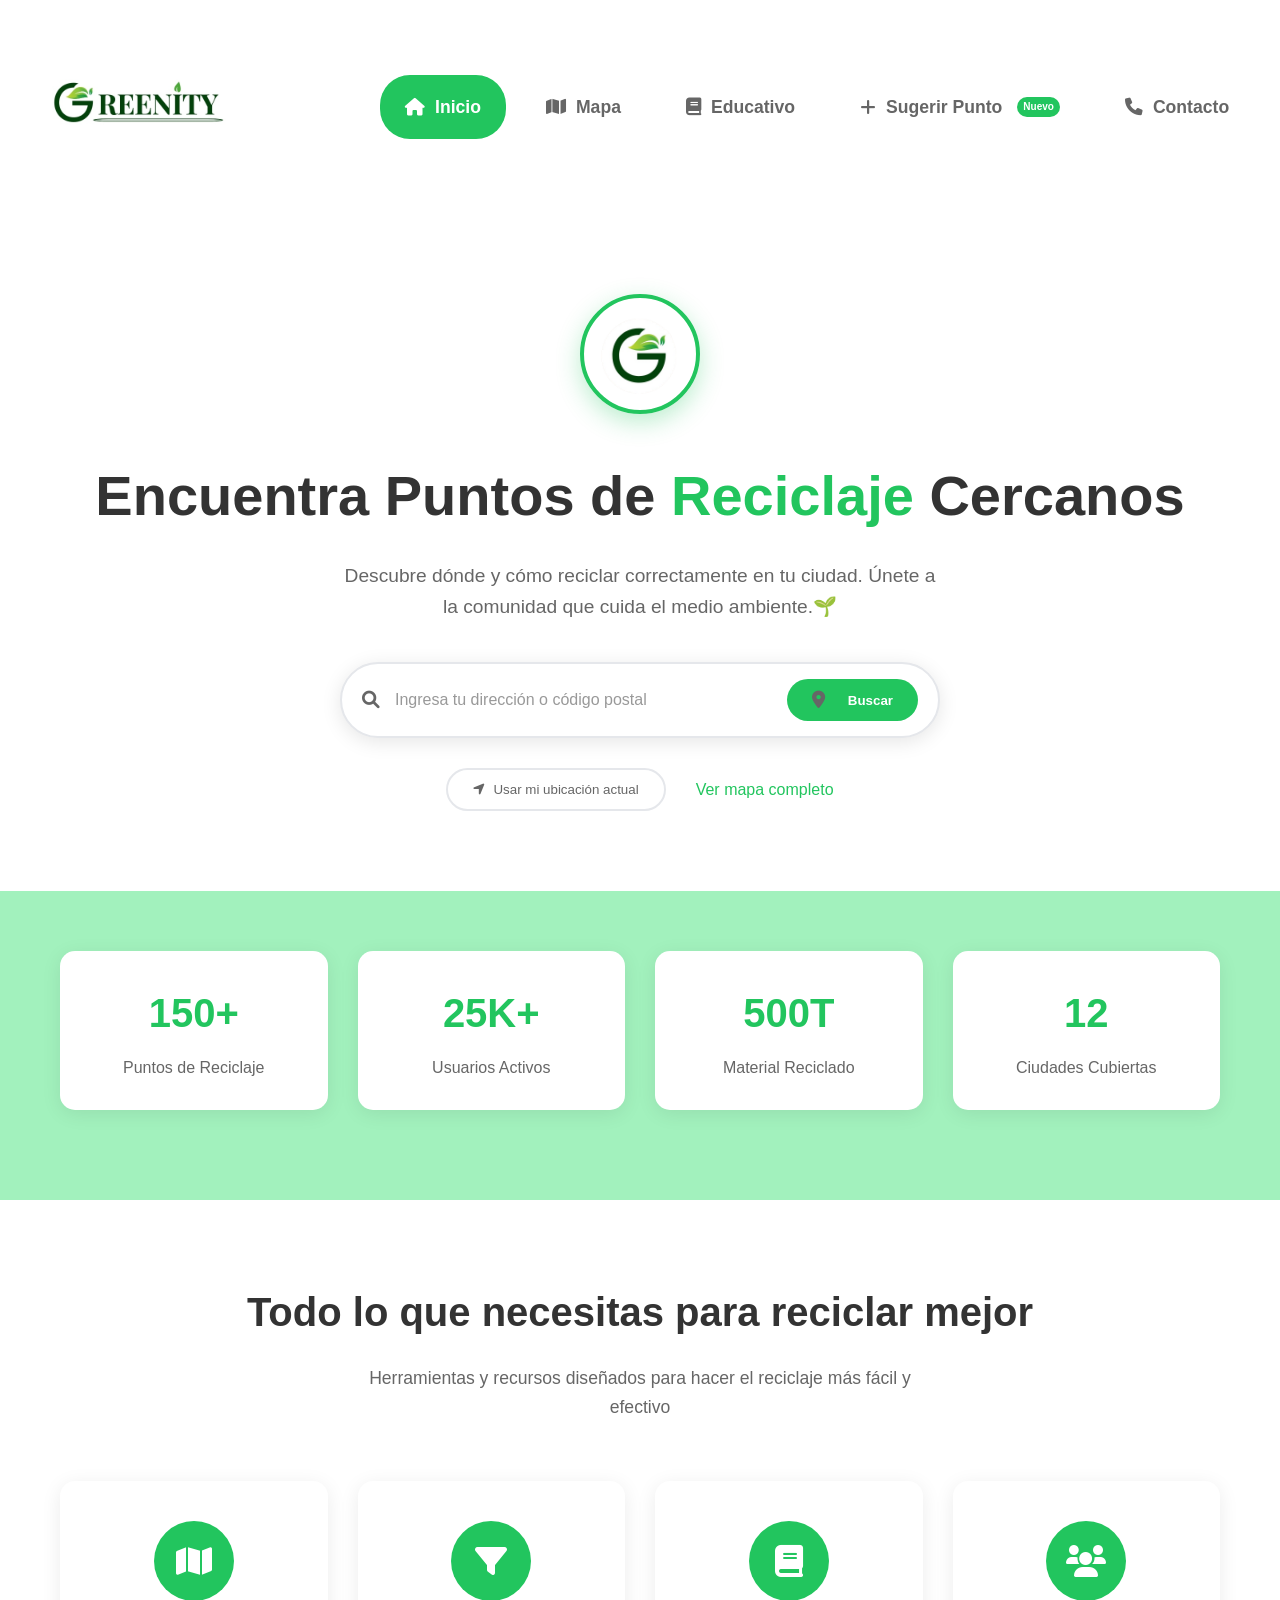
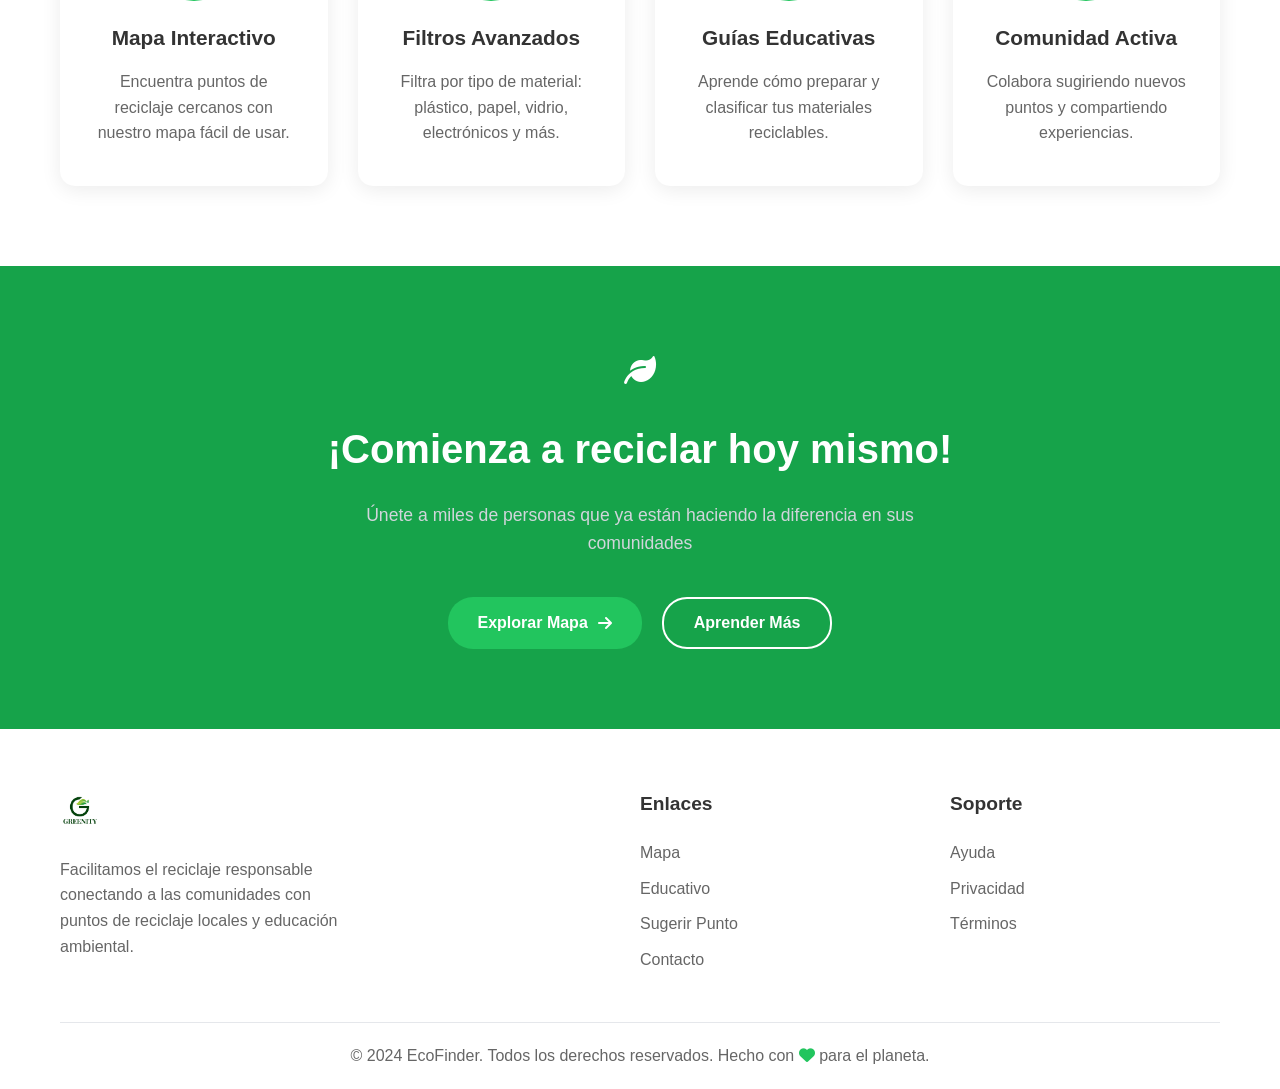
<file: index.html>
<!DOCTYPE html>
<html lang="es">

<head>
    <meta charset="UTF-8">
    <meta name="viewport" content="width=device-width, initial-scale=1.0">
    <title>Grennity - Encuentra Puntos de Reciclaje</title>
    <link rel="icon" type="image/png" href="/Img/LogoGnormal.png">
    <link rel="stylesheet" href="Styles/index.css">
    <link href="https://cdnjs.cloudflare.com/ajax/libs/font-awesome/6.0.0/css/all.min.css" rel="stylesheet">
</head>

<body>
    <!-- Header -->
    <header class="header">
        <div class="container">
            <div class="logo">
                <img src="Img/LogoNavBar.jpg" alt="Grennity Logo">
            </div>
            <nav class="nav">
                <a href="/index.html" class="nav-item active">
                    <i class="fas fa-home"></i>
                    Inicio
                </a>
                <a href="/pages/Mapa.html" class="nav-item">
                    <i class="fas fa-map"></i>
                    Mapa
                </a>
                <a href="/pages/Educativo.html" class="nav-item">
                    <i class="fas fa-book"></i>
                    Educativo
                </a>
                <a href="/pages/SugerirPunto.html" class="nav-item">
                    <i class="fas fa-plus"></i>
                    Sugerir Punto
                    <span class="new-badge">Nuevo</span>
                </a>
                <a href="/pages/Contacto.html" class="nav-item">
                    <i class="fas fa-phone"></i>
                    Contacto
                </a>
                <a href="/pages/Configuracion.html" class="nav-item">
                    <i class="fas fa-cog"></i>
                    Configuración
                </a>
                <button class="login-btn">
                    <i class="fas fa-user"></i>
                    Iniciar Sesión
                </button>
            </nav>
        </div>
    </header>

    <!-- Hero Section -->
    <section class="hero">
        <div class="container">
            <div class="hero-content">

                <div class="LogoPrincipal">
                    <img src="/Img/LogoGnormal.png" alt="Grennity Logo">
                </div>

                <h1 class="hero-title">
                    Encuentra Puntos de <span class="highlight">Reciclaje</span> Cercanos
                </h1>
                <p class="hero-subtitle">
                    Descubre dónde y cómo reciclar correctamente en tu ciudad. Únete a la comunidad que cuida el medio
                    ambiente.🌱
                </p>
                <div class="search-container">
                    <div class="search-bar">
                        <i class="fas fa-search"></i>
                        <input type="text" placeholder="Ingresa tu dirección o código postal">
                        <button class="search-btn">
                            <i class="fas fa-map-marker-alt"></i>
                            Buscar
                        </button>
                    </div>
                </div>
                <div class="hero-actions">
                    <button class="location-btn">
                        <i class="fas fa-location-arrow"></i>
                        Usar mi ubicación actual
                    </button>
                    <a href="/pages/Mapa.html" class="map-link">Ver mapa completo</a>
                </div>
            </div>

        </div>
    </section>

    <!-- Statistics Section -->
    <section class="stats">
        <div class="container">
            <div class="stats-grid">
                <div class="stat-card">
                    <div class="stat-number">150+</div>
                    <div class="stat-label">Puntos de Reciclaje</div>
                </div>
                <div class="stat-card">
                    <div class="stat-number">25K+</div>
                    <div class="stat-label">Usuarios Activos</div>
                </div>
                <div class="stat-card">
                    <div class="stat-number">500T</div>
                    <div class="stat-label">Material Reciclado</div>
                </div>
                <div class="stat-card">
                    <div class="stat-number">12</div>
                    <div class="stat-label">Ciudades Cubiertas</div>
                </div>
            </div>
            
        </div>
    </section>

    <!-- Features Section -->
    <section class="features">
        <div class="container">
            <h2 class="features-title">Todo lo que necesitas para reciclar mejor</h2>
            <p class="features-subtitle">Herramientas y recursos diseñados para hacer el reciclaje más fácil y efectivo
            </p>
            <div class="features-grid">
                <div class="feature-card">
                    <div class="feature-icon">
                        <i class="fas fa-map"></i>
                    </div>
                    <h3 class="feature-title">Mapa Interactivo</h3>
                    <p class="feature-description">Encuentra puntos de reciclaje cercanos con nuestro mapa fácil de
                        usar.</p>
                </div>
                <div class="feature-card">
                    <div class="feature-icon">
                        <i class="fas fa-filter"></i>
                    </div>
                    <h3 class="feature-title">Filtros Avanzados</h3>
                    <p class="feature-description">Filtra por tipo de material: plástico, papel, vidrio, electrónicos y
                        más.</p>
                </div>
                <div class="feature-card">
                    <div class="feature-icon">
                        <i class="fas fa-book"></i>
                    </div>
                    <h3 class="feature-title">Guías Educativas</h3>
                    <p class="feature-description">Aprende cómo preparar y clasificar tus materiales reciclables.</p>
                </div>
                <div class="feature-card">
                    <div class="feature-icon">
                        <i class="fas fa-users"></i>
                    </div>
                    <h3 class="feature-title">Comunidad Activa</h3>
                    <p class="feature-description">Colabora sugiriendo nuevos puntos y compartiendo experiencias.</p>
                </div>
            </div>
        </div>
    </section>

    <!-- Call to Action Section -->
    <section class="cta">
        <div class="container">
            <div class="cta-icon">
                <i class="fas fa-leaf"></i>
            </div>
            <h2 class="cta-title">¡Comienza a reciclar hoy mismo!</h2>
            <p class="cta-subtitle">Únete a miles de personas que ya están haciendo la diferencia en sus comunidades</p>
            <div class="cta-buttons">
                <button class="cta-btn primary">
                    Explorar Mapa
                    <i class="fas fa-arrow-right"></i>
                </button>
                <button class="cta-btn secondary">Aprender Más</button>
            </div>
        </div>
    </section>

    <!-- Footer -->
    <footer class="footer">
        <div class="container">
            <div class="footer-content">
                <div class="footer-section">
                    <div class="footer-logo">
                        <img src="Img/LogoCompleto.jpg" alt="Grennity Logo">
                    </div>
                    <p class="footer-description">
                        Facilitamos el reciclaje responsable conectando a las comunidades con puntos de reciclaje
                        locales y educación ambiental.
                    </p>
                </div>
                <div class="footer-section">
                    <h3 class="footer-title">Enlaces</h3>
                    <ul class="footer-links">
                        <li><a href="/pages/Mapa.html">Mapa</a></li>
                        <li><a href="/pages/Educativo.html">Educativo</a></li>
                        <li><a href="/pages/SugerirPunto.html">Sugerir Punto</a></li>
                        <li><a href="/pages/Contacto.html">Contacto</a></li>
                    </ul>
                </div>
                <div class="footer-section">
                    <h3 class="footer-title">Soporte</h3>
                    <ul class="footer-links">
                        <li><a href="/pages/Ayuda.html">Ayuda</a></li>
                        <li><a href="/pages/Privacidad.html">Privacidad</a></li>
                        <li><a href="/pages/Terminos.html">Términos</a></li>
                    </ul>
                </div>
            </div>
            <div class="footer-bottom">
                <p>© 2024 EcoFinder. Todos los derechos reservados. Hecho con <i class="fas fa-heart"></i> para el
                    planeta.</p>
            </div>
        </div>
    </footer>

    <script type="text/javascript">
        (function(d, t) {
            var v = d.createElement(t), s = d.getElementsByTagName(t)[0];
            v.onload = function() {
              window.voiceflow.chat.load({
                verify: { projectID: '68ce0e495682320b1b0f1dfe' },
                url: 'https://general-runtime.voiceflow.com',
                versionID: 'production',
                voice: {
                  url: "https://runtime-api.voiceflow.com"
                }
              });
            }
            v.src = "https://cdn.voiceflow.com/widget-next/bundle.mjs"; 
            v.type = "text/javascript"; 
            s.parentNode.insertBefore(v, s);
        })(document, 'script');
      </script>
      

    <script src="/Logic/index.js"></script>
</body>

</html>
</file>
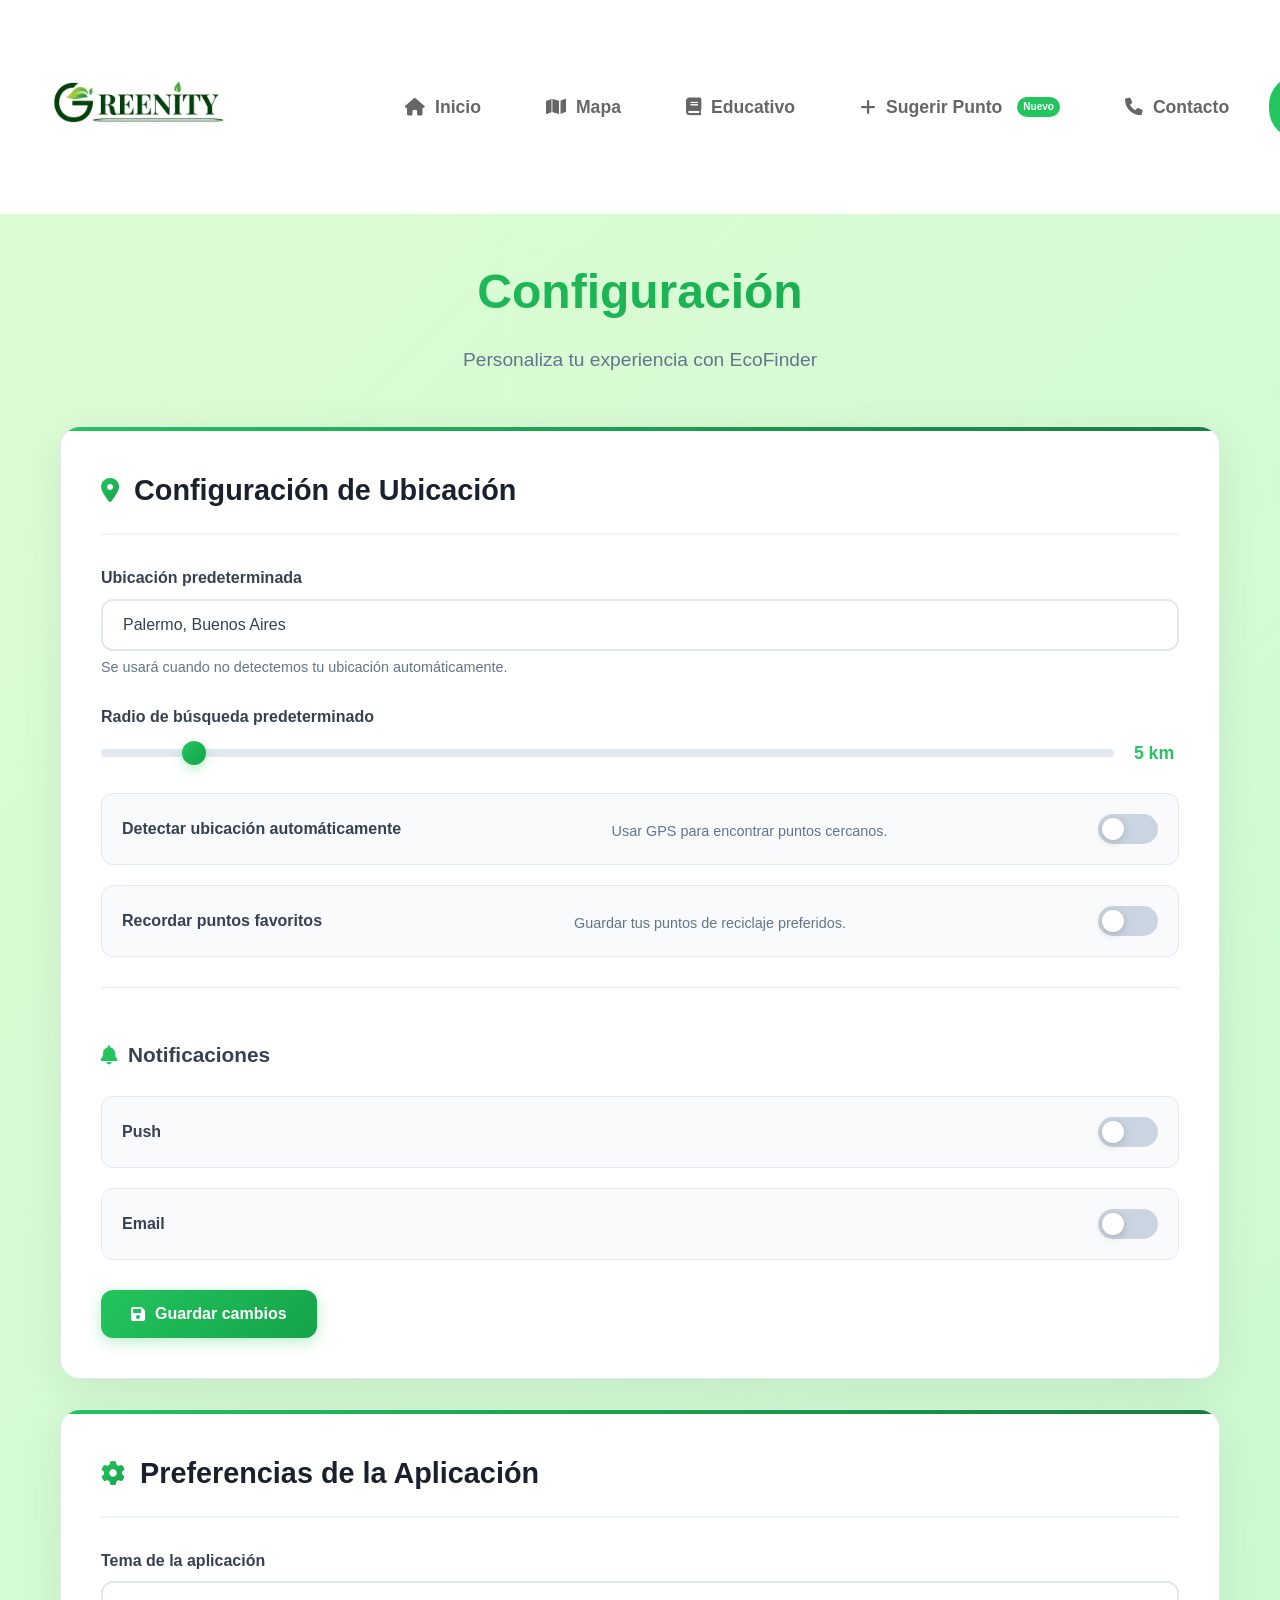
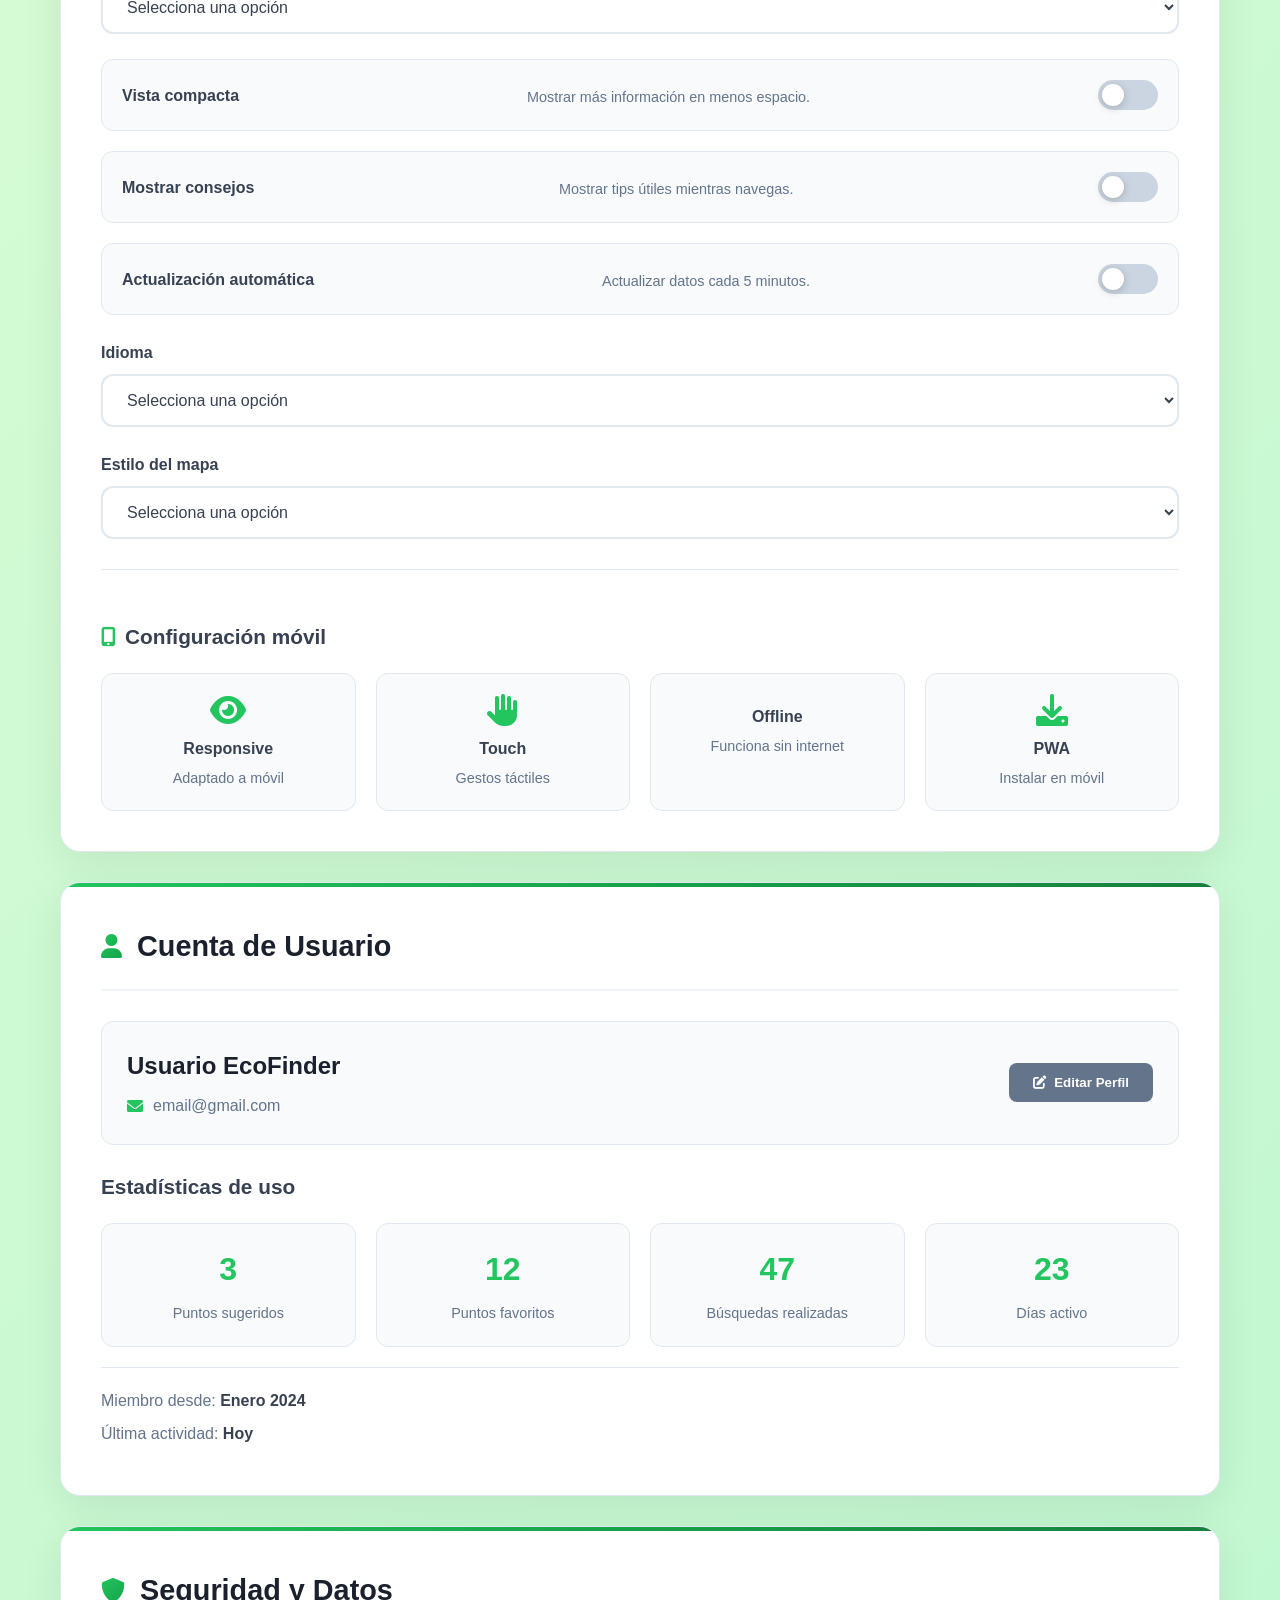
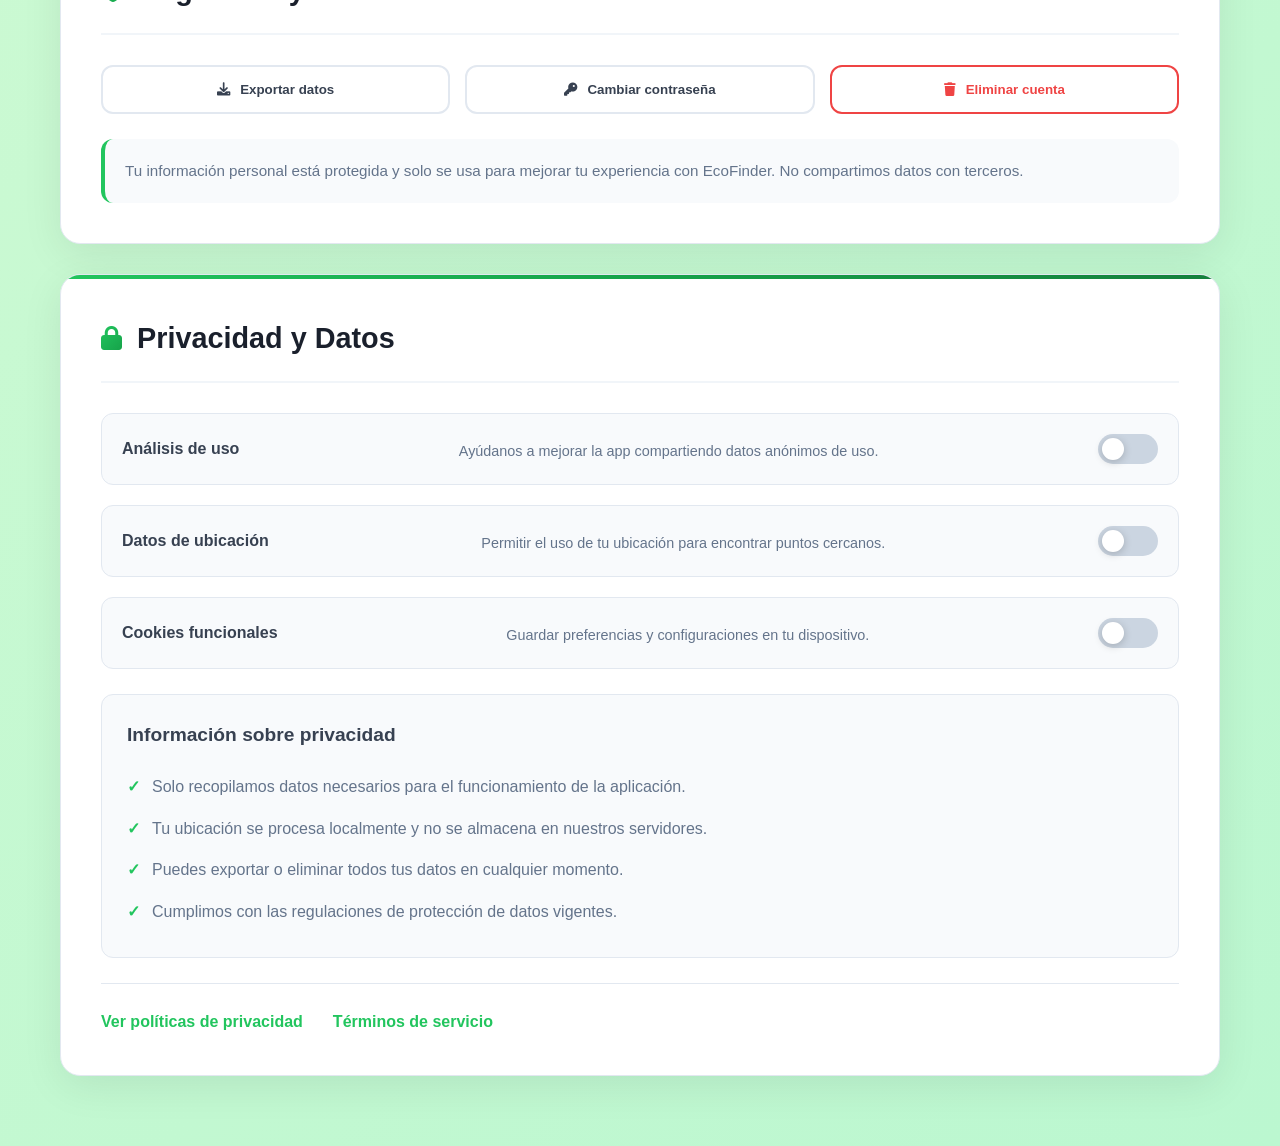
<file: pages/Configuracion.html>
<!DOCTYPE html>
<html lang="es">
<head>
    <meta charset="UTF-8">
    <meta name="viewport" content="width=device-width, initial-scale=1.0">
    <title>Configuración - Grennity</title>
    <link rel="icon" type="image/png" href="/Img/LogoGnormal.png">
    <link rel="stylesheet" href="../Styles/Configuracion.css">
    <link href="https://cdnjs.cloudflare.com/ajax/libs/font-awesome/6.0.0/css/all.min.css" rel="stylesheet">
</head>
<body>
    <!-- Header -->
    <header class="header">
        <div class="container">
            <div class="logo">
                <img src="../Img/LogoNavBar.jpg" alt="Grennity Logo">
            </div>
            <nav class="nav">
                <a href="/index.html" class="nav-item">
                    <i class="fas fa-home"></i>
                    Inicio
                </a>
                <a href="/pages/Mapa.html" class="nav-item">
                    <i class="fas fa-map"></i>
                    Mapa
                </a>
                <a href="/pages/Educativo.html" class="nav-item">
                    <i class="fas fa-book"></i>
                    Educativo
                </a>
                <a href="/pages/SugerirPunto.html" class="nav-item">
                    <i class="fas fa-plus"></i>
                    Sugerir Punto
                    <span class="new-badge">Nuevo</span>
                </a>
                <a href="/pages/Contacto.html" class="nav-item">
                    <i class="fas fa-phone"></i>
                    Contacto
                </a>
                <a href="/pages/Configuracion.html" class="nav-item active">
                    <i class="fas fa-cog"></i>
                    Configuración
                </a>
                <button class="login-btn">
                    <i class="fas fa-user"></i>
                    Iniciar Sesión
                </button>
            </nav>
        </div>
    </header>

    <!-- Main Content -->
    <main class="main-content">
        <div class="container">
            <div class="config-header">
                <h1>Configuración</h1>
                <p>Personaliza tu experiencia con EcoFinder</p>
            </div>

            <!-- Configuración de Ubicación -->
            <section class="config-section">
                <div class="section-header">
                    <i class="fas fa-map-marker-alt"></i>
                    <h2>Configuración de Ubicación</h2>
                </div>
                
                <div class="form-group">
                    <label for="default-location">Ubicación predeterminada</label>
                    <input type="text" id="default-location" placeholder="Ej: Palermo, Buenos Aires">
                    <small>Se usará cuando no detectemos tu ubicación automáticamente.</small>
                </div>

                <div class="form-group">
                    <label for="search-radius">Radio de búsqueda predeterminado</label>
                    <div class="slider-container">
                        <input type="range" id="search-radius" min="1" max="50" value="10" class="slider">
                        <span class="slider-value">5 km</span>
                    </div>
                </div>

                <div class="toggle-group">
                    <div class="toggle-item">
                        <span>Detectar ubicación automáticamente</span>
                        <small>Usar GPS para encontrar puntos cercanos.</small>
                        <label class="toggle-switch">
                            <input type="checkbox" id="auto-location">
                            <span class="slider-toggle"></span>
                        </label>
                    </div>

                    <div class="toggle-item">
                        <span>Recordar puntos favoritos</span>
                        <small>Guardar tus puntos de reciclaje preferidos.</small>
                        <label class="toggle-switch">
                            <input type="checkbox" id="remember-favorites">
                            <span class="slider-toggle"></span>
                        </label>
                    </div>
                </div>

                <div class="notifications-group">
                    <div class="section-subheader">
                        <i class="fas fa-bell"></i>
                        <h3>Notificaciones</h3>
                    </div>
                    <div class="toggle-group">
                        <div class="toggle-item">
                            <span>Push</span>
                            <label class="toggle-switch">
                                <input type="checkbox" id="push-notifications">
                                <span class="slider-toggle"></span>
                            </label>
                        </div>
                        <div class="toggle-item">
                            <span>Email</span>
                            <label class="toggle-switch">
                                <input type="checkbox" id="email-notifications">
                                <span class="slider-toggle"></span>
                            </label>
                        </div>
                    </div>
                </div>

                <button class="save-btn">
                    <i class="fas fa-save"></i>
                    Guardar cambios
                </button>
            </section>

            <!-- Preferencias de la Aplicación -->
            <section class="config-section">
                <div class="section-header">
                    <i class="fas fa-cog"></i>
                    <h2>Preferencias de la Aplicación</h2>
                </div>

                <div class="form-group">
                    <label for="app-theme">Tema de la aplicación</label>
                    <select id="app-theme" class="custom-select">
                        <option value="">Selecciona una opción</option>
                        <option value="light">Claro</option>
                        <option value="dark">Oscuro</option>
                        <option value="auto">Automático</option>
                    </select>
                </div>

                <div class="toggle-group">
                    <div class="toggle-item">
                        <span>Vista compacta</span>
                        <small>Mostrar más información en menos espacio.</small>
                        <label class="toggle-switch">
                            <input type="checkbox" id="compact-view">
                            <span class="slider-toggle"></span>
                        </label>
                    </div>

                    <div class="toggle-item">
                        <span>Mostrar consejos</span>
                        <small>Mostrar tips útiles mientras navegas.</small>
                        <label class="toggle-switch">
                            <input type="checkbox" id="show-tips">
                            <span class="slider-toggle"></span>
                        </label>
                    </div>

                    <div class="toggle-item">
                        <span>Actualización automática</span>
                        <small>Actualizar datos cada 5 minutos.</small>
                        <label class="toggle-switch">
                            <input type="checkbox" id="auto-update">
                            <span class="slider-toggle"></span>
                        </label>
                    </div>
                </div>

                <div class="form-group">
                    <label for="language">Idioma</label>
                    <select id="language" class="custom-select">
                        <option value="">Selecciona una opción</option>
                        <option value="es">Español</option>
                        <option value="en">English</option>
                        <option value="pt">Português</option>
                    </select>
                </div>

                <div class="form-group">
                    <label for="map-style">Estilo del mapa</label>
                    <select id="map-style" class="custom-select">
                        <option value="">Selecciona una opción</option>
                        <option value="standard">Estándar</option>
                        <option value="satellite">Satélite</option>
                        <option value="terrain">Terreno</option>
                    </select>
                </div>

                <div class="mobile-config">
                    <div class="section-subheader">
                        <i class="fas fa-mobile-alt"></i>
                        <h3>Configuración móvil</h3>
                    </div>
                    <div class="feature-grid">
                        <div class="feature-item">
                            <i class="fas fa-eye"></i>
                            <span>Responsive</span>
                            <small>Adaptado a móvil</small>
                        </div>
                        <div class="feature-item">
                            <i class="fas fa-hand-paper"></i>
                            <span>Touch</span>
                            <small>Gestos táctiles</small>
                        </div>
                        <div class="feature-item">
                            <i class="fas fa-cloud-slash"></i>
                            <span>Offline</span>
                            <small>Funciona sin internet</small>
                        </div>
                        <div class="feature-item">
                            <i class="fas fa-download"></i>
                            <span>PWA</span>
                            <small>Instalar en móvil</small>
                        </div>
                    </div>
                </div>
            </section>

            <!-- Cuenta de Usuario -->
            <section class="config-section">
                <div class="section-header">
                    <i class="fas fa-user"></i>
                    <h2>Cuenta de Usuario</h2>
                </div>

                <div class="user-info">
                    <div class="user-details">
                        <div class="user-name">Usuario EcoFinder</div>
                        <div class="user-email">
                            <i class="fas fa-envelope"></i>
                            email@gmail.com
                        </div>
                    </div>
                    <button class="edit-profile-btn">
                        <i class="fas fa-edit"></i>
                        Editar Perfil
                    </button>
                </div>

                <div class="usage-stats">
                    <h3>Estadísticas de uso</h3>
                    <div class="stats-grid">
                        <div class="stat-item">
                            <span class="stat-number">3</span>
                            <span class="stat-label">Puntos sugeridos</span>
                        </div>
                        <div class="stat-item">
                            <span class="stat-number">12</span>
                            <span class="stat-label">Puntos favoritos</span>
                        </div>
                        <div class="stat-item">
                            <span class="stat-number">47</span>
                            <span class="stat-label">Búsquedas realizadas</span>
                        </div>
                        <div class="stat-item">
                            <span class="stat-number">23</span>
                            <span class="stat-label">Días activo</span>
                        </div>
                    </div>
                    <div class="user-meta">
                        <p>Miembro desde: <strong>Enero 2024</strong></p>
                        <p>Última actividad: <strong>Hoy</strong></p>
                    </div>
                </div>
            </section>

            <!-- Seguridad y Datos -->
            <section class="config-section">
                <div class="section-header">
                    <i class="fas fa-shield-alt"></i>
                    <h2>Seguridad y Datos</h2>
                </div>

                <div class="security-buttons">
                    <button class="security-btn">
                        <i class="fas fa-download"></i>
                        Exportar datos
                    </button>
                    <button class="security-btn">
                        <i class="fas fa-key"></i>
                        Cambiar contraseña
                    </button>
                    <button class="security-btn danger">
                        <i class="fas fa-trash"></i>
                        Eliminar cuenta
                    </button>
                </div>

                <p class="security-info">
                    Tu información personal está protegida y solo se usa para mejorar tu experiencia con EcoFinder. No compartimos datos con terceros.
                </p>
            </section>

            <!-- Privacidad y Datos -->
            <section class="config-section">
                <div class="section-header">
                    <i class="fas fa-lock"></i>
                    <h2>Privacidad y Datos</h2>
                </div>

                <div class="toggle-group">
                    <div class="toggle-item">
                        <span>Análisis de uso</span>
                        <small>Ayúdanos a mejorar la app compartiendo datos anónimos de uso.</small>
                        <label class="toggle-switch">
                            <input type="checkbox" id="usage-analysis">
                            <span class="slider-toggle"></span>
                        </label>
                    </div>

                    <div class="toggle-item">
                        <span>Datos de ubicación</span>
                        <small>Permitir el uso de tu ubicación para encontrar puntos cercanos.</small>
                        <label class="toggle-switch">
                            <input type="checkbox" id="location-data">
                            <span class="slider-toggle"></span>
                        </label>
                    </div>

                    <div class="toggle-item">
                        <span>Cookies funcionales</span>
                        <small>Guardar preferencias y configuraciones en tu dispositivo.</small>
                        <label class="toggle-switch">
                            <input type="checkbox" id="functional-cookies">
                            <span class="slider-toggle"></span>
                        </label>
                    </div>
                </div>

                <div class="privacy-info">
                    <h3>Información sobre privacidad</h3>
                    <ul>
                        <li>Solo recopilamos datos necesarios para el funcionamiento de la aplicación.</li>
                        <li>Tu ubicación se procesa localmente y no se almacena en nuestros servidores.</li>
                        <li>Puedes exportar o eliminar todos tus datos en cualquier momento.</li>
                        <li>Cumplimos con las regulaciones de protección de datos vigentes.</li>
                    </ul>
                </div>

                <div class="privacy-links">
                    <a href="#" class="privacy-link">Ver políticas de privacidad</a>
                    <a href="#" class="privacy-link">Términos de servicio</a>
                </div>
            </section>
        </div>
    </main>

    <script type="text/javascript">
        (function(d, t) {
            var v = d.createElement(t), s = d.getElementsByTagName(t)[0];
            v.onload = function() {
              window.voiceflow.chat.load({
                verify: { projectID: '68ce0e495682320b1b0f1dfe' },
                url: 'https://general-runtime.voiceflow.com',
                versionID: 'production',
                voice: {
                  url: "https://runtime-api.voiceflow.com"
                }
              });
            }
            v.src = "https://cdn.voiceflow.com/widget-next/bundle.mjs"; 
            v.type = "text/javascript"; 
            s.parentNode.insertBefore(v, s);
        })(document, 'script');
      </script>

    <script src="../Logic/Configuracion.js"></script>
</body>
</html>
</file>
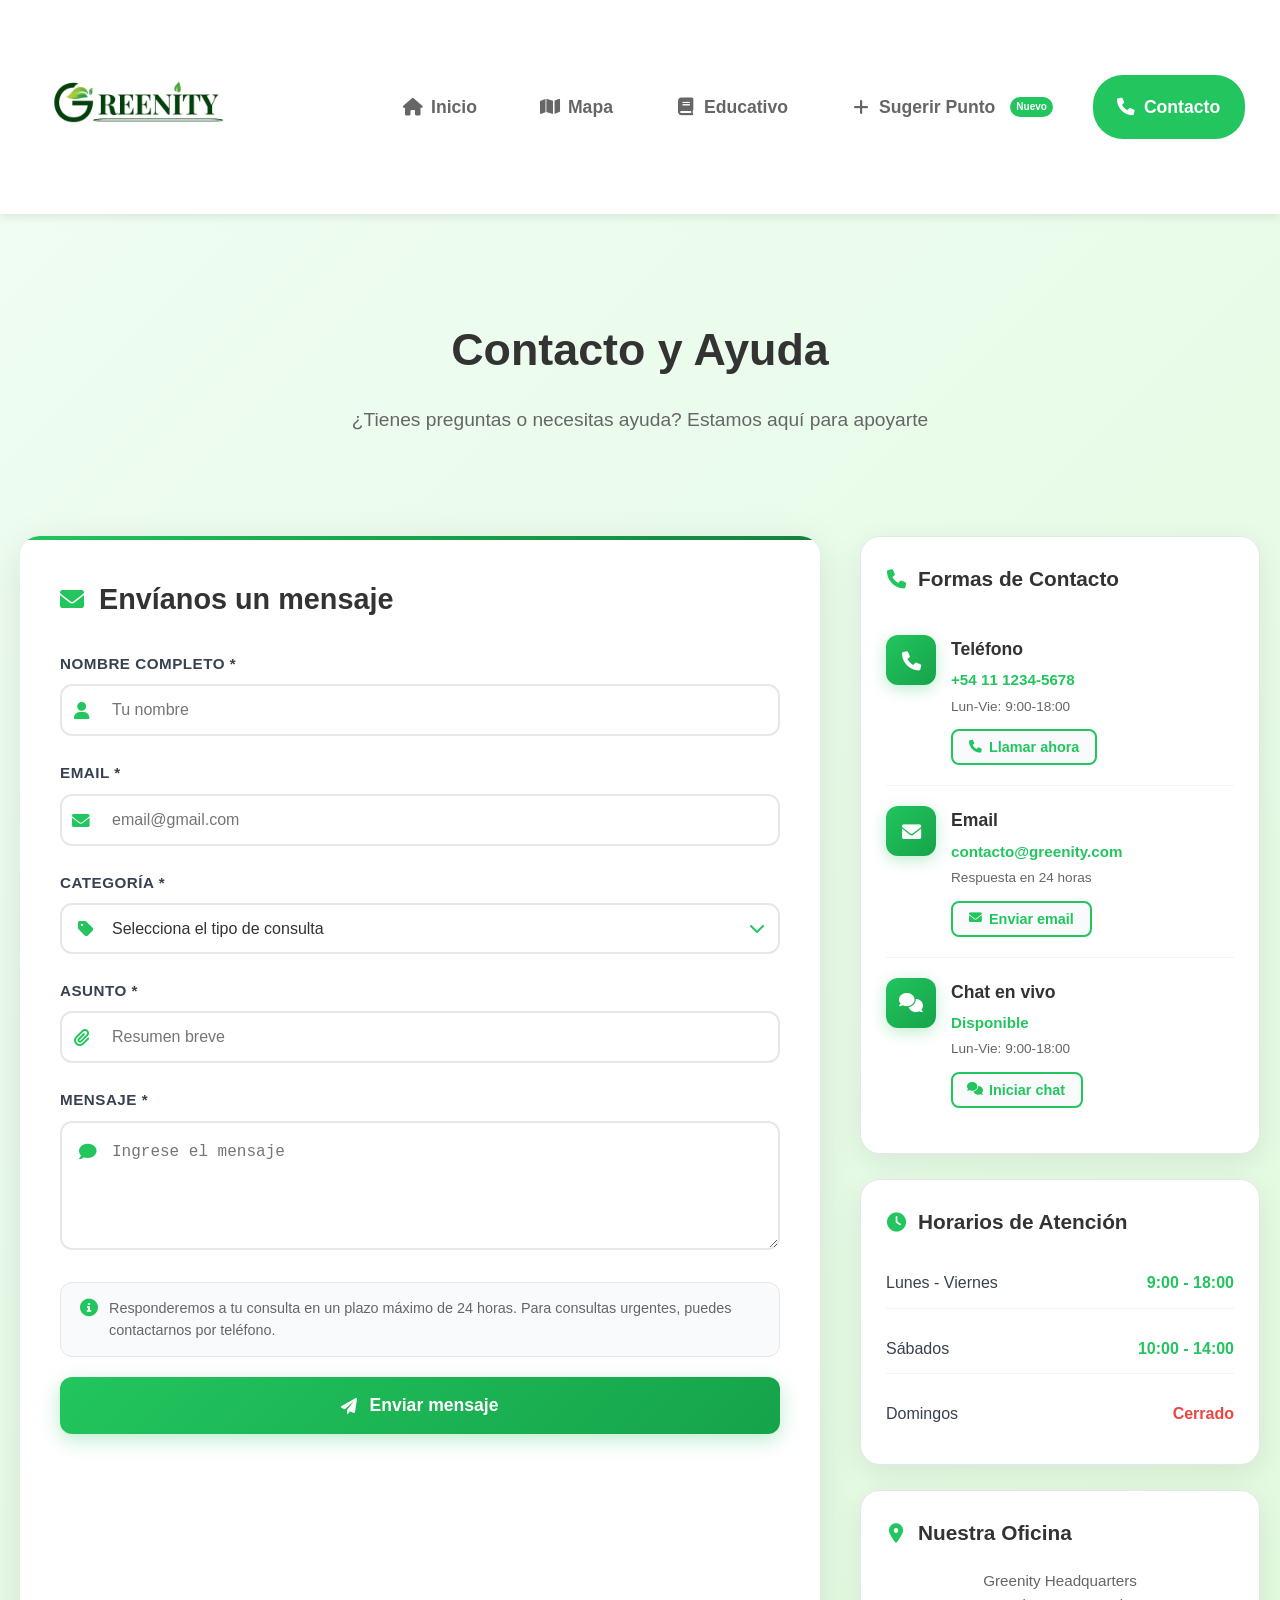
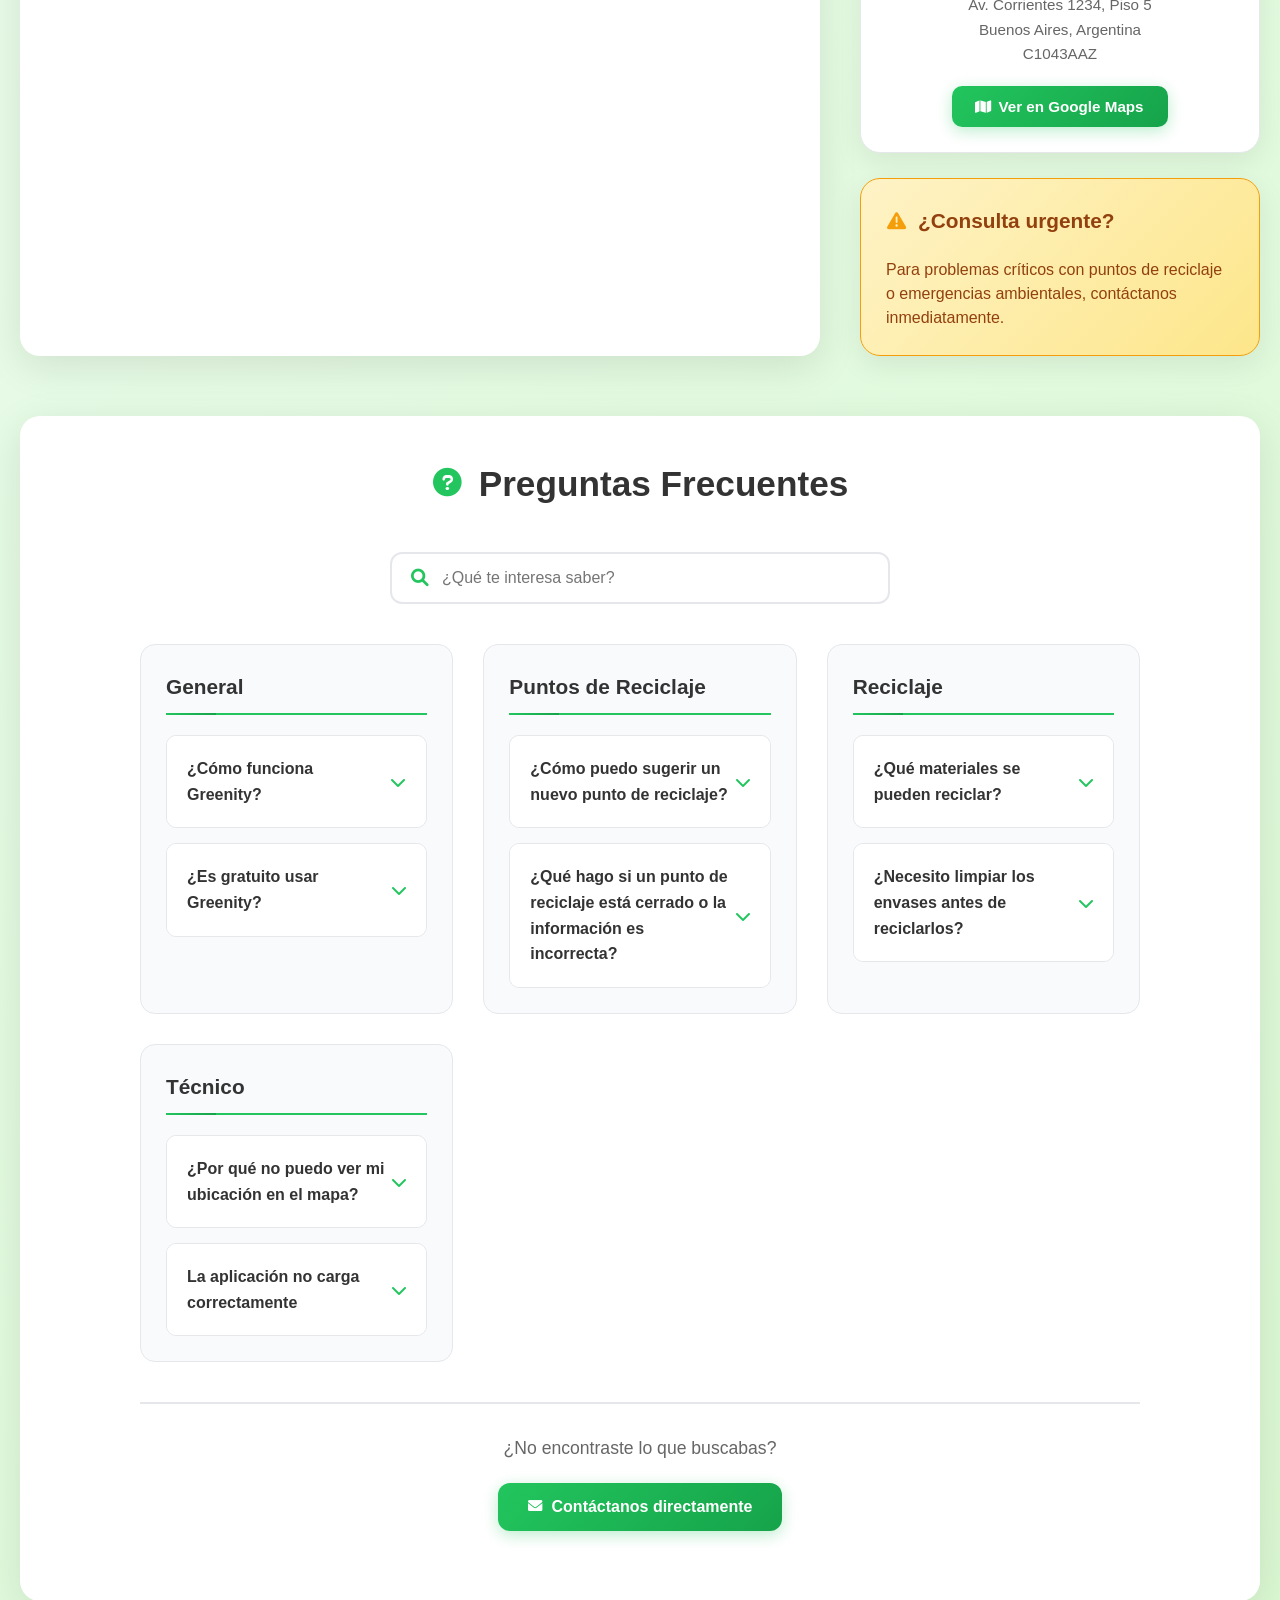
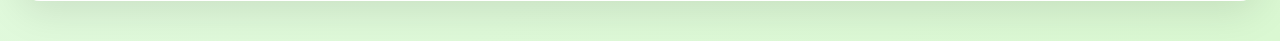
<file: pages/Contacto.html>
<!DOCTYPE html>
<html lang="es">
<head>
    <meta charset="UTF-8">
    <meta name="viewport" content="width=device-width, initial-scale=1.0">
    <title>Contacto - Grennity</title>
    <link rel="icon" type="image/png" href="/Img/LogoGnormal.png">
    <link rel="stylesheet" href="../Styles/Contacto.css">
    <link href="https://cdnjs.cloudflare.com/ajax/libs/font-awesome/6.0.0/css/all.min.css" rel="stylesheet">
</head>
<body>
    <!-- Header -->
    <header class="header">
        <div class="container">
            <div class="logo">
                <img src="../Img/LogoNavBar.jpg" alt="Grennity Logo">
            </div>
            <nav class="nav">
                <a href="/index.html" class="nav-item">
                    <i class="fas fa-home"></i>
                    Inicio
                </a>
                <a href="/pages/Mapa.html" class="nav-item">
                    <i class="fas fa-map"></i>
                    Mapa
                </a>
                <a href="/pages/Educativo.html" class="nav-item">
                    <i class="fas fa-book"></i>
                    Educativo
                </a>
                <a href="/pages/SugerirPunto.html" class="nav-item">
                    <i class="fas fa-plus"></i>
                    Sugerir Punto
                    <span class="new-badge">Nuevo</span>
                </a>
                <a href="/pages/Contacto.html" class="nav-item active">
                    <i class="fas fa-phone"></i>
                    Contacto
                </a>
                <a href="/pages/Configuracion.html" class="nav-item">
                    <i class="fas fa-cog"></i>
                    Configuración
                </a>
                <button class="login-btn">
                    <i class="fas fa-user"></i>
                    Iniciar Sesión
                </button>
            </nav>
        </div>
    </header>

    <!-- Main Content -->
    <main class="main-content">
        <div class="container">
            <!-- Hero Section -->
            <section class="hero-section">
                <div class="hero-content">
                    <h1 class="hero-title">Contacto y Ayuda</h1>
                    <p class="hero-subtitle">¿Tienes preguntas o necesitas ayuda? Estamos aquí para apoyarte</p>
                </div>
            </section>

            <!-- Main Grid Layout -->
            <div class="main-grid">
                <!-- Contact Form Section -->
                <section class="form-section">
                    <div class="form-container">
                        <h2 class="form-title">
                            <i class="fas fa-envelope"></i>
                            Envíanos un mensaje
                        </h2>
                        
                        <form class="contact-form" id="contactForm">
                            <div class="form-field">
                                <label for="fullName" class="field-label">Nombre completo *</label>
                                <input type="text" id="fullName" name="fullName" class="form-input" placeholder="Tu nombre" required>
                                <div class="field-icon">
                                    <i class="fas fa-user"></i>
                                </div>
                            </div>

                            <div class="form-field">
                                <label for="email" class="field-label">Email *</label>
                                <input type="email" id="email" name="email" class="form-input" placeholder="email@gmail.com" required>
                                <div class="field-icon">
                                    <i class="fas fa-envelope"></i>
                                </div>
                            </div>

                            <div class="form-field">
                                <label for="category" class="field-label">Categoría *</label>
                                <div class="select-container">
                                    <select id="category" name="category" class="form-select" required>
                                        <option value="">Selecciona el tipo de consulta</option>
                                        <option value="general">Consulta General</option>
                                        <option value="technical">Soporte Técnico</option>
                                        <option value="suggestion">Sugerencia</option>
                                        <option value="report">Reportar Problema</option>
                                        <option value="business">Asociación Comercial</option>
                                    </select>
                                    <div class="field-icon">
                                        <i class="fas fa-tag"></i>
                                    </div>
                                    <div class="select-arrow">
                                        <i class="fas fa-chevron-down"></i>
                                    </div>
                                </div>
                            </div>

                            <div class="form-field">
                                <label for="subject" class="field-label">Asunto *</label>
                                <input type="text" id="subject" name="subject" class="form-input" placeholder="Resumen breve" required>
                                <div class="field-icon">
                                    <i class="fas fa-paperclip"></i>
                                </div>
                            </div>

                            <div class="form-field">
                                <label for="message" class="field-label">Mensaje *</label>
                                <textarea id="message" name="message" class="form-textarea" placeholder="Ingrese el mensaje" rows="5" required></textarea>
                                <div class="field-icon">
                                    <i class="fas fa-comment"></i>
                                </div>
                            </div>

                            <div class="form-info">
                                <i class="fas fa-info-circle"></i>
                                <p>Responderemos a tu consulta en un plazo máximo de 24 horas. Para consultas urgentes, puedes contactarnos por teléfono.</p>
                            </div>

                            <button type="submit" class="submit-btn">
                                <i class="fas fa-paper-plane"></i>
                                Enviar mensaje
                            </button>
                        </form>
                    </div>
                </section>

                <!-- Information Sidebar -->
                <aside class="info-sidebar">
                    <!-- Contact Methods Card -->
                    <div class="info-card contact-methods">
                        <h3 class="card-title">
                            <i class="fas fa-phone"></i>
                            Formas de Contacto
                        </h3>
                        
                        <div class="contact-method">
                            <div class="method-icon">
                                <i class="fas fa-phone"></i>
                            </div>
                            <div class="method-content">
                                <h4>Teléfono</h4>
                                <p class="method-detail">+54 11 1234-5678</p>
                                <p class="method-schedule">Lun-Vie: 9:00-18:00</p>
                                <button class="method-btn">
                                    <i class="fas fa-phone"></i>
                                    Llamar ahora
                                </button>
                            </div>
                        </div>

                        <div class="contact-method">
                            <div class="method-icon">
                                <i class="fas fa-envelope"></i>
                            </div>
                            <div class="method-content">
                                <h4>Email</h4>
                                <p class="method-detail">contacto@greenity.com</p>
                                <p class="method-schedule">Respuesta en 24 horas</p>
                                <button class="method-btn">
                                    <i class="fas fa-envelope"></i>
                                    Enviar email
                                </button>
                            </div>
                        </div>

                        <div class="contact-method">
                            <div class="method-icon">
                                <i class="fas fa-comments"></i>
                            </div>
                            <div class="method-content">
                                <h4>Chat en vivo</h4>
                                <p class="method-detail">Disponible</p>
                                <p class="method-schedule">Lun-Vie: 9:00-18:00</p>
                                <button class="method-btn">
                                    <i class="fas fa-comments"></i>
                                    Iniciar chat
                                </button>
                            </div>
                        </div>
                    </div>

                    <!-- Office Hours Card -->
                    <div class="info-card office-hours">
                        <h3 class="card-title">
                            <i class="fas fa-clock"></i>
                            Horarios de Atención
                        </h3>
                        <div class="hours-list">
                            <div class="hour-item">
                                <span class="day">Lunes - Viernes</span>
                                <span class="time">9:00 - 18:00</span>
                            </div>
                            <div class="hour-item">
                                <span class="day">Sábados</span>
                                <span class="time">10:00 - 14:00</span>
                            </div>
                            <div class="hour-item">
                                <span class="day">Domingos</span>
                                <span class="time closed">Cerrado</span>
                            </div>
                        </div>
                    </div>

                    <!-- Office Location Card -->
                    <div class="info-card office-location">
                        <h3 class="card-title">
                            <i class="fas fa-map-marker-alt"></i>
                            Nuestra Oficina
                        </h3>
                        <div class="location-content">
                            <p class="address">Greenity Headquarters<br>
                            Av. Corrientes 1234, Piso 5<br>
                            Buenos Aires, Argentina<br>
                            C1043AAZ</p>
                            <button class="location-btn">
                                <i class="fas fa-map"></i>
                                Ver en Google Maps
                            </button>
                        </div>
                    </div>

                    <!-- Urgent Contact Card -->
                    <div class="info-card urgent-contact">
                        <h3 class="card-title">
                            <i class="fas fa-exclamation-triangle"></i>
                            ¿Consulta urgente?
                        </h3>
                        <p>Para problemas críticos con puntos de reciclaje o emergencias ambientales, contáctanos inmediatamente.</p>
                    </div>
                </aside>
            </div>

            <!-- FAQ Section -->
            <section class="faq-section">
                <div class="faq-container">
                    <h2 class="faq-title">
                        <i class="fas fa-question-circle"></i>
                        Preguntas Frecuentes
                    </h2>
                    
                    <div class="faq-search">
                        <div class="search-container">
                            <i class="fas fa-search"></i>
                            <input type="text" placeholder="¿Qué te interesa saber?" class="search-input">
                        </div>
                    </div>

                    <div class="faq-categories">
                        <!-- General Category -->
                        <div class="faq-category">
                            <h3 class="category-title">General</h3>
                            <div class="faq-items">
                                <div class="faq-item">
                                    <div class="faq-question">
                                        <span>¿Cómo funciona Greenity?</span>
                                        <i class="fas fa-chevron-down"></i>
                                    </div>
                                    <div class="faq-answer">
                                        <p>Greenity es una plataforma que te ayuda a encontrar puntos de reciclaje cercanos a tu ubicación. Simplemente abre el mapa, busca tu área y descubre los centros de reciclaje disponibles.</p>
                                    </div>
                                </div>
                                <div class="faq-item">
                                    <div class="faq-question">
                                        <span>¿Es gratuito usar Greenity?</span>
                                        <i class="fas fa-chevron-down"></i>
                                    </div>
                                    <div class="faq-answer">
                                        <p>Sí, Greenity es completamente gratuito. No cobramos por usar la plataforma ni por sugerir nuevos puntos de reciclaje.</p>
                                    </div>
                                </div>
                            </div>
                        </div>

                        <!-- Puntos de Reciclaje Category -->
                        <div class="faq-category">
                            <h3 class="category-title">Puntos de Reciclaje</h3>
                            <div class="faq-items">
                                <div class="faq-item">
                                    <div class="faq-question">
                                        <span>¿Cómo puedo sugerir un nuevo punto de reciclaje?</span>
                                        <i class="fas fa-chevron-down"></i>
                                    </div>
                                    <div class="faq-answer">
                                        <p>Puedes sugerir un nuevo punto usando el formulario "Sugerir Punto" en nuestro sitio web. Completa la información del lugar y nuestro equipo lo verificará antes de publicarlo.</p>
                                    </div>
                                </div>
                                <div class="faq-item">
                                    <div class="faq-question">
                                        <span>¿Qué hago si un punto de reciclaje está cerrado o la información es incorrecta?</span>
                                        <i class="fas fa-chevron-down"></i>
                                    </div>
                                    <div class="faq-answer">
                                        <p>Puedes reportar el problema usando el botón "Reportar" en la página del punto específico, o contactarnos directamente a través de este formulario.</p>
                                    </div>
                                </div>
                            </div>
                        </div>

                        <!-- Reciclaje Category -->
                        <div class="faq-category">
                            <h3 class="category-title">Reciclaje</h3>
                            <div class="faq-items">
                                <div class="faq-item">
                                    <div class="faq-question">
                                        <span>¿Qué materiales se pueden reciclar?</span>
                                        <i class="fas fa-chevron-down"></i>
                                    </div>
                                    <div class="faq-answer">
                                        <p>Se pueden reciclar plásticos, papel, cartón, vidrio, metales, electrónicos, pilas, aceite usado, textiles y materiales orgánicos. Cada punto acepta diferentes tipos de materiales.</p>
                                    </div>
                                </div>
                                <div class="faq-item">
                                    <div class="faq-question">
                                        <span>¿Necesito limpiar los envases antes de reciclarlos?</span>
                                        <i class="fas fa-chevron-down"></i>
                                    </div>
                                    <div class="faq-answer">
                                        <p>Sí, es recomendable enjuagar los envases para evitar contaminación y facilitar el proceso de reciclaje. No es necesario usar jabón, solo agua.</p>
                                    </div>
                                </div>
                            </div>
                        </div>

                        <!-- Técnico Category -->
                        <div class="faq-category">
                            <h3 class="category-title">Técnico</h3>
                            <div class="faq-items">
                                <div class="faq-item">
                                    <div class="faq-question">
                                        <span>¿Por qué no puedo ver mi ubicación en el mapa?</span>
                                        <i class="fas fa-chevron-down"></i>
                                    </div>
                                    <div class="faq-answer">
                                        <p>Verifica que tengas habilitada la geolocalización en tu navegador. También asegúrate de tener una conexión a internet estable.</p>
                                    </div>
                                </div>
                                <div class="faq-item">
                                    <div class="faq-question">
                                        <span>La aplicación no carga correctamente</span>
                                        <i class="fas fa-chevron-down"></i>
                                    </div>
                                    <div class="faq-answer">
                                        <p>Intenta refrescar la página o limpiar la caché de tu navegador. Si el problema persiste, contacta nuestro soporte técnico.</p>
                                    </div>
                                </div>
                            </div>
                        </div>
                    </div>

                    <div class="faq-footer">
                        <p>¿No encontraste lo que buscabas?</p>
                        <button class="contact-btn">
                            <i class="fas fa-envelope"></i>
                            Contáctanos directamente
                        </button>
                    </div>
                </div>
            </section>
        </div>
    </main>

    <script type="text/javascript">
        (function(d, t) {
            var v = d.createElement(t), s = d.getElementsByTagName(t)[0];
            v.onload = function() {
              window.voiceflow.chat.load({
                verify: { projectID: '68ce0e495682320b1b0f1dfe' },
                url: 'https://general-runtime.voiceflow.com',
                versionID: 'production',
                voice: {
                  url: "https://runtime-api.voiceflow.com"
                }
              });
            }
            v.src = "https://cdn.voiceflow.com/widget-next/bundle.mjs"; 
            v.type = "text/javascript"; 
            s.parentNode.insertBefore(v, s);
        })(document, 'script');
      </script>

    <script src="../Logic/Contacto.js"></script>
</body>
</html>
</file>
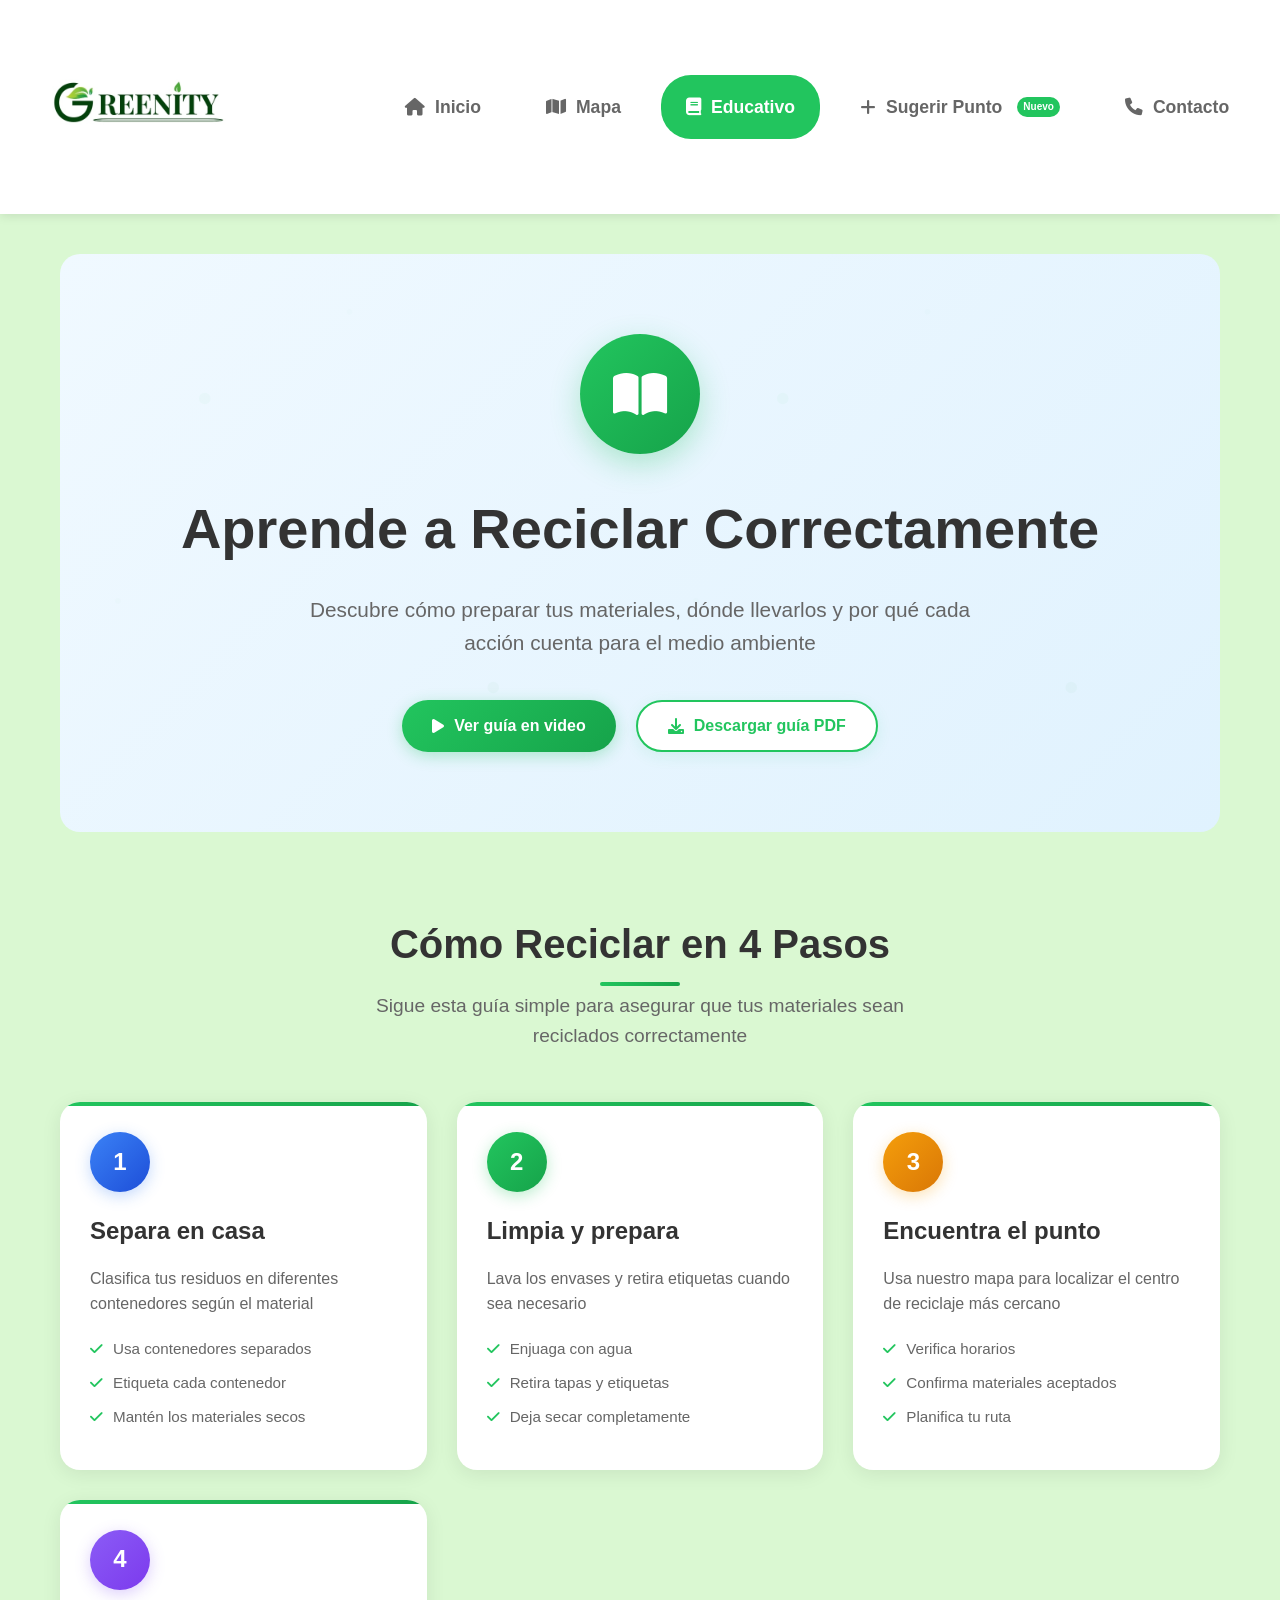
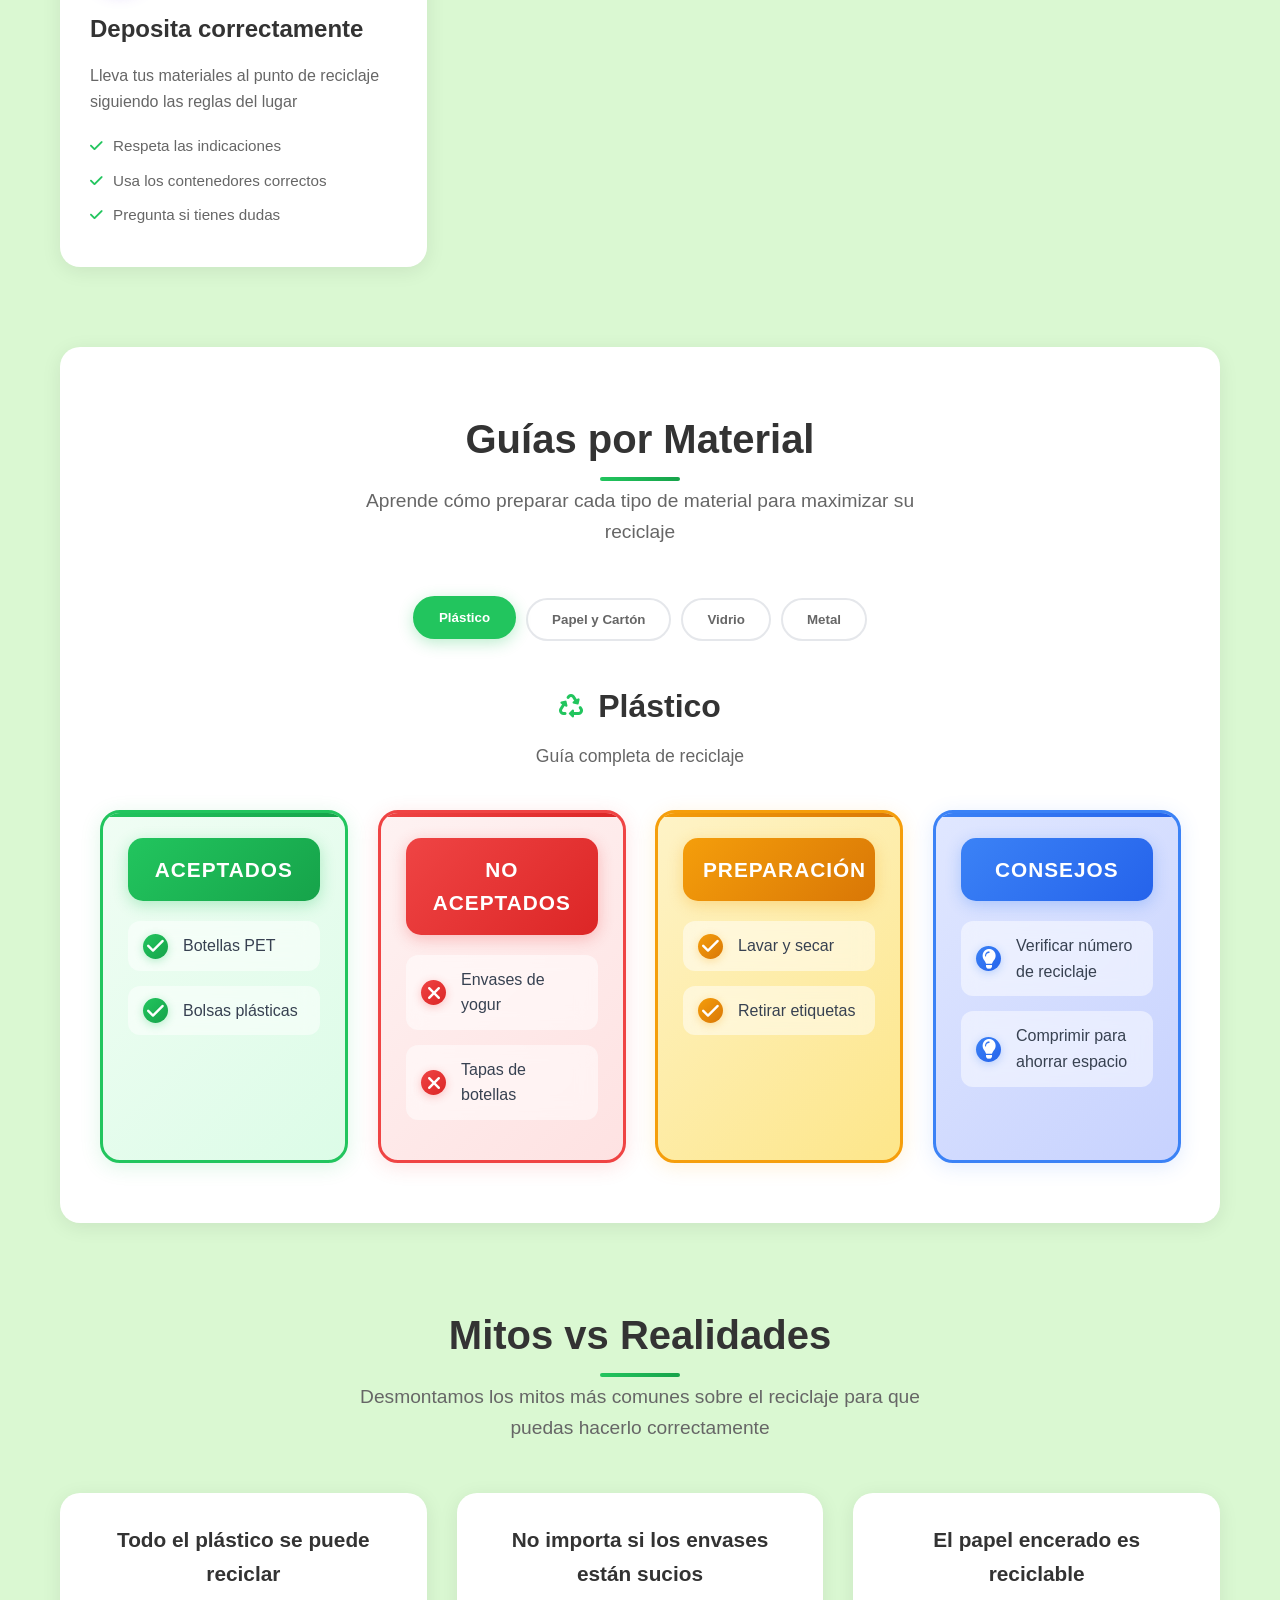
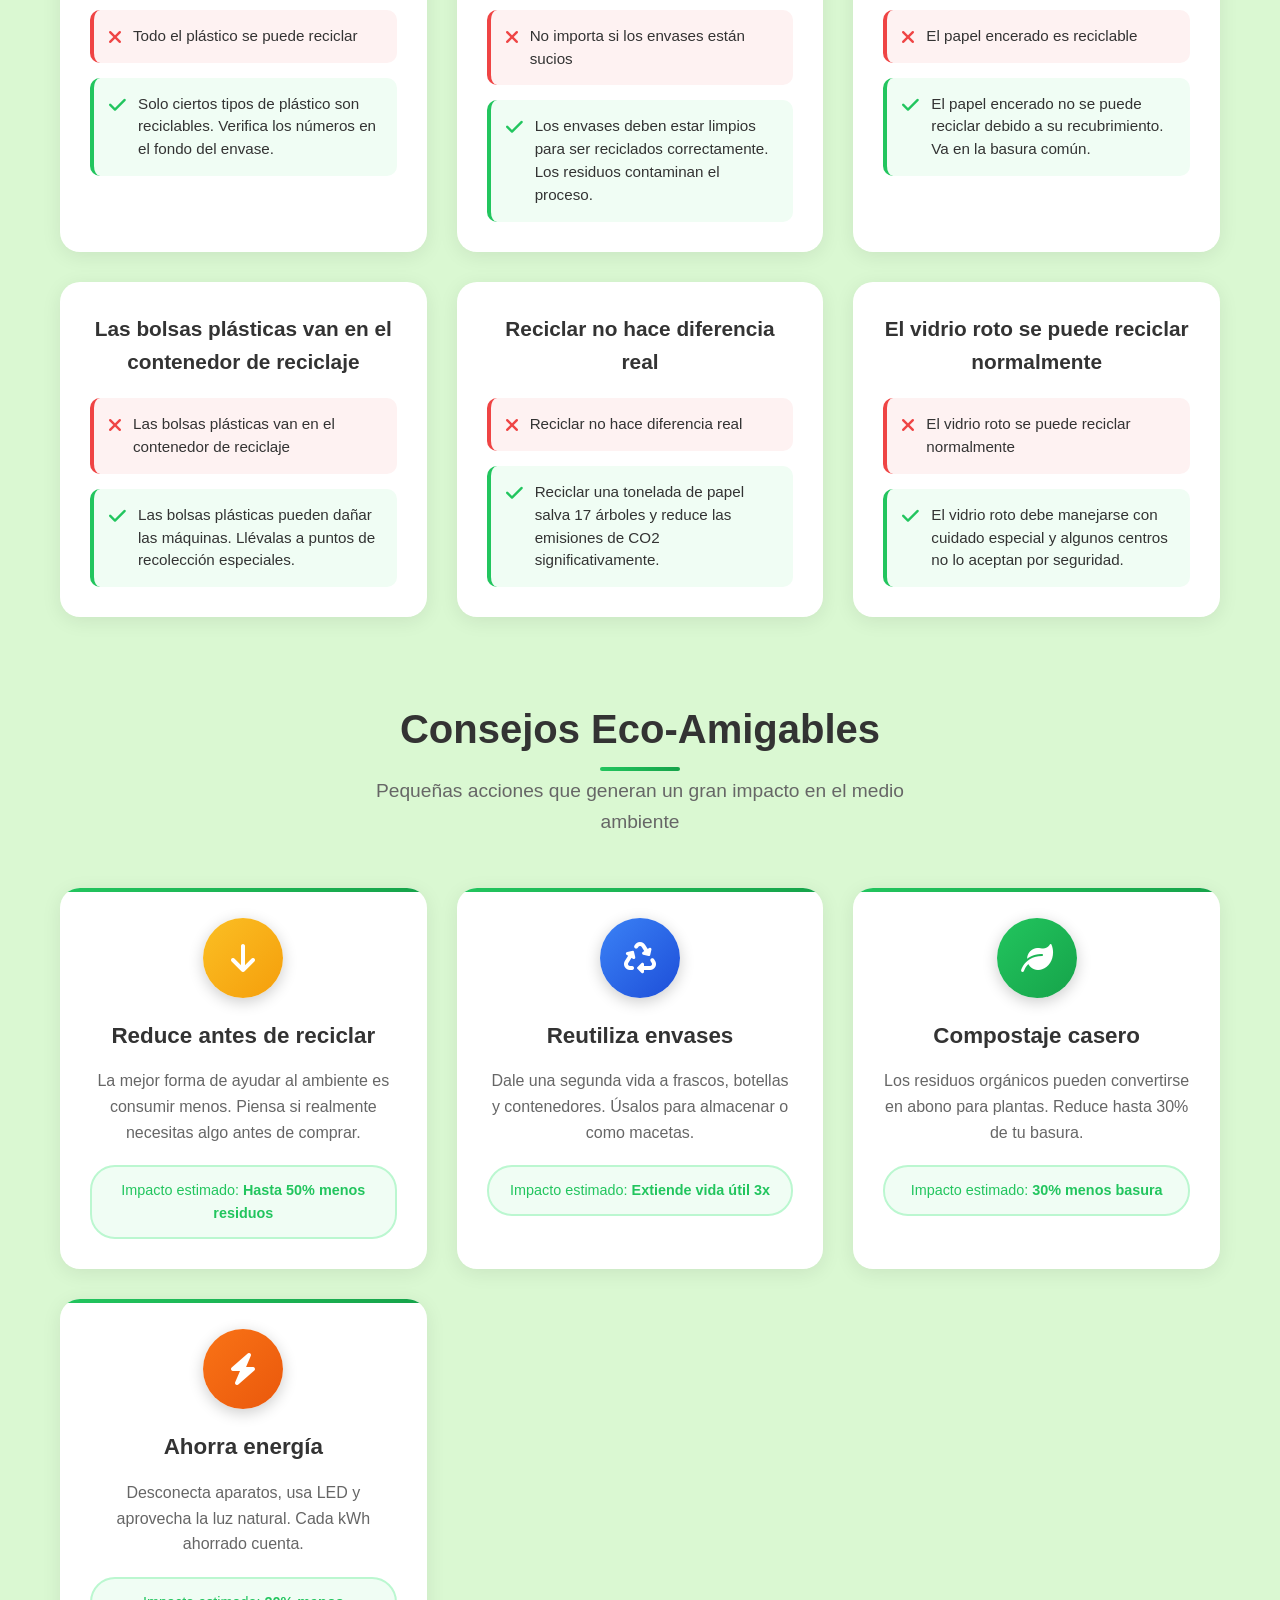
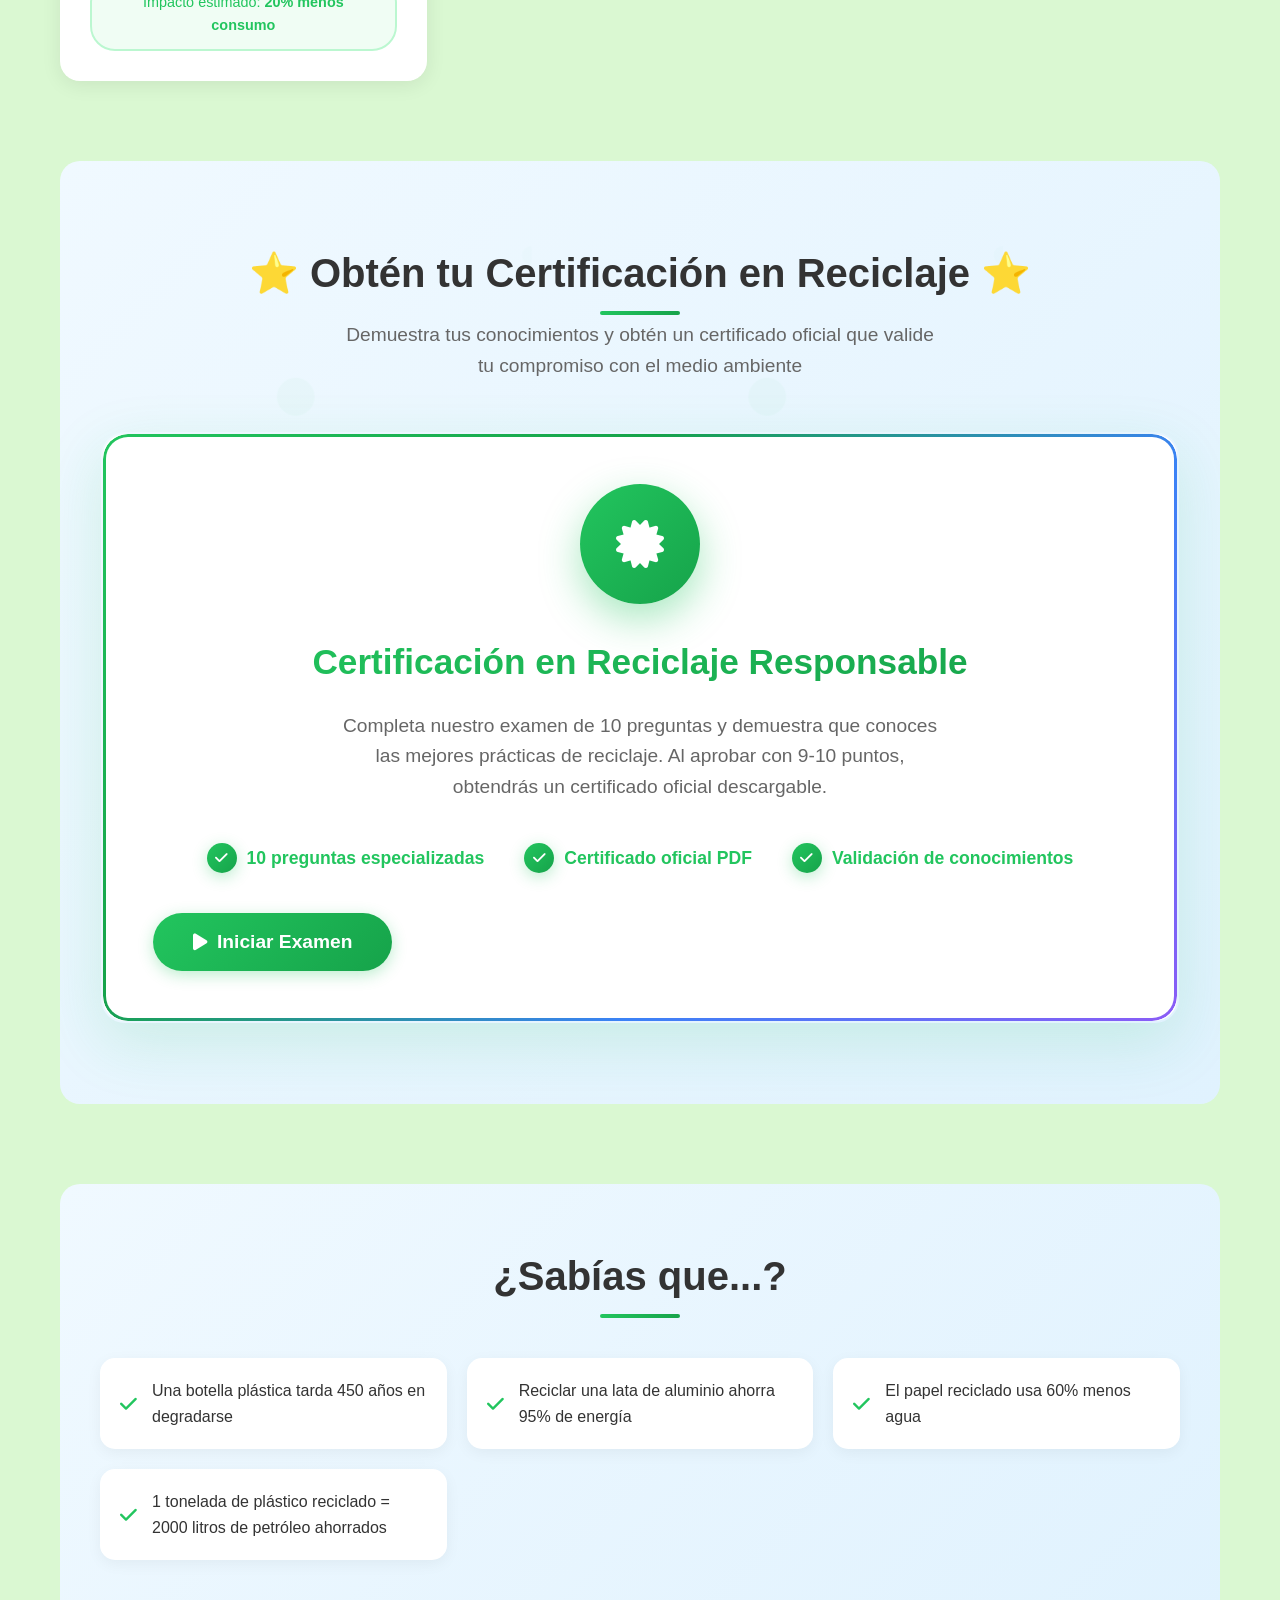
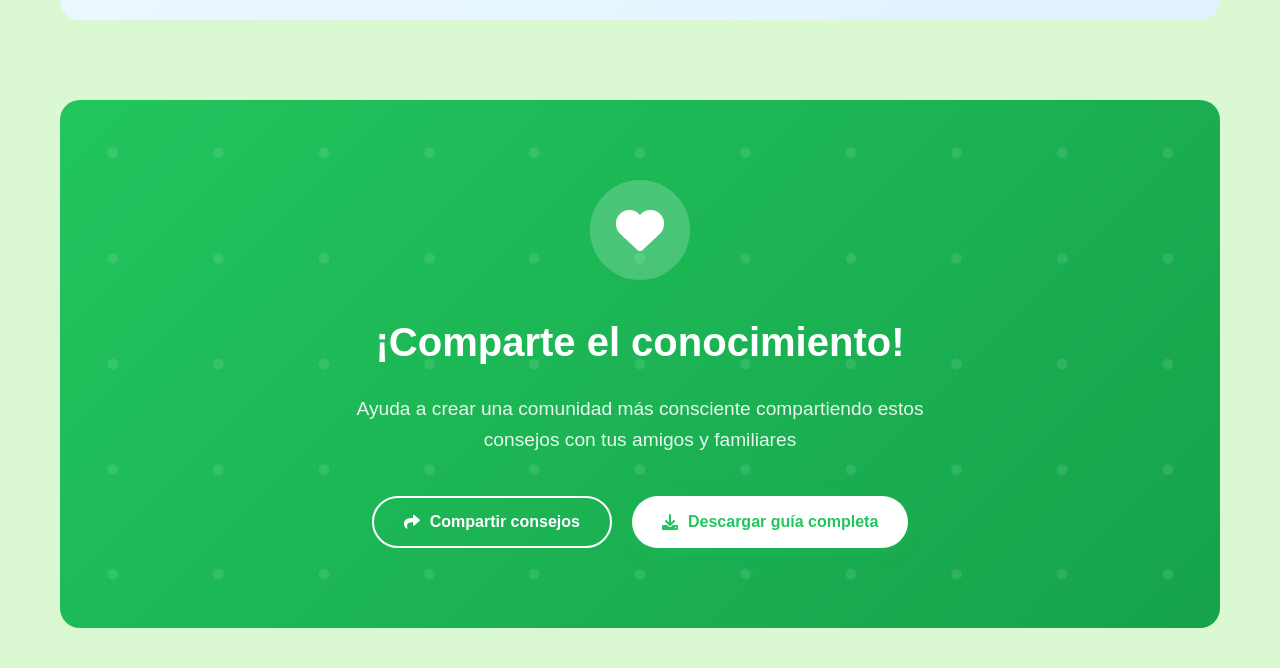
<file: pages/Educativo.html>
<!DOCTYPE html>
<html lang="es">
<head>
    <meta charset="UTF-8">
    <meta name="viewport" content="width=device-width, initial-scale=1.0">
    <title>Sección Educativa - Grennity</title>
    <link rel="icon" type="image/png" href="/Img/LogoGnormal.png">
    <link rel="stylesheet" href="../Styles/Educativo.css">
    <link href="https://cdnjs.cloudflare.com/ajax/libs/font-awesome/6.0.0/css/all.min.css" rel="stylesheet">
</head>
<body>
    <!-- Header -->
    <header class="header">
        <div class="container">
            <div class="logo">
                <img src="../Img/LogoNavBar.jpg" alt="Grennity Logo">
            </div>
            <nav class="nav">
                <a href="/index.html" class="nav-item">
                    <i class="fas fa-home"></i>
                    Inicio
                </a>
                <a href="/pages/Mapa.html" class="nav-item">
                    <i class="fas fa-map"></i>
                    Mapa
                </a>
                <a href="/pages/Educativo.html" class="nav-item active">
                    <i class="fas fa-book"></i>
                    Educativo
                </a>
                <a href="/pages/SugerirPunto.html" class="nav-item">
                    <i class="fas fa-plus"></i>
                    Sugerir Punto
                    <span class="new-badge">Nuevo</span>
                </a>
                <a href="/pages/Contacto.html" class="nav-item">
                    <i class="fas fa-phone"></i>
                    Contacto
                </a>
                <a href="/pages/Configuracion.html" class="nav-item">
                    <i class="fas fa-cog"></i>
                    Configuración
                </a>
                <button class="login-btn">
                    <i class="fas fa-user"></i>
                    Iniciar Sesión
                </button>
            </nav>
        </div>
    </header>

    <!-- Main Content -->
    <main class="main-content">
        <div class="container">
            <!-- Hero Section -->
            <section class="hero-section">
                <div class="hero-content">
                    <div class="hero-icon">
                        <i class="fas fa-book-open"></i>
                    </div>
                    <h1 class="hero-title">Aprende a Reciclar Correctamente</h1>
                    <p class="hero-subtitle">Descubre cómo preparar tus materiales, dónde llevarlos y por qué cada acción cuenta para el medio ambiente</p>
                    <div class="hero-buttons">
                        <button class="btn-primary">
                            <i class="fas fa-play"></i>
                            Ver guía en video
                        </button>
                        <button class="btn-secondary">
                            <i class="fas fa-download"></i>
                            Descargar guía PDF
                        </button>
                    </div>
                </div>
            </section>

            <!-- 4 Steps Section -->
            <section class="steps-section">
                <div class="section-header">
                    <h2 class="section-title">Cómo Reciclar en 4 Pasos</h2>
                    <p class="section-subtitle">Sigue esta guía simple para asegurar que tus materiales sean reciclados correctamente</p>
                </div>
                <div class="steps-grid">
                    <div class="step-card">
                        <div class="step-number">1</div>
                        <h3 class="step-title">Separa en casa</h3>
                        <p class="step-description">Clasifica tus residuos en diferentes contenedores según el material</p>
                        <ul class="step-list">
                            <li><i class="fas fa-check"></i> Usa contenedores separados</li>
                            <li><i class="fas fa-check"></i> Etiqueta cada contenedor</li>
                            <li><i class="fas fa-check"></i> Mantén los materiales secos</li>
                        </ul>
                    </div>
                    <div class="step-card">
                        <div class="step-number">2</div>
                        <h3 class="step-title">Limpia y prepara</h3>
                        <p class="step-description">Lava los envases y retira etiquetas cuando sea necesario</p>
                        <ul class="step-list">
                            <li><i class="fas fa-check"></i> Enjuaga con agua</li>
                            <li><i class="fas fa-check"></i> Retira tapas y etiquetas</li>
                            <li><i class="fas fa-check"></i> Deja secar completamente</li>
                        </ul>
                    </div>
                    <div class="step-card">
                        <div class="step-number">3</div>
                        <h3 class="step-title">Encuentra el punto</h3>
                        <p class="step-description">Usa nuestro mapa para localizar el centro de reciclaje más cercano</p>
                        <ul class="step-list">
                            <li><i class="fas fa-check"></i> Verifica horarios</li>
                            <li><i class="fas fa-check"></i> Confirma materiales aceptados</li>
                            <li><i class="fas fa-check"></i> Planifica tu ruta</li>
                        </ul>
                    </div>
                    <div class="step-card">
                        <div class="step-number">4</div>
                        <h3 class="step-title">Deposita correctamente</h3>
                        <p class="step-description">Lleva tus materiales al punto de reciclaje siguiendo las reglas del lugar</p>
                        <ul class="step-list">
                            <li><i class="fas fa-check"></i> Respeta las indicaciones</li>
                            <li><i class="fas fa-check"></i> Usa los contenedores correctos</li>
                            <li><i class="fas fa-check"></i> Pregunta si tienes dudas</li>
                        </ul>
                    </div>
                </div>
            </section>

            <!-- Material Guides Section -->
            <section class="material-guides-section">
                <div class="section-header">
                    <h2 class="section-title">Guías por Material</h2>
                    <p class="section-subtitle">Aprende cómo preparar cada tipo de material para maximizar su reciclaje</p>
                </div>
                <div class="material-tabs">
                    <button class="material-tab active" data-material="plastico">Plástico</button>
                    <button class="material-tab" data-material="papel">Papel y Cartón</button>
                    <button class="material-tab" data-material="vidrio">Vidrio</button>
                    <button class="material-tab" data-material="metal">Metal</button>
                </div>
                <div class="material-content">
                    <!-- Plástico -->
                    <div class="material-guide active" id="plastico">
                        <div class="guide-header">
                            <h3 class="guide-title">
                                <i class="fas fa-recycle"></i>
                                Plástico
                            </h3>
                            <p class="guide-subtitle">Guía completa de reciclaje</p>
                        </div>
                        <div class="guide-table">
                            <div class="table-column accepted">
                                <h4 class="column-title">Aceptados</h4>
                                <div class="table-item">
                                    <i class="fas fa-check"></i>
                                    <span>Botellas PET</span>
                                </div>
                                <div class="table-item">
                                    <i class="fas fa-check"></i>
                                    <span>Bolsas plásticas</span>
                                </div>
                            </div>
                            <div class="table-column rejected">
                                <h4 class="column-title">No Aceptados</h4>
                                <div class="table-item">
                                    <i class="fas fa-times"></i>
                                    <span>Envases de yogur</span>
                                </div>
                                <div class="table-item">
                                    <i class="fas fa-times"></i>
                                    <span>Tapas de botellas</span>
                                </div>
                            </div>
                            <div class="table-column preparation">
                                <h4 class="column-title">Preparación</h4>
                                <div class="table-item">
                                    <i class="fas fa-check"></i>
                                    <span>Lavar y secar</span>
                                </div>
                                <div class="table-item">
                                    <i class="fas fa-check"></i>
                                    <span>Retirar etiquetas</span>
                                </div>
                            </div>
                            <div class="table-column tips">
                                <h4 class="column-title">Consejos</h4>
                                <div class="table-item">
                                    <i class="fas fa-lightbulb"></i>
                                    <span>Verificar número de reciclaje</span>
                                </div>
                                <div class="table-item">
                                    <i class="fas fa-lightbulb"></i>
                                    <span>Comprimir para ahorrar espacio</span>
                                </div>
                            </div>
                        </div>
                    </div>

                    <!-- Papel y Cartón -->
                    <div class="material-guide" id="papel">
                        <div class="guide-header">
                            <h3 class="guide-title">
                                <i class="fas fa-file-alt"></i>
                                Papel y Cartón
                            </h3>
                            <p class="guide-subtitle">Guía completa de reciclaje</p>
                        </div>
                        <div class="guide-table">
                            <div class="table-column accepted">
                                <h4 class="column-title">Aceptados</h4>
                                <div class="table-item">
                                    <i class="fas fa-check"></i>
                                    <span>Periódicos y revistas</span>
                                </div>
                                <div class="table-item">
                                    <i class="fas fa-check"></i>
                                    <span>Cajas de cartón</span>
                                </div>
                            </div>
                            <div class="table-column rejected">
                                <h4 class="column-title">No Aceptados</h4>
                                <div class="table-item">
                                    <i class="fas fa-times"></i>
                                    <span>Papel encerado</span>
                                </div>
                                <div class="table-item">
                                    <i class="fas fa-times"></i>
                                    <span>Papel higiénico usado</span>
                                </div>
                            </div>
                            <div class="table-column preparation">
                                <h4 class="column-title">Preparación</h4>
                                <div class="table-item">
                                    <i class="fas fa-check"></i>
                                    <span>Retirar grapas y clips</span>
                                </div>
                                <div class="table-item">
                                    <i class="fas fa-check"></i>
                                    <span>Mantener seco</span>
                                </div>
                            </div>
                            <div class="table-column tips">
                                <h4 class="column-title">Consejos</h4>
                                <div class="table-item">
                                    <i class="fas fa-lightbulb"></i>
                                    <span>No mezclar con cartón húmedo</span>
                                </div>
                                <div class="table-item">
                                    <i class="fas fa-lightbulb"></i>
                                    <span>Separar por tipo de papel</span>
                                </div>
                            </div>
                        </div>
                    </div>

                    <!-- Vidrio -->
                    <div class="material-guide" id="vidrio">
                        <div class="guide-header">
                            <h3 class="guide-title">
                                <i class="fas fa-wine-bottle"></i>
                                Vidrio
                            </h3>
                            <p class="guide-subtitle">Guía completa de reciclaje</p>
                        </div>
                        <div class="guide-table">
                            <div class="table-column accepted">
                                <h4 class="column-title">Aceptados</h4>
                                <div class="table-item">
                                    <i class="fas fa-check"></i>
                                    <span>Botellas de vidrio</span>
                                </div>
                                <div class="table-item">
                                    <i class="fas fa-check"></i>
                                    <span>Frascos de conservas</span>
                                </div>
                            </div>
                            <div class="table-column rejected">
                                <h4 class="column-title">No Aceptados</h4>
                                <div class="table-item">
                                    <i class="fas fa-times"></i>
                                    <span>Vidrio roto</span>
                                </div>
                                <div class="table-item">
                                    <i class="fas fa-times"></i>
                                    <span>Cristales de ventanas</span>
                                </div>
                            </div>
                            <div class="table-column preparation">
                                <h4 class="column-title">Preparación</h4>
                                <div class="table-item">
                                    <i class="fas fa-check"></i>
                                    <span>Enjuagar con agua</span>
                                </div>
                                <div class="table-item">
                                    <i class="fas fa-check"></i>
                                    <span>Retirar tapas metálicas</span>
                                </div>
                            </div>
                            <div class="table-column tips">
                                <h4 class="column-title">Consejos</h4>
                                <div class="table-item">
                                    <i class="fas fa-lightbulb"></i>
                                    <span>Manejar con cuidado</span>
                                </div>
                                <div class="table-item">
                                    <i class="fas fa-lightbulb"></i>
                                    <span>Separar por color</span>
                                </div>
                            </div>
                        </div>
                    </div>

                    <!-- Metal -->
                    <div class="material-guide" id="metal">
                        <div class="guide-header">
                            <h3 class="guide-title">
                                <i class="fas fa-cog"></i>
                                Metal
                            </h3>
                            <p class="guide-subtitle">Guía completa de reciclaje</p>
                        </div>
                        <div class="guide-table">
                            <div class="table-column accepted">
                                <h4 class="column-title">Aceptados</h4>
                                <div class="table-item">
                                    <i class="fas fa-check"></i>
                                    <span>Latas de aluminio</span>
                                </div>
                                <div class="table-item">
                                    <i class="fas fa-check"></i>
                                    <span>Latas de conservas</span>
                                </div>
                            </div>
                            <div class="table-column rejected">
                                <h4 class="column-title">No Aceptados</h4>
                                <div class="table-item">
                                    <i class="fas fa-times"></i>
                                    <span>Latas con restos de pintura</span>
                                </div>
                                <div class="table-item">
                                    <i class="fas fa-times"></i>
                                    <span>Envases de aerosol con contenido</span>
                                </div>
                            </div>
                            <div class="table-column preparation">
                                <h4 class="column-title">Preparación</h4>
                                <div class="table-item">
                                    <i class="fas fa-check"></i>
                                    <span>Enjuagar completamente</span>
                                </div>
                                <div class="table-item">
                                    <i class="fas fa-check"></i>
                                    <span>Aplanar latas</span>
                                </div>
                            </div>
                            <div class="table-column tips">
                                <h4 class="column-title">Consejos</h4>
                                <div class="table-item">
                                    <i class="fas fa-lightbulb"></i>
                                    <span>Usar imán para separar</span>
                                </div>
                                <div class="table-item">
                                    <i class="fas fa-lightbulb"></i>
                                    <span>Verificar que estén vacíos</span>
                                </div>
                            </div>
                        </div>
                    </div>
                </div>
            </section>

            <!-- Myths vs Reality Section -->
            <section class="myths-section">
                <div class="section-header">
                    <h2 class="section-title">Mitos vs Realidades</h2>
                    <p class="section-subtitle">Desmontamos los mitos más comunes sobre el reciclaje para que puedas hacerlo correctamente</p>
                </div>
                <div class="myths-grid">
                    <div class="myth-card">
                        <h3 class="myth-title">Todo el plástico se puede reciclar</h3>
                        <div class="myth-content">
                            <div class="myth-item myth">
                                <i class="fas fa-times"></i>
                                <span>Todo el plástico se puede reciclar</span>
                            </div>
                            <div class="myth-item reality">
                                <i class="fas fa-check"></i>
                                <span>Solo ciertos tipos de plástico son reciclables. Verifica los números en el fondo del envase.</span>
                            </div>
                        </div>
                    </div>
                    <div class="myth-card">
                        <h3 class="myth-title">No importa si los envases están sucios</h3>
                        <div class="myth-content">
                            <div class="myth-item myth">
                                <i class="fas fa-times"></i>
                                <span>No importa si los envases están sucios</span>
                            </div>
                            <div class="myth-item reality">
                                <i class="fas fa-check"></i>
                                <span>Los envases deben estar limpios para ser reciclados correctamente. Los residuos contaminan el proceso.</span>
                            </div>
                        </div>
                    </div>
                    <div class="myth-card">
                        <h3 class="myth-title">El papel encerado es reciclable</h3>
                        <div class="myth-content">
                            <div class="myth-item myth">
                                <i class="fas fa-times"></i>
                                <span>El papel encerado es reciclable</span>
                            </div>
                            <div class="myth-item reality">
                                <i class="fas fa-check"></i>
                                <span>El papel encerado no se puede reciclar debido a su recubrimiento. Va en la basura común.</span>
                            </div>
                        </div>
                    </div>
                    <div class="myth-card">
                        <h3 class="myth-title">Las bolsas plásticas van en el contenedor de reciclaje</h3>
                        <div class="myth-content">
                            <div class="myth-item myth">
                                <i class="fas fa-times"></i>
                                <span>Las bolsas plásticas van en el contenedor de reciclaje</span>
                            </div>
                            <div class="myth-item reality">
                                <i class="fas fa-check"></i>
                                <span>Las bolsas plásticas pueden dañar las máquinas. Llévalas a puntos de recolección especiales.</span>
                            </div>
                        </div>
                    </div>
                    <div class="myth-card">
                        <h3 class="myth-title">Reciclar no hace diferencia real</h3>
                        <div class="myth-content">
                            <div class="myth-item myth">
                                <i class="fas fa-times"></i>
                                <span>Reciclar no hace diferencia real</span>
                            </div>
                            <div class="myth-item reality">
                                <i class="fas fa-check"></i>
                                <span>Reciclar una tonelada de papel salva 17 árboles y reduce las emisiones de CO2 significativamente.</span>
                            </div>
                        </div>
                    </div>
                    <div class="myth-card">
                        <h3 class="myth-title">El vidrio roto se puede reciclar normalmente</h3>
                        <div class="myth-content">
                            <div class="myth-item myth">
                                <i class="fas fa-times"></i>
                                <span>El vidrio roto se puede reciclar normalmente</span>
                            </div>
                            <div class="myth-item reality">
                                <i class="fas fa-check"></i>
                                <span>El vidrio roto debe manejarse con cuidado especial y algunos centros no lo aceptan por seguridad.</span>
                            </div>
                        </div>
                    </div>
                </div>
            </section>

            <!-- Eco Tips Section -->
            <section class="eco-tips-section">
                <div class="section-header">
                    <h2 class="section-title">Consejos Eco-Amigables</h2>
                    <p class="section-subtitle">Pequeñas acciones que generan un gran impacto en el medio ambiente</p>
                </div>
                <div class="tips-grid">
                    <div class="tip-card">
                        <div class="tip-icon">
                            <i class="fas fa-arrow-down"></i>
                        </div>
                        <h3 class="tip-title">Reduce antes de reciclar</h3>
                        <p class="tip-description">La mejor forma de ayudar al ambiente es consumir menos. Piensa si realmente necesitas algo antes de comprar.</p>
                        <div class="tip-impact">Impacto estimado: <strong>Hasta 50% menos residuos</strong></div>
                    </div>
                    <div class="tip-card">
                        <div class="tip-icon">
                            <i class="fas fa-recycle"></i>
                        </div>
                        <h3 class="tip-title">Reutiliza envases</h3>
                        <p class="tip-description">Dale una segunda vida a frascos, botellas y contenedores. Úsalos para almacenar o como macetas.</p>
                        <div class="tip-impact">Impacto estimado: <strong>Extiende vida útil 3x</strong></div>
                    </div>
                    <div class="tip-card">
                        <div class="tip-icon">
                            <i class="fas fa-leaf"></i>
                        </div>
                        <h3 class="tip-title">Compostaje casero</h3>
                        <p class="tip-description">Los residuos orgánicos pueden convertirse en abono para plantas. Reduce hasta 30% de tu basura.</p>
                        <div class="tip-impact">Impacto estimado: <strong>30% menos basura</strong></div>
                    </div>
                    <div class="tip-card">
                        <div class="tip-icon">
                            <i class="fas fa-bolt"></i>
                        </div>
                        <h3 class="tip-title">Ahorra energía</h3>
                        <p class="tip-description">Desconecta aparatos, usa LED y aprovecha la luz natural. Cada kWh ahorrado cuenta.</p>
                        <div class="tip-impact">Impacto estimado: <strong>20% menos consumo</strong></div>
                    </div>
                </div>
            </section>

            <!-- Certification Section -->
            <section class="certification-section">
                <div class="section-header">
                    <h2 class="section-title">⭐ Obtén tu Certificación en Reciclaje ⭐</h2>
                    <p class="section-subtitle">Demuestra tus conocimientos y obtén un certificado oficial que valide tu compromiso con el medio ambiente</p>
                </div>
                <div class="certification-content">
                    <div class="certification-card">
                        <div class="cert-icon">
                            <i class="fas fa-certificate"></i>
                        </div>
                        <h3 class="cert-title">Certificación en Reciclaje Responsable</h3>
                        <p class="cert-description">Completa nuestro examen de 10 preguntas y demuestra que conoces las mejores prácticas de reciclaje. Al aprobar con 9-10 puntos, obtendrás un certificado oficial descargable.</p>
                        <div class="cert-features">
                            <div class="feature-item">
                                <i class="fas fa-check"></i>
                                <span>10 preguntas especializadas</span>
                            </div>
                            <div class="feature-item">
                                <i class="fas fa-check"></i>
                                <span>Certificado oficial PDF</span>
                            </div>
                            <div class="feature-item">
                                <i class="fas fa-check"></i>
                                <span>Validación de conocimientos</span>
                            </div>
                        </div>
                        <button class="btn-primary cert-start-btn">
                            <i class="fas fa-play"></i>
                            Iniciar Examen
                        </button>
                    </div>
                </div>
            </section>

            <!-- Fun Facts Section -->
            <section class="fun-facts-section">
                <div class="section-header">
                    <h2 class="section-title">¿Sabías que...?</h2>
                </div>
                <div class="facts-list">
                    <div class="fact-item">
                        <i class="fas fa-check"></i>
                        <span>Una botella plástica tarda 450 años en degradarse</span>
                    </div>
                    <div class="fact-item">
                        <i class="fas fa-check"></i>
                        <span>Reciclar una lata de aluminio ahorra 95% de energía</span>
                    </div>
                    <div class="fact-item">
                        <i class="fas fa-check"></i>
                        <span>El papel reciclado usa 60% menos agua</span>
                    </div>
                    <div class="fact-item">
                        <i class="fas fa-check"></i>
                        <span>1 tonelada de plástico reciclado = 2000 litros de petróleo ahorrados</span>
                    </div>
                </div>
            </section>

            <!-- Share Section -->
            <section class="share-section">
                <div class="share-content">
                    <div class="share-icon">
                        <i class="fas fa-heart"></i>
                    </div>
                    <h2 class="share-title">¡Comparte el conocimiento!</h2>
                    <p class="share-subtitle">Ayuda a crear una comunidad más consciente compartiendo estos consejos con tus amigos y familiares</p>
                    <div class="share-buttons">
                        <button class="btn-outline">
                            <i class="fas fa-share"></i>
                            Compartir consejos
                        </button>
                        <button class="btn-primary">
                            <i class="fas fa-download"></i>
                            Descargar guía completa
                        </button>
                    </div>
                </div>
            </section>
        </div>
    </main>

    <!-- Pop-up de invitación a certificación -->
    <div id="certification-popup" class="popup-overlay">
        <div class="popup-content">
            <div class="popup-header">
                <div class="popup-icon">
                    <i class="fas fa-graduation-cap"></i>
                </div>
                <h3 class="popup-title">⭐ ¡Obtén tu Certificación! ⭐</h3>
            </div>
            <div class="popup-body">
                <p class="popup-message">¿Sabías que puedes certificar tus conocimientos en reciclaje? Completa nuestro examen de 10 preguntas y obtén un certificado oficial que valide tu compromiso con el medio ambiente.</p>
                <div class="popup-features">
                    <div class="popup-feature">
                        <i class="fas fa-star"></i>
                        <span>Examen gratuito</span>
                    </div>
                    <div class="popup-feature">
                        <i class="fas fa-certificate"></i>
                        <span>Certificado PDF</span>
                    </div>
                    <div class="popup-feature">
                        <i class="fas fa-clock"></i>
                        <span>Solo 5 minutos</span>
                    </div>
                </div>
            </div>
            <div class="popup-actions">
                <button class="btn-secondary popup-later-btn">
                    <i class="fas fa-clock"></i>
                    Hacer Luego
                </button>
                <button class="btn-primary popup-start-btn">
                    <i class="fas fa-play"></i>
                    Realizar el Examen
                </button>
            </div>
        </div>
    </div>

    <!-- Modal de Trivia -->
    <div id="trivia-modal" class="modal-overlay">
        <div class="modal-content">
            <div class="modal-header">
                <h3 class="modal-title">Examen de Certificación en Reciclaje</h3>
                <button class="modal-close" id="close-trivia">
                    <i class="fas fa-times"></i>
                </button>
            </div>
            <div class="modal-body">
                <div class="trivia-progress">
                    <div class="progress-bar">
                        <div class="progress-fill" id="progress-fill"></div>
                    </div>
                    <span class="progress-text" id="progress-text">Pregunta 1 de 10</span>
                </div>
                <div class="trivia-question" id="trivia-question">
                    <!-- Las preguntas se cargarán dinámicamente -->
                </div>
                <div class="trivia-options" id="trivia-options">
                    <!-- Las opciones se cargarán dinámicamente -->
                </div>
            </div>
            <div class="modal-footer">
                <button class="btn-outline" id="trivia-skip" style="display: none;">
                    <i class="fas fa-forward"></i>
                    Saltar
                </button>
                <button class="btn-primary" id="trivia-next" style="display: none;">
                    <i class="fas fa-arrow-right"></i>
                    Siguiente
                </button>
            </div>
        </div>
    </div>

    <!-- Modal de Resultados -->
    <div id="results-modal" class="modal-overlay">
        <div class="modal-content results-modal">
            <div class="modal-header">
                <h3 class="modal-title">Resultados del Examen</h3>
            </div>
            <div class="modal-body">
                <div class="results-content" id="results-content">
                    <!-- Los resultados se cargarán dinámicamente -->
                </div>
            </div>
            <div class="modal-footer">
                <button class="btn-outline" id="retake-exam">
                    <i class="fas fa-redo"></i>
                    Repetir Examen
                </button>
                <button class="btn-primary" id="download-certificate" style="display: none;">
                    <i class="fas fa-download"></i>
                    Descargar Certificado
                </button>
                <button class="btn-secondary" id="close-results">
                    <i class="fas fa-check"></i>
                    Cerrar
                </button>
            </div>
        </div>
    </div>

    <script type="text/javascript">
        (function(d, t) {
            var v = d.createElement(t), s = d.getElementsByTagName(t)[0];
            v.onload = function() {
              window.voiceflow.chat.load({
                verify: { projectID: '68ce0e495682320b1b0f1dfe' },
                url: 'https://general-runtime.voiceflow.com',
                versionID: 'production',
                voice: {
                  url: "https://runtime-api.voiceflow.com"
                }
              });
            }
            v.src = "https://cdn.voiceflow.com/widget-next/bundle.mjs"; 
            v.type = "text/javascript"; 
            s.parentNode.insertBefore(v, s);
        })(document, 'script');
      </script>

    <script src="../Logic/Educativo.js"></script>
</body>
</html>
</file>
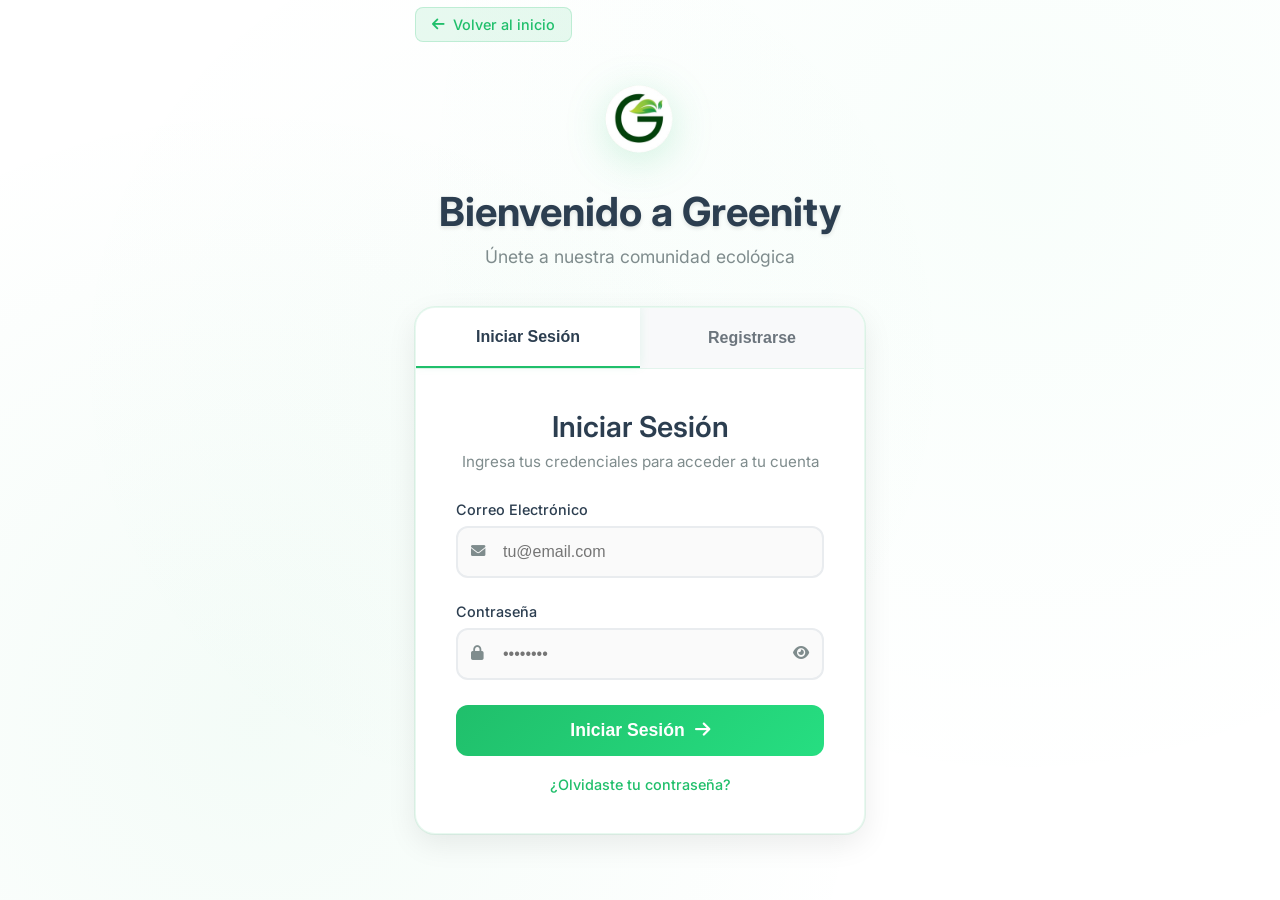
<file: pages/Login.html>
<!DOCTYPE html>
<html lang="es">
<head>
    <meta charset="UTF-8">
    <meta name="viewport" content="width=device-width, initial-scale=1.0">
    <title>Greenity - Iniciar Sesión</title>
    <link rel="stylesheet" href="../Styles/Login.css">
    <link href="https://cdnjs.cloudflare.com/ajax/libs/font-awesome/6.0.0/css/all.min.css" rel="stylesheet">
    <link href="https://fonts.googleapis.com/css2?family=Inter:wght@300;400;500;600;700&display=swap" rel="stylesheet">
</head>
<body>
    <div class="login-container">
        <!-- Botón de regreso -->
        <div class="back-button">
            <a href="../index.html" class="back-link">
                <i class="fas fa-arrow-left"></i>
                Volver al inicio
            </a>
        </div>
        
        <!-- Logo y título principal -->
        <div class="header">
            <div class="logo">
                <img src="../Img/LogoGnormal.png" alt="Grennity Logo">
            </div>
            <h1 class="title">Bienvenido a Greenity</h1>
            <p class="subtitle">Únete a nuestra comunidad ecológica</p>
        </div>

        <!-- Card del formulario -->
        <div class="form-card">
            <!-- Tabs -->
            <div class="tabs">
                <button class="tab-btn active" data-tab="login">
                    Iniciar Sesión
                </button>
                <button class="tab-btn" data-tab="register">
                    Registrarse
                </button>
            </div>

            <!-- Formulario de Login -->
            <div class="form-content" id="login-form">
                <div class="form-header">
                    <h2>Iniciar Sesión</h2>
                    <p>Ingresa tus credenciales para acceder a tu cuenta</p>
                </div>

                <form class="form" id="loginForm">
                    <div class="input-group">
                        <label for="login-email">Correo Electrónico</label>
                        <div class="input-wrapper">
                            <i class="fas fa-envelope input-icon"></i>
                            <input type="email" id="login-email" placeholder="tu@email.com" required>
                        </div>
                    </div>

                    <div class="input-group">
                        <label for="login-password">Contraseña</label>
                        <div class="input-wrapper">
                            <i class="fas fa-lock input-icon"></i>
                            <input type="password" id="login-password" placeholder="••••••••" required>
                            <i class="fas fa-eye toggle-password" id="toggle-login-password"></i>
                        </div>
                    </div>

                    <button type="submit" class="submit-btn">
                        <span>Iniciar Sesión</span>
                        <i class="fas fa-arrow-right"></i>
                    </button>

                    <a href="#" class="forgot-password">¿Olvidaste tu contraseña?</a>
                </form>
            </div>

            <!-- Formulario de Registro -->
            <div class="form-content hidden" id="register-form">
                <div class="form-header">
                    <h2>Registrarse</h2>
                    <p>Crea tu cuenta y únete a nuestra comunidad</p>
                </div>

                <form class="form" id="registerForm">
                    <div class="input-group">
                        <label for="register-name">Nombre Completo</label>
                        <div class="input-wrapper">
                            <i class="fas fa-user input-icon"></i>
                            <input type="text" id="register-name" placeholder="Tu nombre completo" required>
                        </div>
                    </div>

                    <div class="input-group">
                        <label for="register-email">Correo Electrónico</label>
                        <div class="input-wrapper">
                            <i class="fas fa-envelope input-icon"></i>
                            <input type="email" id="register-email" placeholder="tu@email.com" required>
                        </div>
                    </div>

                    <div class="input-group">
                        <label for="register-password">Contraseña</label>
                        <div class="input-wrapper">
                            <i class="fas fa-lock input-icon"></i>
                            <input type="password" id="register-password" placeholder="••••••••" required>
                            <i class="fas fa-eye toggle-password" id="toggle-register-password"></i>
                        </div>
                    </div>

                    <div class="input-group">
                        <label for="register-confirm-password">Confirmar Contraseña</label>
                        <div class="input-wrapper">
                            <i class="fas fa-lock input-icon"></i>
                            <input type="password" id="register-confirm-password" placeholder="••••••••" required>
                            <i class="fas fa-eye toggle-password" id="toggle-register-confirm-password"></i>
                        </div>
                    </div>

                    <button type="submit" class="submit-btn">
                        <span>Registrarse</span>
                        <i class="fas fa-user-plus"></i>
                    </button>
                </form>
            </div>
        </div>
    </div>

    

    <script src="../Logic/Login.js"></script>
</body>
</html>
</file>
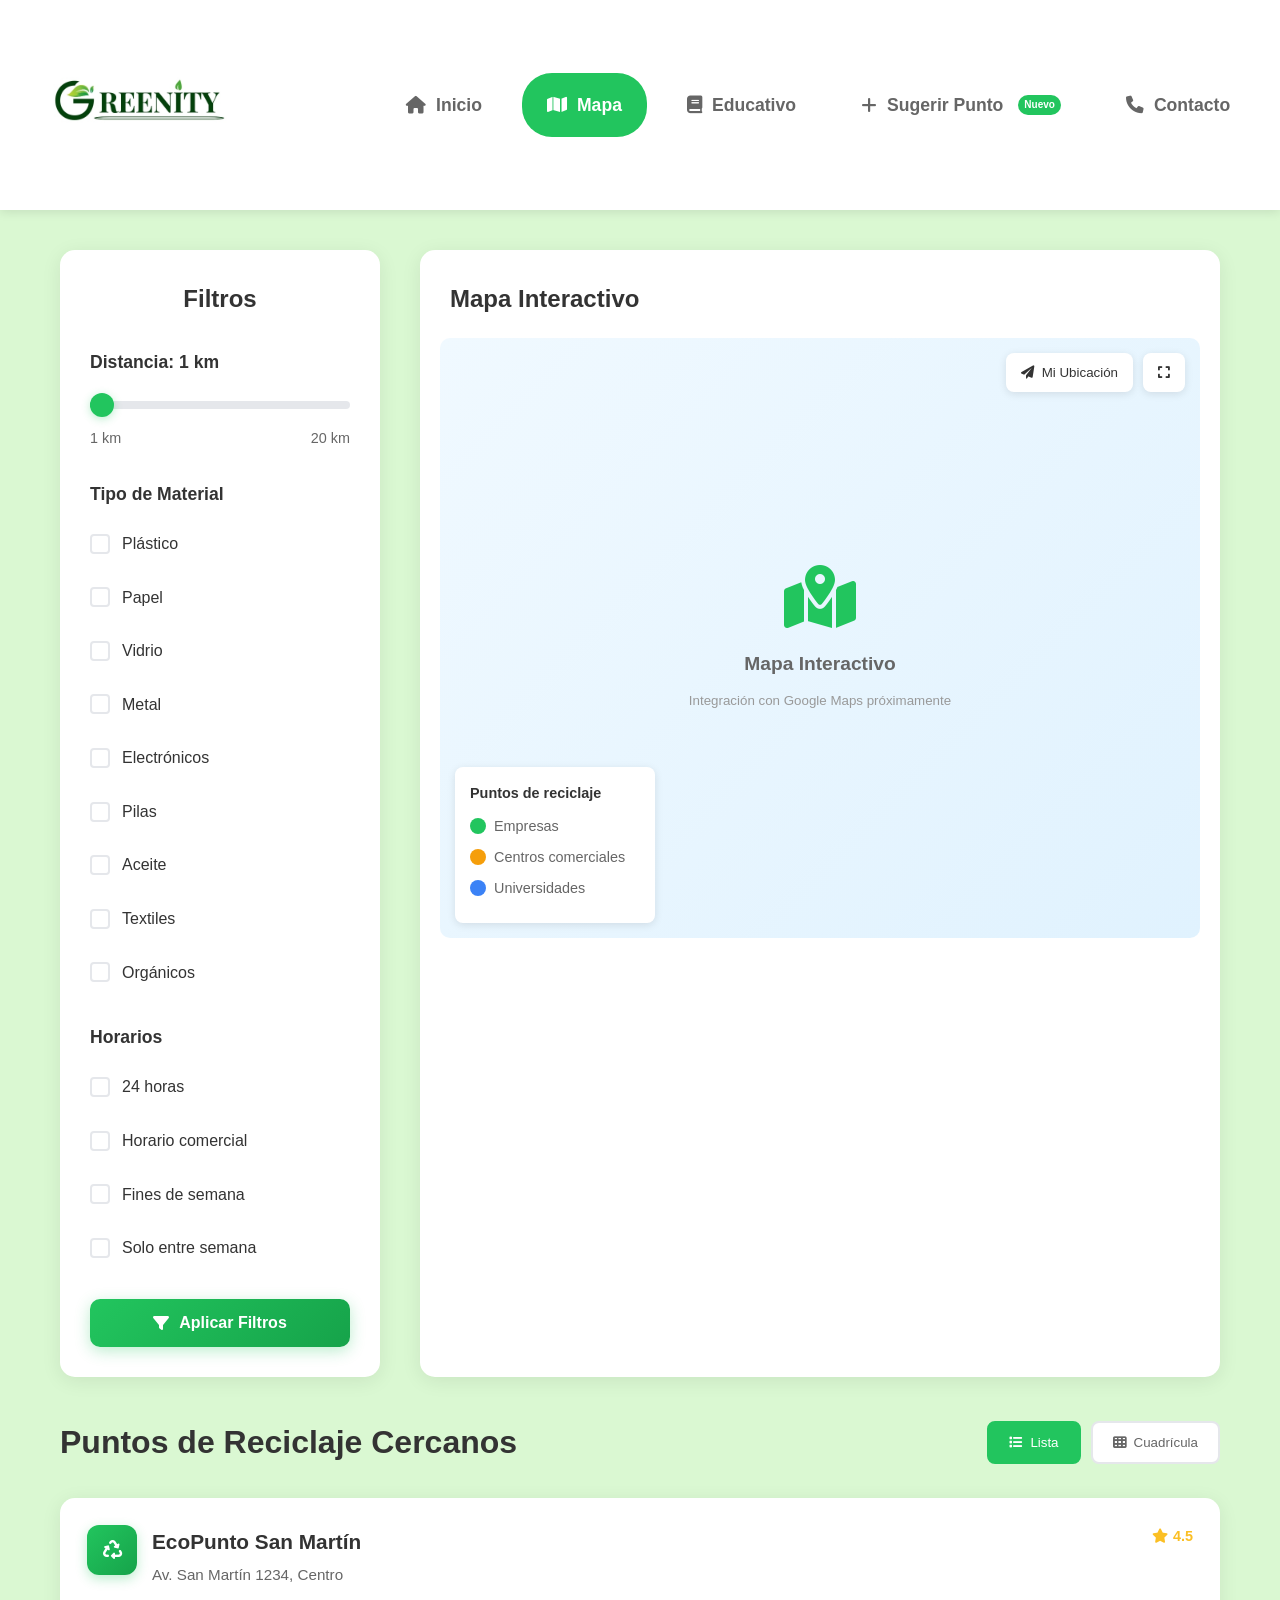
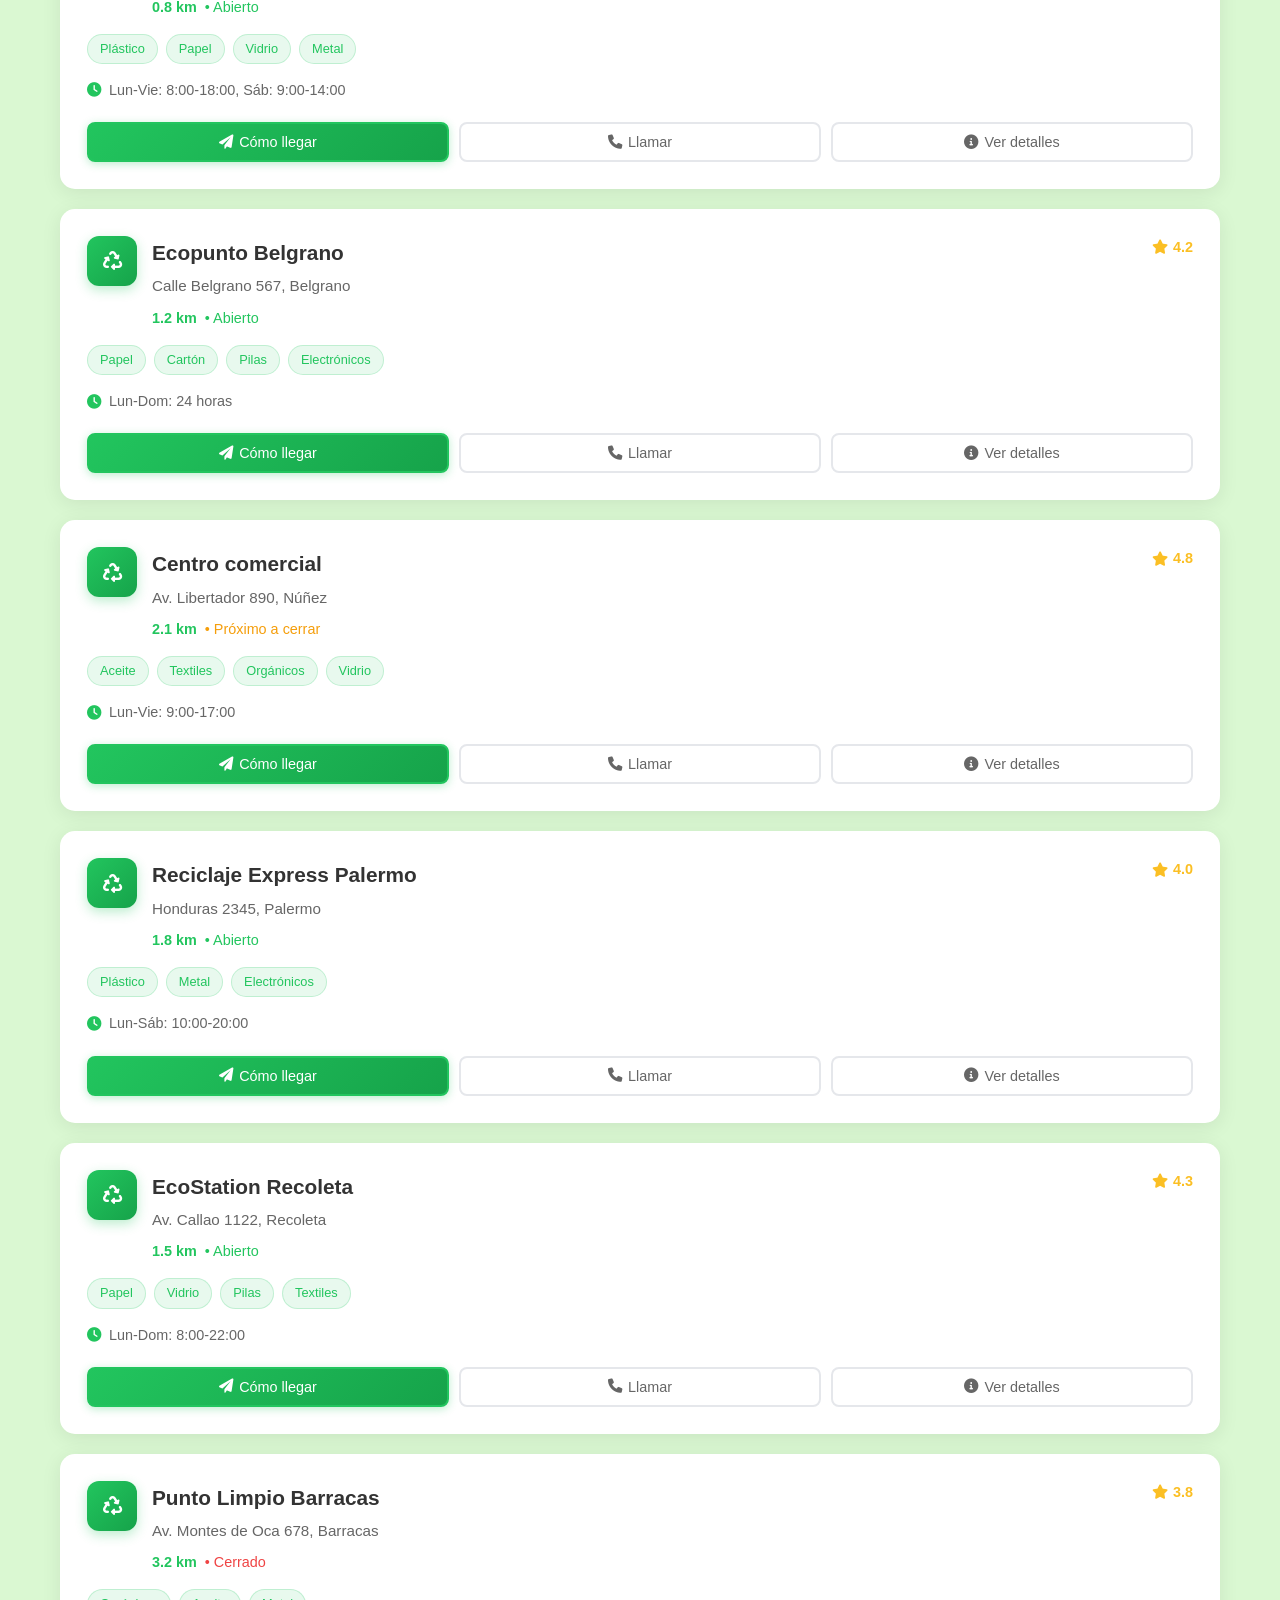
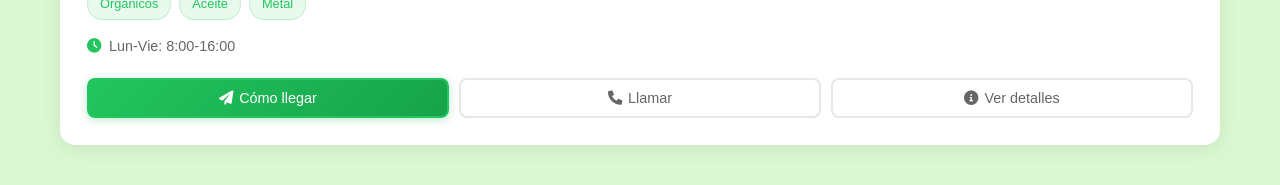
<file: pages/Mapa.html>
<!DOCTYPE html>
<html lang="es">
<head>
    <meta charset="UTF-8">
    <meta name="viewport" content="width=device-width, initial-scale=1.0">
    <title>Mapa de Puntos de Reciclaje - Grennity</title>
    <link rel="icon" type="image/png" href="/Img/LogoGnormal.png">
    <link rel="stylesheet" href="../Styles/Mapa.css">
    <link href="https://cdnjs.cloudflare.com/ajax/libs/font-awesome/6.0.0/css/all.min.css" rel="stylesheet">
</head>
<body>
    <!-- Header -->
    <header class="header">
        <div class="container">
            <div class="logo">
                <img src="../Img/LogoNavBar.jpg" alt="Grennity Logo">
            </div>
            <nav class="nav">
                <a href="../index.html" class="nav-item">
                    <i class="fas fa-home"></i>
                    Inicio
                </a>
                <a href="/pages/Mapa.html" class="nav-item active">
                    <i class="fas fa-map"></i>
                    Mapa
                </a>
                <a href="/pages/Educativo.html" class="nav-item">
                    <i class="fas fa-book"></i>
                    Educativo
                </a>
                <a href="/pages/SugerirPunto.html" class="nav-item">
                    <i class="fas fa-plus"></i>
                    Sugerir Punto
                    <span class="new-badge">Nuevo</span>
                </a>
                <a href="#" class="nav-item">
                    <i class="fas fa-phone"></i>
                    Contacto
                </a>
                <a href="#" class="nav-item">
                    <i class="fas fa-cog"></i>
                    Configuración
                </a>
                <button class="login-btn">
                    <i class="fas fa-user"></i>
                    Iniciar Sesión
                </button>
            </nav>
        </div>
    </header>

    <!-- Main Content -->
    <main class="main-content">
        <div class="container">
            <div class="content-grid">
                <!-- Filtros Section -->
                <aside class="filters-section">
                    <h2 class="filters-title">Filtros</h2>
                    
                    <!-- Distancia Filter -->
                    <div class="filter-group">
                        <label class="filter-label">Distancia: <span id="distance-value">1 km</span></label>
                        <div class="slider-container">
                            <input type="range" id="distance-slider" class="distance-slider" min="1" max="20" value="1">
                            <div class="slider-labels">
                                <span>1 km</span>
                                <span>20 km</span>
                            </div>
                        </div>
                    </div>

                    <!-- Tipo de Material Filter -->
                    <div class="filter-group">
                        <label class="filter-label">Tipo de Material</label>
                        <div class="checkbox-group">
                            <label class="checkbox-item">
                                <input type="checkbox" class="material-checkbox" value="plastico">
                                <span class="checkmark"></span>
                                <span class="checkbox-text">Plástico</span>
                            </label>
                            <label class="checkbox-item">
                                <input type="checkbox" class="material-checkbox" value="papel">
                                <span class="checkmark"></span>
                                <span class="checkbox-text">Papel</span>
                            </label>
                            <label class="checkbox-item">
                                <input type="checkbox" class="material-checkbox" value="vidrio">
                                <span class="checkmark"></span>
                                <span class="checkbox-text">Vidrio</span>
                            </label>
                            <label class="checkbox-item">
                                <input type="checkbox" class="material-checkbox" value="metal">
                                <span class="checkmark"></span>
                                <span class="checkbox-text">Metal</span>
                            </label>
                            <label class="checkbox-item">
                                <input type="checkbox" class="material-checkbox" value="electronicos">
                                <span class="checkmark"></span>
                                <span class="checkbox-text">Electrónicos</span>
                            </label>
                            <label class="checkbox-item">
                                <input type="checkbox" class="material-checkbox" value="pilas">
                                <span class="checkmark"></span>
                                <span class="checkbox-text">Pilas</span>
                            </label>
                            <label class="checkbox-item">
                                <input type="checkbox" class="material-checkbox" value="aceite">
                                <span class="checkmark"></span>
                                <span class="checkbox-text">Aceite</span>
                            </label>
                            <label class="checkbox-item">
                                <input type="checkbox" class="material-checkbox" value="textiles">
                                <span class="checkmark"></span>
                                <span class="checkbox-text">Textiles</span>
                            </label>
                            <label class="checkbox-item">
                                <input type="checkbox" class="material-checkbox" value="organicos">
                                <span class="checkmark"></span>
                                <span class="checkbox-text">Orgánicos</span>
                            </label>
                        </div>
                    </div>

                    <!-- Horarios Filter -->
                    <div class="filter-group">
                        <label class="filter-label">Horarios</label>
                        <div class="checkbox-group">
                            <label class="checkbox-item">
                                <input type="checkbox" class="schedule-checkbox" value="24h">
                                <span class="checkmark"></span>
                                <span class="checkbox-text">24 horas</span>
                            </label>
                            <label class="checkbox-item">
                                <input type="checkbox" class="schedule-checkbox" value="comercial">
                                <span class="checkmark"></span>
                                <span class="checkbox-text">Horario comercial</span>
                            </label>
                            <label class="checkbox-item">
                                <input type="checkbox" class="schedule-checkbox" value="fines">
                                <span class="checkmark"></span>
                                <span class="checkbox-text">Fines de semana</span>
                            </label>
                            <label class="checkbox-item">
                                <input type="checkbox" class="schedule-checkbox" value="semana">
                                <span class="checkmark"></span>
                                <span class="checkbox-text">Solo entre semana</span>
                            </label>
                        </div>
                    </div>

                    <!-- Apply Filters Button -->
                    <button class="apply-filters-btn">
                        <i class="fas fa-filter"></i>
                        Aplicar Filtros
                    </button>
                </aside>

                <!-- Mapa Section -->
                <section class="map-section">
                    <h2 class="map-title">Mapa Interactivo</h2>
                    <div class="map-container">
                        <div class="map-placeholder">
                            <i class="fas fa-map-marked-alt"></i>
                            <p>Mapa Interactivo</p>
                            <small>Integración con Google Maps próximamente</small>
                        </div>
                        <div class="map-controls">
                            <button class="map-control-btn" id="my-location-btn">
                                <i class="fas fa-paper-plane"></i>
                                Mi Ubicación
                            </button>
                            <button class="map-control-btn" id="fullscreen-btn">
                                <i class="fas fa-expand"></i>
                            </button>
                        </div>
                        <div class="map-legend">
                            <h4>Puntos de reciclaje</h4>
                            <div class="legend-item">
                                <div class="legend-icon empresas"></div>
                                <span>Empresas</span>
                            </div>
                            <div class="legend-item">
                                <div class="legend-icon centros"></div>
                                <span>Centros comerciales</span>
                            </div>
                            <div class="legend-item">
                                <div class="legend-icon universidades"></div>
                                <span>Universidades</span>
                            </div>
                        </div>
                    </div>
                </section>
            </div>

            <!-- Puntos de Reciclaje Section -->
            <section class="recycling-points-section">
                <div class="section-header">
                    <h2 class="section-title">Puntos de Reciclaje Cercanos</h2>
                    <div class="view-controls">
                        <button class="view-btn active" id="list-view">
                            <i class="fas fa-list"></i>
                            Lista
                        </button>
                        <button class="view-btn" id="grid-view">
                            <i class="fas fa-th"></i>
                            Cuadrícula
                        </button>
                    </div>
                </div>

                <div class="points-container" id="points-container">
                    <!-- EcoPunto San Martín -->
                    <div class="point-card" data-type="empresas">
                        <div class="point-header">
                            <div class="point-icon">
                                <i class="fas fa-recycle"></i>
                            </div>
                            <div class="point-info">
                                <h3 class="point-name">EcoPunto San Martín</h3>
                                <p class="point-address">Av. San Martín 1234, Centro</p>
                                <div class="point-status">
                                    <span class="distance">0.8 km</span>
                                    <span class="status open">• Abierto</span>
                                </div>
                            </div>
                            <div class="point-rating">
                                <i class="fas fa-star"></i>
                                <span>4.5</span>
                            </div>
                        </div>
                        <div class="point-materials">
                            <span class="material-tag">Plástico</span>
                            <span class="material-tag">Papel</span>
                            <span class="material-tag">Vidrio</span>
                            <span class="material-tag">Metal</span>
                        </div>
                        <div class="point-schedule">
                            <i class="fas fa-clock"></i>
                            <span>Lun-Vie: 8:00-18:00, Sáb: 9:00-14:00</span>
                        </div>
                        <div class="point-actions">
                            <button class="action-btn primary">
                                <i class="fas fa-paper-plane"></i>
                                Cómo llegar
                            </button>
                            <button class="action-btn">
                                <i class="fas fa-phone"></i>
                                Llamar
                            </button>
                            <button class="action-btn">
                                <i class="fas fa-info-circle"></i>
                                Ver detalles
                            </button>
                        </div>
                    </div>

                    <!-- Ecopunto Belgrano -->
                    <div class="point-card" data-type="empresas">
                        <div class="point-header">
                            <div class="point-icon">
                                <i class="fas fa-recycle"></i>
                            </div>
                            <div class="point-info">
                                <h3 class="point-name">Ecopunto Belgrano</h3>
                                <p class="point-address">Calle Belgrano 567, Belgrano</p>
                                <div class="point-status">
                                    <span class="distance">1.2 km</span>
                                    <span class="status open">• Abierto</span>
                                </div>
                            </div>
                            <div class="point-rating">
                                <i class="fas fa-star"></i>
                                <span>4.2</span>
                            </div>
                        </div>
                        <div class="point-materials">
                            <span class="material-tag">Papel</span>
                            <span class="material-tag">Cartón</span>
                            <span class="material-tag">Pilas</span>
                            <span class="material-tag">Electrónicos</span>
                        </div>
                        <div class="point-schedule">
                            <i class="fas fa-clock"></i>
                            <span>Lun-Dom: 24 horas</span>
                        </div>
                        <div class="point-actions">
                            <button class="action-btn primary">
                                <i class="fas fa-paper-plane"></i>
                                Cómo llegar
                            </button>
                            <button class="action-btn">
                                <i class="fas fa-phone"></i>
                                Llamar
                            </button>
                            <button class="action-btn">
                                <i class="fas fa-info-circle"></i>
                                Ver detalles
                            </button>
                        </div>
                    </div>

                    <!-- Centro comercial -->
                    <div class="point-card" data-type="centros">
                        <div class="point-header">
                            <div class="point-icon">
                                <i class="fas fa-recycle"></i>
                            </div>
                            <div class="point-info">
                                <h3 class="point-name">Centro comercial</h3>
                                <p class="point-address">Av. Libertador 890, Núñez</p>
                                <div class="point-status">
                                    <span class="distance">2.1 km</span>
                                    <span class="status closing">• Próximo a cerrar</span>
                                </div>
                            </div>
                            <div class="point-rating">
                                <i class="fas fa-star"></i>
                                <span>4.8</span>
                            </div>
                        </div>
                        <div class="point-materials">
                            <span class="material-tag">Aceite</span>
                            <span class="material-tag">Textiles</span>
                            <span class="material-tag">Orgánicos</span>
                            <span class="material-tag">Vidrio</span>
                        </div>
                        <div class="point-schedule">
                            <i class="fas fa-clock"></i>
                            <span>Lun-Vie: 9:00-17:00</span>
                        </div>
                        <div class="point-actions">
                            <button class="action-btn primary">
                                <i class="fas fa-paper-plane"></i>
                                Cómo llegar
                            </button>
                            <button class="action-btn">
                                <i class="fas fa-phone"></i>
                                Llamar
                            </button>
                            <button class="action-btn">
                                <i class="fas fa-info-circle"></i>
                                Ver detalles
                            </button>
                        </div>
                    </div>

                    <!-- Reciclaje Express Palermo -->
                    <div class="point-card" data-type="empresas">
                        <div class="point-header">
                            <div class="point-icon">
                                <i class="fas fa-recycle"></i>
                            </div>
                            <div class="point-info">
                                <h3 class="point-name">Reciclaje Express Palermo</h3>
                                <p class="point-address">Honduras 2345, Palermo</p>
                                <div class="point-status">
                                    <span class="distance">1.8 km</span>
                                    <span class="status open">• Abierto</span>
                                </div>
                            </div>
                            <div class="point-rating">
                                <i class="fas fa-star"></i>
                                <span>4.0</span>
                            </div>
                        </div>
                        <div class="point-materials">
                            <span class="material-tag">Plástico</span>
                            <span class="material-tag">Metal</span>
                            <span class="material-tag">Electrónicos</span>
                        </div>
                        <div class="point-schedule">
                            <i class="fas fa-clock"></i>
                            <span>Lun-Sáb: 10:00-20:00</span>
                        </div>
                        <div class="point-actions">
                            <button class="action-btn primary">
                                <i class="fas fa-paper-plane"></i>
                                Cómo llegar
                            </button>
                            <button class="action-btn">
                                <i class="fas fa-phone"></i>
                                Llamar
                            </button>
                            <button class="action-btn">
                                <i class="fas fa-info-circle"></i>
                                Ver detalles
                            </button>
                        </div>
                    </div>

                    <!-- EcoStation Recoleta -->
                    <div class="point-card" data-type="universidades">
                        <div class="point-header">
                            <div class="point-icon">
                                <i class="fas fa-recycle"></i>
                            </div>
                            <div class="point-info">
                                <h3 class="point-name">EcoStation Recoleta</h3>
                                <p class="point-address">Av. Callao 1122, Recoleta</p>
                                <div class="point-status">
                                    <span class="distance">1.5 km</span>
                                    <span class="status open">• Abierto</span>
                                </div>
                            </div>
                            <div class="point-rating">
                                <i class="fas fa-star"></i>
                                <span>4.3</span>
                            </div>
                        </div>
                        <div class="point-materials">
                            <span class="material-tag">Papel</span>
                            <span class="material-tag">Vidrio</span>
                            <span class="material-tag">Pilas</span>
                            <span class="material-tag">Textiles</span>
                        </div>
                        <div class="point-schedule">
                            <i class="fas fa-clock"></i>
                            <span>Lun-Dom: 8:00-22:00</span>
                        </div>
                        <div class="point-actions">
                            <button class="action-btn primary">
                                <i class="fas fa-paper-plane"></i>
                                Cómo llegar
                            </button>
                            <button class="action-btn">
                                <i class="fas fa-phone"></i>
                                Llamar
                            </button>
                            <button class="action-btn">
                                <i class="fas fa-info-circle"></i>
                                Ver detalles
                            </button>
                        </div>
                    </div>

                    <!-- Punto Limpio Barracas -->
                    <div class="point-card" data-type="empresas">
                        <div class="point-header">
                            <div class="point-icon">
                                <i class="fas fa-recycle"></i>
                            </div>
                            <div class="point-info">
                                <h3 class="point-name">Punto Limpio Barracas</h3>
                                <p class="point-address">Av. Montes de Oca 678, Barracas</p>
                                <div class="point-status">
                                    <span class="distance">3.2 km</span>
                                    <span class="status closed">• Cerrado</span>
                                </div>
                            </div>
                            <div class="point-rating">
                                <i class="fas fa-star"></i>
                                <span>3.8</span>
                            </div>
                        </div>
                        <div class="point-materials">
                            <span class="material-tag">Orgánicos</span>
                            <span class="material-tag">Aceite</span>
                            <span class="material-tag">Metal</span>
                        </div>
                        <div class="point-schedule">
                            <i class="fas fa-clock"></i>
                            <span>Lun-Vie: 8:00-16:00</span>
                        </div>
                        <div class="point-actions">
                            <button class="action-btn primary">
                                <i class="fas fa-paper-plane"></i>
                                Cómo llegar
                            </button>
                            <button class="action-btn">
                                <i class="fas fa-phone"></i>
                                Llamar
                            </button>
                            <button class="action-btn">
                                <i class="fas fa-info-circle"></i>
                                Ver detalles
                            </button>
                        </div>
                    </div>
                </div>
            </section>
        </div>
    </main>

    <script type="text/javascript">
        (function(d, t) {
            var v = d.createElement(t), s = d.getElementsByTagName(t)[0];
            v.onload = function() {
              window.voiceflow.chat.load({
                verify: { projectID: '68ce0e495682320b1b0f1dfe' },
                url: 'https://general-runtime.voiceflow.com',
                versionID: 'production',
                voice: {
                  url: "https://runtime-api.voiceflow.com"
                }
              });
            }
            v.src = "https://cdn.voiceflow.com/widget-next/bundle.mjs"; 
            v.type = "text/javascript"; 
            s.parentNode.insertBefore(v, s);
        })(document, 'script');
      </script>

    <script src="/Logic/Mapa.js"></script>
</body>
</html>
</file>
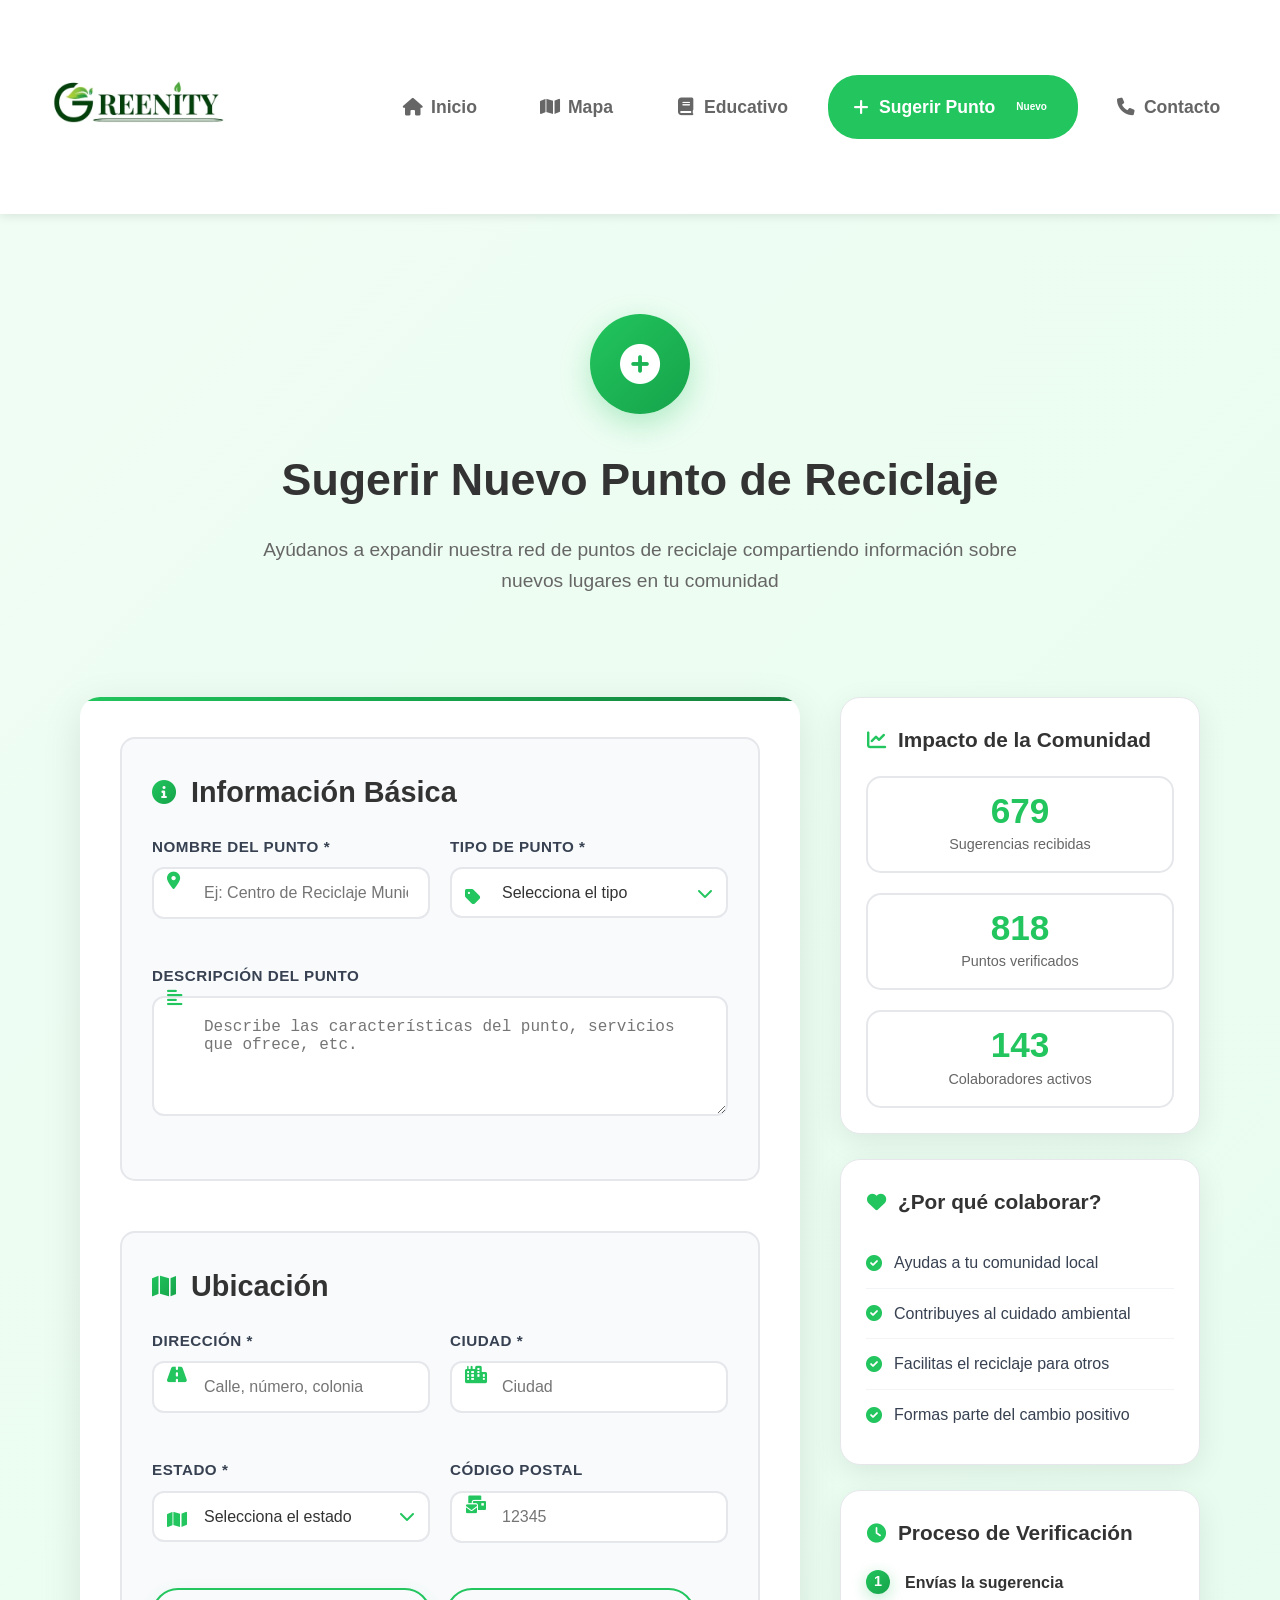
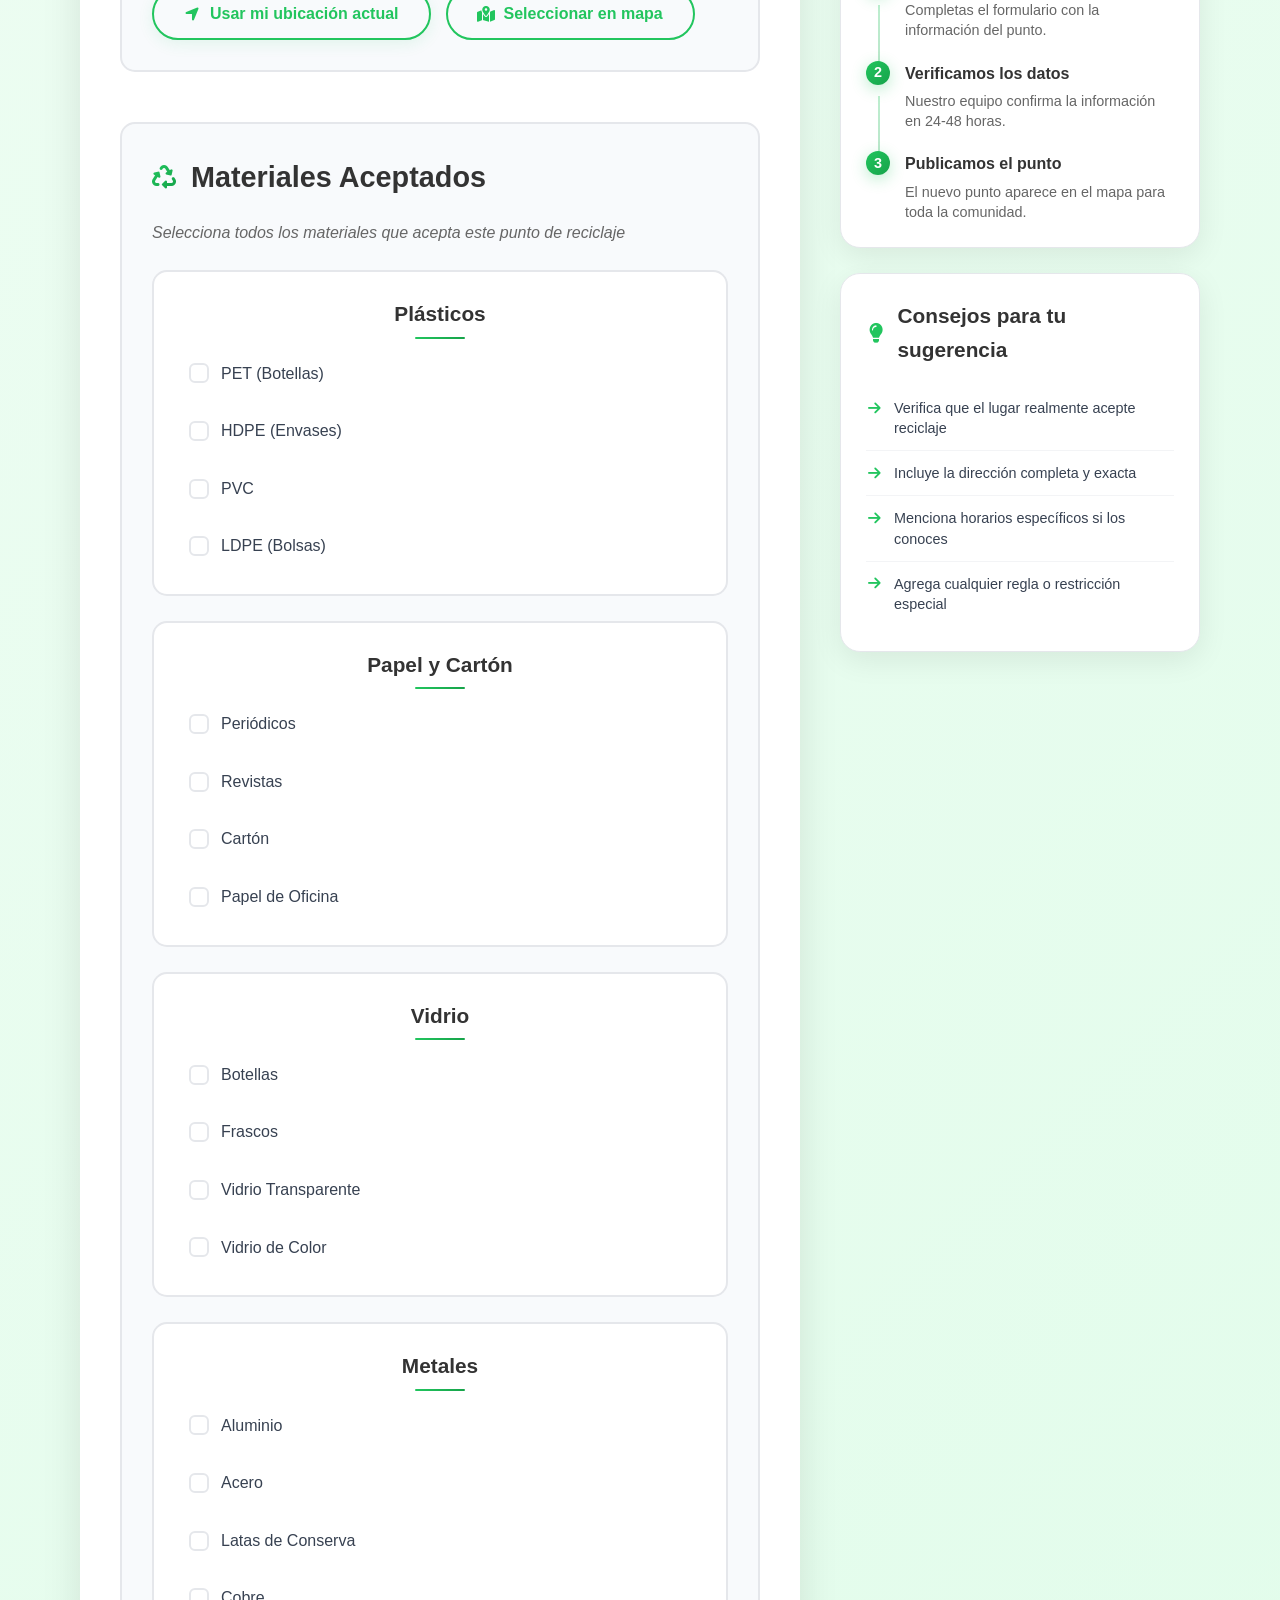
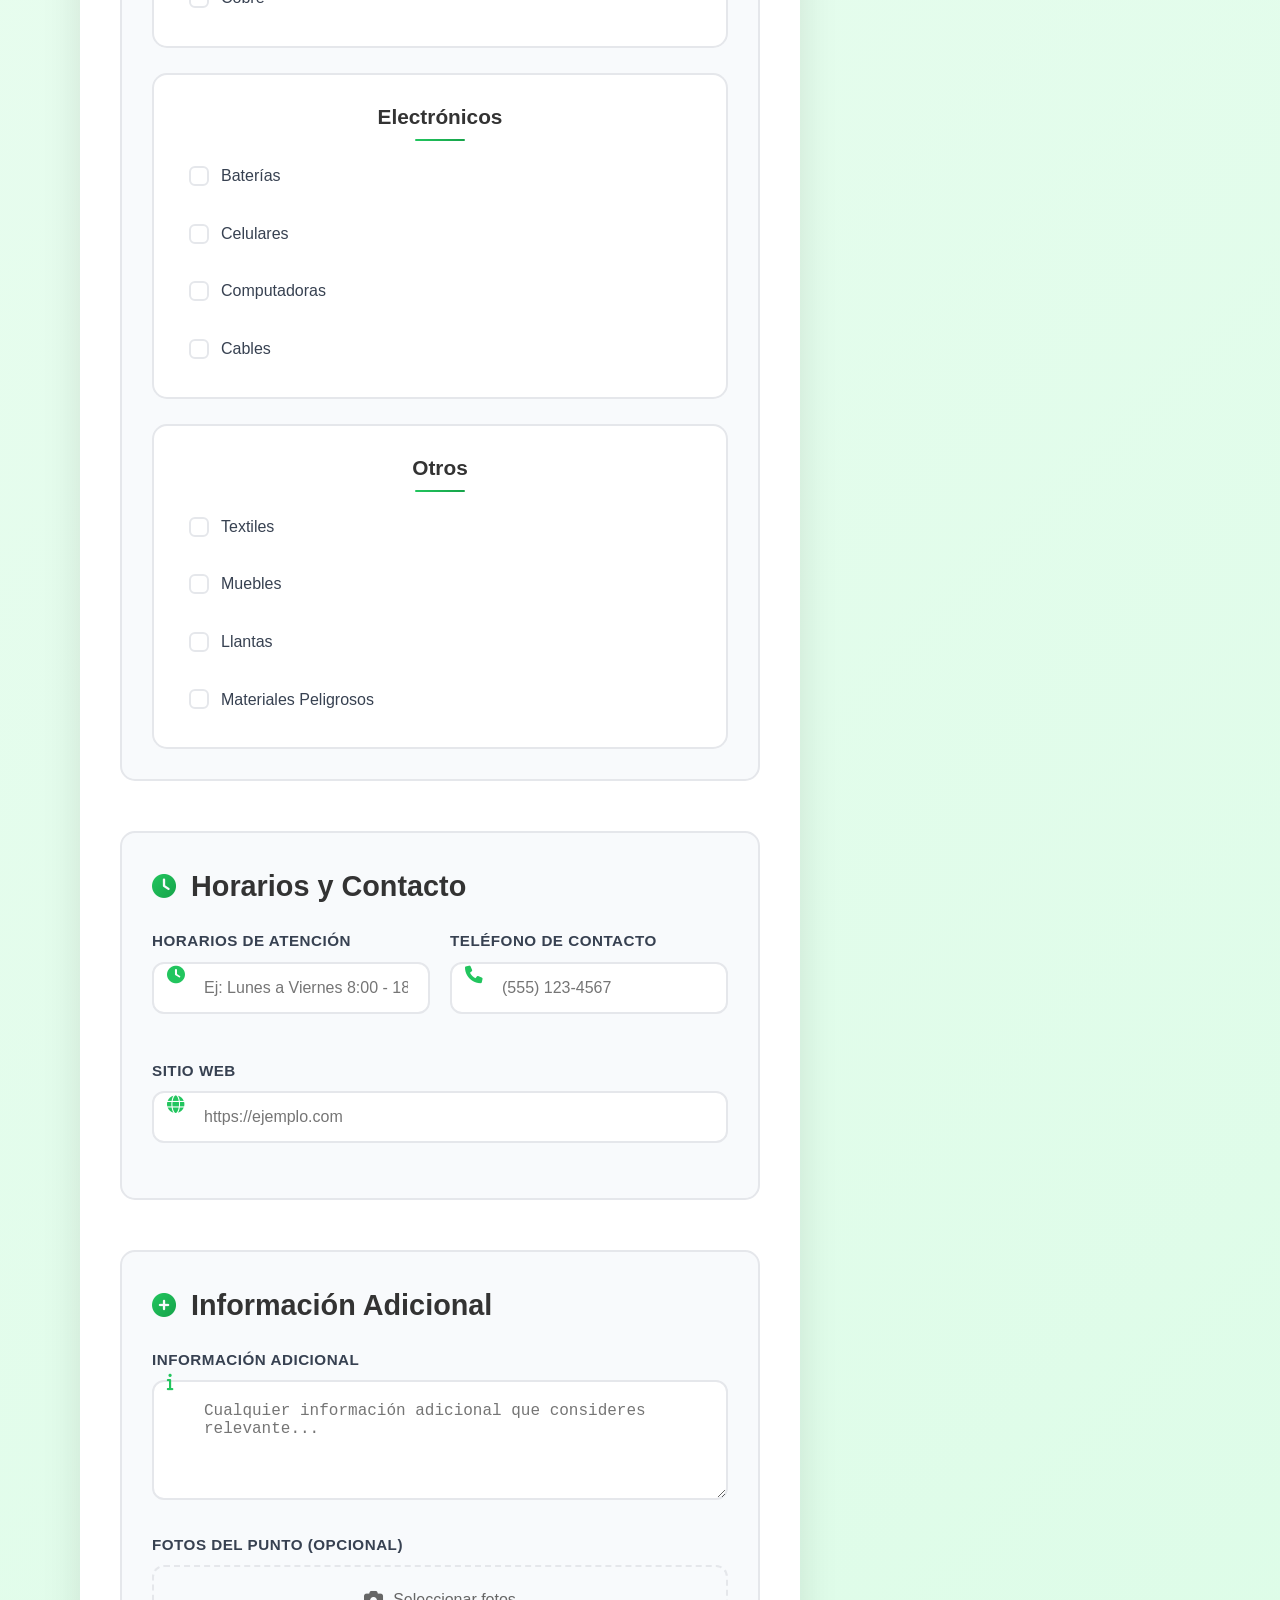
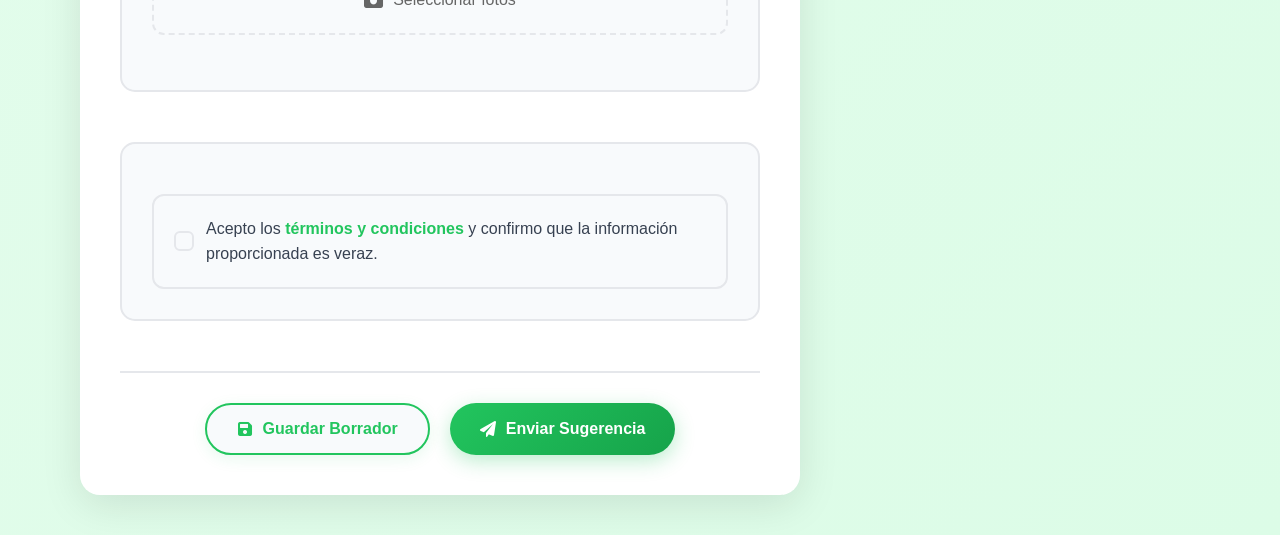
<file: pages/SugerirPunto.html>
<!DOCTYPE html>
<html lang="es">

<head>
    <meta charset="UTF-8">
    <meta name="viewport" content="width=device-width, initial-scale=1.0">
    <title>Sugerir Punto de Reciclaje - Grennity</title>
    <link rel="icon" type="image/png" href="/Img/LogoGnormal.png">
    <link rel="stylesheet" href="../Styles/SugerirPunto.css">
    <link href="https://cdnjs.cloudflare.com/ajax/libs/font-awesome/6.0.0/css/all.min.css" rel="stylesheet">
</head>

<body>
    <!-- Header -->
    <header class="header">
        <div class="container">
            <div class="logo">
                <img src="../Img/LogoNavBar.jpg" alt="Grennity Logo">
            </div>
            <nav class="nav">
                <a href="/index.html" class="nav-item">
                    <i class="fas fa-home"></i>
                    Inicio
                </a>
                <a href="/pages/Mapa.html" class="nav-item">
                    <i class="fas fa-map"></i>
                    Mapa
                </a>
                <a href="/pages/Educativo.html" class="nav-item">
                    <i class="fas fa-book"></i>
                    Educativo
                </a>
                <a href="/pages/SugerirPunto.html" class="nav-item active">
                    <i class="fas fa-plus"></i>
                    Sugerir Punto
                    <span class="new-badge">Nuevo</span>
                </a>
                <a href="/pages/Contacto.html" class="nav-item">
                    <i class="fas fa-phone"></i>
                    Contacto
                </a>
                <a href="/pages/Configuracion.html" class="nav-item">
                    <i class="fas fa-cog"></i>
                    Configuración
                </a>
                <button class="login-btn">
                    <i class="fas fa-user"></i>
                    Iniciar Sesión
                </button>
            </nav>
        </div>
    </header>

    <!-- Main Content -->
    <main class="main-content">
        <div class="container">
            <!-- Hero Section -->
            <section class="hero-section">
                <div class="hero-content">
                    <div class="hero-icon">
                        <i class="fas fa-plus-circle"></i>
                    </div>
                    <h1 class="hero-title">Sugerir Nuevo Punto de Reciclaje</h1>
                    <p class="hero-subtitle">Ayúdanos a expandir nuestra red de puntos de reciclaje compartiendo
                        información sobre nuevos lugares en tu comunidad</p>
                </div>
            </section>

            <!-- Main Content Grid -->
            <div class="main-grid">
                <!-- Form Section -->
                <section class="form-section">
                    <div class="form-container">
                        <form class="suggestion-form" id="suggestionForm">
                            <!-- Información Básica -->
                            <div class="form-group">
                                <h2 class="form-section-title">
                                    <i class="fas fa-info-circle"></i>
                                    Información Básica
                                </h2>

                                <div class="form-row">
                                    <div class="form-field">
                                        <label for="pointName" class="field-label">Nombre del Punto *</label>
                                        <input type="text" id="pointName" name="pointName" class="form-input"
                                            placeholder="Ej: Centro de Reciclaje Municipal" required>
                                        <div class="field-icon">
                                            <i class="fas fa-map-marker-alt"></i>
                                        </div>
                                    </div>

                                    <div class="form-field">
                                        <label for="pointType" class="field-label">Tipo de Punto *</label>
                                        <div class="select-container">
                                            <select id="pointType" name="pointType" class="form-select" required>
                                                <option value="">Selecciona el tipo</option>
                                                <option value="municipal">Centro Municipal</option>
                                                <option value="privado">Centro Privado</option>
                                                <option value="comercial">Punto Comercial</option>
                                                <option value="comunitario">Punto Comunitario</option>
                                                <option value="especializado">Centro Especializado</option>
                                            </select>
                                            <div class="field-icon">
                                                <i class="fas fa-tag"></i>
                                            </div>
                                            <div class="select-arrow">
                                                <i class="fas fa-chevron-down"></i>
                                            </div>
                                        </div>
                                    </div>
                                </div>

                                <div class="form-field full-width">
                                    <label for="description" class="field-label">Descripción del Punto</label>
                                    <textarea id="description" name="description" class="form-textarea"
                                        placeholder="Describe las características del punto, servicios que ofrece, etc."
                                        rows="4"></textarea>
                                    <div class="field-icon">
                                        <i class="fas fa-align-left"></i>
                                    </div>
                                </div>
                            </div>

                            <!-- Ubicación -->
                            <div class="form-group">
                                <h2 class="form-section-title">
                                    <i class="fas fa-map"></i>
                                    Ubicación
                                </h2>

                                <div class="form-row">
                                    <div class="form-field">
                                        <label for="address" class="field-label">Dirección *</label>
                                        <input type="text" id="address" name="address" class="form-input"
                                            placeholder="Calle, número, colonia" required>
                                        <div class="field-icon">
                                            <i class="fas fa-road"></i>
                                        </div>
                                    </div>

                                    <div class="form-field">
                                        <label for="city" class="field-label">Ciudad *</label>
                                        <input type="text" id="city" name="city" class="form-input" placeholder="Ciudad"
                                            required>
                                        <div class="field-icon">
                                            <i class="fas fa-city"></i>
                                        </div>
                                    </div>
                                </div>

                                <div class="form-row">
                                    <div class="form-field">
                                        <label for="state" class="field-label">Estado *</label>
                                        <div class="select-container">
                                            <select id="state" name="state" class="form-select" required>
                                                <option value="">Selecciona el estado</option>
                                                <option value="aguascalientes">Aguascalientes</option>
                                                <option value="baja-california">Baja California</option>
                                                <option value="baja-california-sur">Baja California Sur</option>
                                                <option value="campeche">Campeche</option>
                                                <option value="chiapas">Chiapas</option>
                                                <option value="chihuahua">Chihuahua</option>
                                                <option value="coahuila">Coahuila</option>
                                                <option value="colima">Colima</option>
                                                <option value="durango">Durango</option>
                                                <option value="guanajuato">Guanajuato</option>
                                                <option value="guerrero">Guerrero</option>
                                                <option value="hidalgo">Hidalgo</option>
                                                <option value="jalisco">Jalisco</option>
                                                <option value="mexico">México</option>
                                                <option value="michoacan">Michoacán</option>
                                                <option value="morelos">Morelos</option>
                                                <option value="nayarit">Nayarit</option>
                                                <option value="nuevo-leon">Nuevo León</option>
                                                <option value="oaxaca">Oaxaca</option>
                                                <option value="puebla">Puebla</option>
                                                <option value="queretaro">Querétaro</option>
                                                <option value="quintana-roo">Quintana Roo</option>
                                                <option value="san-luis-potosi">San Luis Potosí</option>
                                                <option value="sinaloa">Sinaloa</option>
                                                <option value="sonora">Sonora</option>
                                                <option value="tabasco">Tabasco</option>
                                                <option value="tamaulipas">Tamaulipas</option>
                                                <option value="tlaxcala">Tlaxcala</option>
                                                <option value="veracruz">Veracruz</option>
                                                <option value="yucatan">Yucatán</option>
                                                <option value="zacatecas">Zacatecas</option>
                                            </select>
                                            <div class="field-icon">
                                                <i class="fas fa-map"></i>
                                            </div>
                                            <div class="select-arrow">
                                                <i class="fas fa-chevron-down"></i>
                                            </div>
                                        </div>
                                    </div>

                                    <div class="form-field">
                                        <label for="postalCode" class="field-label">Código Postal</label>
                                        <input type="text" id="postalCode" name="postalCode" class="form-input"
                                            placeholder="12345" pattern="[0-9]{5}">
                                        <div class="field-icon">
                                            <i class="fas fa-mail-bulk"></i>
                                        </div>
                                    </div>
                                </div>

                                <div class="location-actions">
                                    <button type="button" class="btn-secondary" id="useCurrentLocation">
                                        <i class="fas fa-location-arrow"></i>
                                        Usar mi ubicación actual
                                    </button>
                                    <button type="button" class="btn-outline" id="openMap">
                                        <i class="fas fa-map-marked-alt"></i>
                                        Seleccionar en mapa
                                    </button>
                                </div>
                            </div>

                            <!-- Materiales Aceptados -->
                            <div class="form-group">
                                <h2 class="form-section-title">
                                    <i class="fas fa-recycle"></i>
                                    Materiales Aceptados
                                </h2>
                                <p class="form-description">Selecciona todos los materiales que acepta este punto de
                                    reciclaje</p>

                                <div class="materials-grid">
                                    <div class="material-category">
                                        <h3 class="category-title">Plásticos</h3>
                                        <div class="checkbox-group">
                                            <label class="checkbox-item">
                                                <input type="checkbox" name="materials" value="pet">
                                                <span class="checkmark"></span>
                                                <span class="checkbox-label">PET (Botellas)</span>
                                            </label>
                                            <label class="checkbox-item">
                                                <input type="checkbox" name="materials" value="hdpe">
                                                <span class="checkmark"></span>
                                                <span class="checkbox-label">HDPE (Envases)</span>
                                            </label>
                                            <label class="checkbox-item">
                                                <input type="checkbox" name="materials" value="pvc">
                                                <span class="checkmark"></span>
                                                <span class="checkbox-label">PVC</span>
                                            </label>
                                            <label class="checkbox-item">
                                                <input type="checkbox" name="materials" value="ldpe">
                                                <span class="checkmark"></span>
                                                <span class="checkbox-label">LDPE (Bolsas)</span>
                                            </label>
                                        </div>
                                    </div>

                                    <div class="material-category">
                                        <h3 class="category-title">Papel y Cartón</h3>
                                        <div class="checkbox-group">
                                            <label class="checkbox-item">
                                                <input type="checkbox" name="materials" value="newspaper">
                                                <span class="checkmark"></span>
                                                <span class="checkbox-label">Periódicos</span>
                                            </label>
                                            <label class="checkbox-item">
                                                <input type="checkbox" name="materials" value="magazines">
                                                <span class="checkmark"></span>
                                                <span class="checkbox-label">Revistas</span>
                                            </label>
                                            <label class="checkbox-item">
                                                <input type="checkbox" name="materials" value="cardboard">
                                                <span class="checkmark"></span>
                                                <span class="checkbox-label">Cartón</span>
                                            </label>
                                            <label class="checkbox-item">
                                                <input type="checkbox" name="materials" value="office-paper">
                                                <span class="checkmark"></span>
                                                <span class="checkbox-label">Papel de Oficina</span>
                                            </label>
                                        </div>
                                    </div>

                                    <div class="material-category">
                                        <h3 class="category-title">Vidrio</h3>
                                        <div class="checkbox-group">
                                            <label class="checkbox-item">
                                                <input type="checkbox" name="materials" value="glass-bottles">
                                                <span class="checkmark"></span>
                                                <span class="checkbox-label">Botellas</span>
                                            </label>
                                            <label class="checkbox-item">
                                                <input type="checkbox" name="materials" value="glass-jars">
                                                <span class="checkmark"></span>
                                                <span class="checkbox-label">Frascos</span>
                                            </label>
                                            <label class="checkbox-item">
                                                <input type="checkbox" name="materials" value="glass-clear">
                                                <span class="checkmark"></span>
                                                <span class="checkbox-label">Vidrio Transparente</span>
                                            </label>
                                            <label class="checkbox-item">
                                                <input type="checkbox" name="materials" value="glass-colored">
                                                <span class="checkmark"></span>
                                                <span class="checkbox-label">Vidrio de Color</span>
                                            </label>
                                        </div>
                                    </div>

                                    <div class="material-category">
                                        <h3 class="category-title">Metales</h3>
                                        <div class="checkbox-group">
                                            <label class="checkbox-item">
                                                <input type="checkbox" name="materials" value="aluminum">
                                                <span class="checkmark"></span>
                                                <span class="checkbox-label">Aluminio</span>
                                            </label>
                                            <label class="checkbox-item">
                                                <input type="checkbox" name="materials" value="steel">
                                                <span class="checkmark"></span>
                                                <span class="checkbox-label">Acero</span>
                                            </label>
                                            <label class="checkbox-item">
                                                <input type="checkbox" name="materials" value="tin-cans">
                                                <span class="checkmark"></span>
                                                <span class="checkbox-label">Latas de Conserva</span>
                                            </label>
                                            <label class="checkbox-item">
                                                <input type="checkbox" name="materials" value="copper">
                                                <span class="checkmark"></span>
                                                <span class="checkbox-label">Cobre</span>
                                            </label>
                                        </div>
                                    </div>

                                    <div class="material-category">
                                        <h3 class="category-title">Electrónicos</h3>
                                        <div class="checkbox-group">
                                            <label class="checkbox-item">
                                                <input type="checkbox" name="materials" value="batteries">
                                                <span class="checkmark"></span>
                                                <span class="checkbox-label">Baterías</span>
                                            </label>
                                            <label class="checkbox-item">
                                                <input type="checkbox" name="materials" value="cellphones">
                                                <span class="checkmark"></span>
                                                <span class="checkbox-label">Celulares</span>
                                            </label>
                                            <label class="checkbox-item">
                                                <input type="checkbox" name="materials" value="computers">
                                                <span class="checkmark"></span>
                                                <span class="checkbox-label">Computadoras</span>
                                            </label>
                                            <label class="checkbox-item">
                                                <input type="checkbox" name="materials" value="cables">
                                                <span class="checkmark"></span>
                                                <span class="checkbox-label">Cables</span>
                                            </label>
                                        </div>
                                    </div>

                                    <div class="material-category">
                                        <h3 class="category-title">Otros</h3>
                                        <div class="checkbox-group">
                                            <label class="checkbox-item">
                                                <input type="checkbox" name="materials" value="textiles">
                                                <span class="checkmark"></span>
                                                <span class="checkbox-label">Textiles</span>
                                            </label>
                                            <label class="checkbox-item">
                                                <input type="checkbox" name="materials" value="furniture">
                                                <span class="checkmark"></span>
                                                <span class="checkbox-label">Muebles</span>
                                            </label>
                                            <label class="checkbox-item">
                                                <input type="checkbox" name="materials" value="tires">
                                                <span class="checkmark"></span>
                                                <span class="checkbox-label">Llantas</span>
                                            </label>
                                            <label class="checkbox-item">
                                                <input type="checkbox" name="materials" value="hazardous">
                                                <span class="checkmark"></span>
                                                <span class="checkbox-label">Materiales Peligrosos</span>
                                            </label>
                                        </div>
                                    </div>
                                </div>
                            </div>

                            <!-- Horarios y Contacto -->
                            <div class="form-group">
                                <h2 class="form-section-title">
                                    <i class="fas fa-clock"></i>
                                    Horarios y Contacto
                                </h2>

                                <div class="form-row">
                                    <div class="form-field">
                                        <label for="schedule" class="field-label">Horarios de Atención</label>
                                        <input type="text" id="schedule" name="schedule" class="form-input"
                                            placeholder="Ej: Lunes a Viernes 8:00 - 18:00">
                                        <div class="field-icon">
                                            <i class="fas fa-clock"></i>
                                        </div>
                                    </div>

                                    <div class="form-field">
                                        <label for="phone" class="field-label">Teléfono de Contacto</label>
                                        <input type="tel" id="phone" name="phone" class="form-input"
                                            placeholder="(555) 123-4567">
                                        <div class="field-icon">
                                            <i class="fas fa-phone"></i>
                                        </div>
                                    </div>
                                </div>

                                <div class="form-field full-width">
                                    <label for="website" class="field-label">Sitio Web</label>
                                    <input type="url" id="website" name="website" class="form-input"
                                        placeholder="https://ejemplo.com">
                                    <div class="field-icon">
                                        <i class="fas fa-globe"></i>
                                    </div>
                                </div>
                            </div>

                            <!-- Información Adicional -->
                            <div class="form-group">
                                <h2 class="form-section-title">
                                    <i class="fas fa-plus-circle"></i>
                                    Información Adicional
                                </h2>

                                <div class="form-field full-width">
                                    <label for="additionalInfo" class="field-label">Información Adicional</label>
                                    <textarea id="additionalInfo" name="additionalInfo" class="form-textarea"
                                        placeholder="Cualquier información adicional que consideres relevante..."
                                        rows="4"></textarea>
                                    <div class="field-icon">
                                        <i class="fas fa-info"></i>
                                    </div>
                                </div>

                                <div class="form-field full-width">
                                    <label for="photos" class="field-label">Fotos del Punto (Opcional)</label>
                                    <div class="file-upload">
                                        <input type="file" id="photos" name="photos" class="file-input" multiple
                                            accept="image/*">
                                        <label for="photos" class="file-upload-label">
                                            <i class="fas fa-camera"></i>
                                            <span>Seleccionar fotos</span>
                                        </label>
                                    </div>
                                </div>
                            </div>

                            <!-- Términos y Condiciones -->
                            <div class="form-group">
                                <div class="checkbox-item terms">
                                    <input type="checkbox" id="terms" name="terms" required>
                                    <span class="checkmark"></span>
                                    <span class="checkbox-label">
                                        Acepto los <a href="#" class="terms-link">términos y condiciones</a> y confirmo
                                        que la información proporcionada es veraz.
                                    </span>
                                </div>
                            </div>

                            <!-- Submit Buttons -->
                            <div class="form-actions">
                                <button type="button" class="btn-secondary" id="saveDraft">
                                    <i class="fas fa-save"></i>
                                    Guardar Borrador
                                </button>
                                <button type="submit" class="btn-primary" id="submitForm">
                                    <i class="fas fa-paper-plane"></i>
                                    Enviar Sugerencia
                                </button>
                            </div>
                        </form>
                    </div>
                </section>

                <!-- Information Sidebar -->
                <aside class="info-sidebar">
                    <!-- Community Impact Card -->
                    <div class="info-card impact-card">
                        <h3 class="card-title">
                            <i class="fas fa-chart-line"></i>
                            Impacto de la Comunidad
                        </h3>
                        <div class="stats-grid">
                            <div class="stat-item">
                                <div class="stat-number">1,247</div>
                                <div class="stat-label">Sugerencias recibidas</div>
                            </div>
                            <div class="stat-item">
                                <div class="stat-number">892</div>
                                <div class="stat-label">Puntos verificados</div>
                            </div>
                            <div class="stat-item">
                                <div class="stat-number">156</div>
                                <div class="stat-label">Colaboradores activos</div>
                            </div>
                        </div>
                    </div>

                    <!-- Why Collaborate Card -->
                    <div class="info-card benefits-card">
                        <h3 class="card-title">
                            <i class="fas fa-heart"></i>
                            ¿Por qué colaborar?
                        </h3>
                        <ul class="benefits-list">
                            <li class="benefit-item">
                                <i class="fas fa-check-circle"></i>
                                <span>Ayudas a tu comunidad local</span>
                            </li>
                            <li class="benefit-item">
                                <i class="fas fa-check-circle"></i>
                                <span>Contribuyes al cuidado ambiental</span>
                            </li>
                            <li class="benefit-item">
                                <i class="fas fa-check-circle"></i>
                                <span>Facilitas el reciclaje para otros</span>
                            </li>
                            <li class="benefit-item">
                                <i class="fas fa-check-circle"></i>
                                <span>Formas parte del cambio positivo</span>
                            </li>
                        </ul>
                    </div>

                    <!-- Verification Process Card -->
                    <div class="info-card process-card">
                        <h3 class="card-title">
                            <i class="fas fa-clock"></i>
                            Proceso de Verificación
                        </h3>
                        <div class="process-steps">
                            <div class="process-step">
                                <div class="step-number">1</div>
                                <div class="step-content">
                                    <h4>Envías la sugerencia</h4>
                                    <p>Completas el formulario con la información del punto.</p>
                                </div>
                            </div>
                            <div class="process-step">
                                <div class="step-number">2</div>
                                <div class="step-content">
                                    <h4>Verificamos los datos</h4>
                                    <p>Nuestro equipo confirma la información en 24-48 horas.</p>
                                </div>
                            </div>
                            <div class="process-step">
                                <div class="step-number">3</div>
                                <div class="step-content">
                                    <h4>Publicamos el punto</h4>
                                    <p>El nuevo punto aparece en el mapa para toda la comunidad.</p>
                                </div>
                            </div>
                        </div>
                    </div>

                    <!-- Tips Card -->
                    <div class="info-card tips-card">
                        <h3 class="card-title">
                            <i class="fas fa-lightbulb"></i>
                            Consejos para tu sugerencia
                        </h3>
                        <ul class="tips-list">
                            <li class="tip-item">
                                <i class="fas fa-arrow-right"></i>
                                <span>Verifica que el lugar realmente acepte reciclaje</span>
                            </li>
                            <li class="tip-item">
                                <i class="fas fa-arrow-right"></i>
                                <span>Incluye la dirección completa y exacta</span>
                            </li>
                            <li class="tip-item">
                                <i class="fas fa-arrow-right"></i>
                                <span>Menciona horarios específicos si los conoces</span>
                            </li>
                            <li class="tip-item">
                                <i class="fas fa-arrow-right"></i>
                                <span>Agrega cualquier regla o restricción especial</span>
                            </li>
                        </ul>
                    </div>
                </aside>
            </div>
        </div>
    </main>

    <script type="text/javascript">
        (function (d, t) {
            var v = d.createElement(t), s = d.getElementsByTagName(t)[0];
            v.onload = function () {
                window.voiceflow.chat.load({
                    verify: { projectID: '68ce0e495682320b1b0f1dfe' },
                    url: 'https://general-runtime.voiceflow.com',
                    versionID: 'production',
                    voice: {
                        url: "https://runtime-api.voiceflow.com"
                    }
                });
            }
            v.src = "https://cdn.voiceflow.com/widget-next/bundle.mjs";
            v.type = "text/javascript";
            s.parentNode.insertBefore(v, s);
        })(document, 'script');
    </script>

    <script src="../Logic/SugerirPunto.js"></script>
</body>

</html>
</file>
<file: Styles/index.css>
/* Reset and Base Styles */
* {
    margin: 0;
    padding: 0;
    box-sizing: border-box;
}

body {
    font-family: 'Segoe UI', Tahoma, Geneva, Verdana, sans-serif;
    line-height: 1.6;
    color: #333;
    background-color: #fff;
}

.container {
    max-width: 1200px;
    margin: 0 auto;
    padding: 0 20px;
}

/* Header Styles */
.header {
    background-color: #fff;
    padding: 3px 0;
    box-shadow: 0 2px 10px rgba(0,0,0,0.1);
}

.header .container {
    display: flex;
    justify-content: space-between;
    align-items: center;
    padding: 0 40px;
    max-width: 1800px;
    margin: 0 auto;
}

.logo {
    flex-shrink: 0;
    margin-right: 80px;
}

.logo img {
    height: 200px;
    width: auto;
}

.nav {
    display: flex;
    gap: 15px;
    align-items: center;
    flex: 1;
    justify-content: center;
    margin: 0 60px;
}

.nav-item {
    display: flex;
    align-items: center;
    gap: 10px;
    text-decoration: none;
    color: #666;
    font-weight: 600;
    padding: 18px 25px;
    border-radius: 30px;
    transition: all 0.3s ease;
    position: relative;
    font-size: 1.1rem;
    white-space: nowrap;
    min-width: fit-content;
}

.nav-item.active {
    background-color: #22c55e;
    color: white;
}

.nav-item:hover {
    color: #22c55e;
    background-color: rgba(34, 197, 94, 0.1);
    transform: translateY(-2px);
    box-shadow: 0 4px 12px rgba(34, 197, 94, 0.2);
}

.nav-item.active:hover {
    color: white;
    background-color: #16a34a;
    transform: translateY(-2px);
    box-shadow: 0 4px 12px rgba(34, 197, 94, 0.3);
}

.new-badge {
    background-color: #22c55e;
    color: white;
    font-size: 10px;
    padding: 2px 6px;
    border-radius: 10px;
    margin-left: 5px;
}

/* Botón de Iniciar Sesión */
.login-btn {
    background: linear-gradient(135deg, #22c55e, #16a34a);
    color: white;
    border: none;
    padding: 18px 30px;
    border-radius: 30px;
    font-weight: 600;
    font-size: 1.1rem;
    cursor: pointer;
    display: flex;
    align-items: center;
    gap: 10px;
    transition: all 0.4s cubic-bezier(0.175, 0.885, 0.32, 1.275);
    position: relative;
    overflow: hidden;
    box-shadow: 0 4px 15px rgba(34, 197, 94, 0.3);
    margin-left: 40px;
    white-space: nowrap;
    flex-shrink: 0;
}

.login-btn::before {
    content: '';
    position: absolute;
    top: 0;
    left: -100%;
    width: 100%;
    height: 100%;
    background: linear-gradient(90deg, transparent, rgba(255, 255, 255, 0.2), transparent);
    transition: left 0.5s;
}

.login-btn:hover {
    transform: translateY(-3px) scale(1.05);
    box-shadow: 0 8px 25px rgba(34, 197, 94, 0.4);
    background: linear-gradient(135deg, #16a34a, #15803d);
}

.login-btn:hover::before {
    left: 100%;
}

.login-btn:active {
    transform: translateY(-1px) scale(1.02);
}

.login-btn i {
    transition: transform 0.3s ease;
}

.login-btn:hover i {
    transform: rotate(360deg);
}

/* Hero Section */
.hero {
    background-color: #fff;
    padding: 80px 0;
    position: relative;
    overflow: hidden;
}

.hero-content {
    text-align: center;
    position: relative;
    z-index: 2;
}

.LogoPrincipal {
    margin-bottom: 30px;
}

.LogoPrincipal img {
    width: 120px;
    height: 120px;
    border-radius: 50%;
    object-fit: cover;
    border: 4px solid #22c55e;
    box-shadow: 0 8px 25px rgba(34, 197, 94, 0.3);
    transition: transform 0.3s ease, box-shadow 0.3s ease;
}

.LogoPrincipal img:hover {
    transform: scale(1.05);
    box-shadow: 0 12px 35px rgba(34, 197, 94, 0.4);
}

.hero-title {
    font-size: 3.5rem;
    font-weight: 700;
    margin-bottom: 20px;
    color: #333;
}

.highlight {
    color: #22c55e;
}

.hero-subtitle {
    font-size: 1.2rem;
    color: #666;
    margin-bottom: 40px;
    max-width: 600px;
    margin-left: auto;
    margin-right: auto;
}

.search-container {
    margin-bottom: 30px;
}

.search-bar {
    display: flex;
    align-items: center;
    background: white;
    border: 2px solid #e5e7eb;
    border-radius: 50px;
    padding: 15px 20px;
    max-width: 600px;
    margin: 0 auto;
    box-shadow: 0 4px 20px rgba(0,0,0,0.1);
}

.search-bar i {
    color: #666;
    margin-right: 15px;
    font-size: 1.1rem;
}

.search-bar input {
    flex: 1;
    border: none;
    outline: none;
    font-size: 1rem;
    color: #333;
}

.search-bar input::placeholder {
    color: #999;
}

.search-btn {
    background-color: #22c55e;
    color: white;
    border: none;
    padding: 12px 25px;
    border-radius: 25px;
    font-weight: 600;
    cursor: pointer;
    display: flex;
    align-items: center;
    gap: 8px;
    transition: background-color 0.3s ease;
}

.search-btn:hover {
    background-color: #16a34a;
}

.hero-actions {
    display: flex;
    justify-content: center;
    align-items: center;
    gap: 30px;
}

.location-btn {
    background: white;
    border: 2px solid #e5e7eb;
    color: #666;
    padding: 12px 25px;
    border-radius: 25px;
    cursor: pointer;
    display: flex;
    align-items: center;
    gap: 8px;
    font-weight: 500;
    transition: all 0.3s ease;
}

.location-btn:hover {
    border-color: #22c55e;
    color: #22c55e;
}

.map-link {
    color: #22c55e;
    text-decoration: none;
    font-weight: 500;
}

.map-link:hover {
    text-decoration: underline;
}

.hero-bg {
    position: absolute;
    top: 50%;
    right: -150px;
    transform: translateY(-50%);
    opacity: 0.05;
    z-index: 1;
}

.bg-logo {
    width: 400px;
    height: auto;
}

/* Statistics Section */
.stats {
    background-color: #a2f1bd;
    padding: 60px 0;
    position: relative;
}

.stats-grid {
    display: grid;
    grid-template-columns: repeat(4, 1fr);
    gap: 30px;
    margin-bottom: 30px;
}

.stat-card {
    background: white;
    padding: 30px 20px;
    border-radius: 15px;
    text-align: center;
    box-shadow: 0 4px 20px rgba(0,0,0,0.08);
    transition: transform 0.3s ease;
}

.stat-card:hover {
    transform: translateY(-5px);
}

.stat-number {
    font-size: 2.5rem;
    font-weight: 700;
    color: #22c55e;
    margin-bottom: 10px;
}

.stat-label {
    color: #666;
    font-size: 1rem;
    font-weight: 500;
}

.stats-icon {
    position: absolute;
    right: 50px;
    top: 50%;
    transform: translateY(-50%);
    color: #22c55e;
    font-size: 2rem;
    animation: float 3s ease-in-out infinite;
}

@keyframes float {
    0%, 100% { transform: translateY(-50%) translateY(0px); }
    50% { transform: translateY(-50%) translateY(-10px); }
}

/* Features Section */
.features {
    background-color: #fff;
    padding: 80px 0;
}

.features-title {
    text-align: center;
    font-size: 2.5rem;
    font-weight: 700;
    color: #333;
    margin-bottom: 20px;
}

.features-subtitle {
    text-align: center;
    color: #666;
    font-size: 1.1rem;
    margin-bottom: 60px;
    max-width: 600px;
    margin-left: auto;
    margin-right: auto;
}

.features-grid {
    display: grid;
    grid-template-columns: repeat(4, 1fr);
    gap: 30px;
}

.feature-card {
    background: white;
    padding: 40px 30px;
    border-radius: 15px;
    text-align: center;
    box-shadow: 0 4px 20px rgba(0,0,0,0.08);
    transition: transform 0.3s ease;
}

.feature-card:hover {
    transform: translateY(-5px);
}

.feature-icon {
    width: 80px;
    height: 80px;
    background-color: #22c55e;
    border-radius: 50%;
    display: flex;
    align-items: center;
    justify-content: center;
    margin: 0 auto 20px;
    color: white;
    font-size: 2rem;
}

.feature-title {
    font-size: 1.3rem;
    font-weight: 600;
    color: #333;
    margin-bottom: 15px;
}

.feature-description {
    color: #666;
    line-height: 1.6;
}

/* Call to Action Section */
.cta {
    background-color: #16a34a;
    padding: 80px 0;
    text-align: center;
    position: relative;
}

.cta-icon {
    color: white;
    font-size: 2rem;
    margin-bottom: 20px;
}

.cta-title {
    font-size: 2.5rem;
    font-weight: 700;
    color: white;
    margin-bottom: 20px;
}

.cta-subtitle {
    color: #d1d5db;
    font-size: 1.1rem;
    margin-bottom: 40px;
    max-width: 600px;
    margin-left: auto;
    margin-right: auto;
}

.cta-buttons {
    display: flex;
    justify-content: center;
    gap: 20px;
}

.cta-btn {
    padding: 15px 30px;
    border-radius: 25px;
    font-weight: 600;
    font-size: 1rem;
    cursor: pointer;
    transition: all 0.3s ease;
    display: flex;
    align-items: center;
    gap: 10px;
}

.cta-btn.primary {
    background-color: #22c55e;
    color: white;
    border: none;
}

.cta-btn.primary:hover {
    background-color: #16a34a;
}

.cta-btn.secondary {
    background-color: transparent;
    color: white;
    border: 2px solid white;
}

.cta-btn.secondary:hover {
    background-color: white;
    color: #16a34a;
}

/* Footer */
.footer {
    background-color: #fff;
    padding: 60px 0 20px;
}

.footer-content {
    display: grid;
    grid-template-columns: 2fr 1fr 1fr;
    gap: 40px;
    margin-bottom: 40px;
}

.footer-logo img {
    height: 40px;
    width: auto;
    margin-bottom: 20px;
}

.footer-description {
    color: #666;
    line-height: 1.6;
    max-width: 300px;
}

.footer-title {
    font-size: 1.2rem;
    font-weight: 600;
    color: #333;
    margin-bottom: 20px;
}

.footer-links {
    list-style: none;
}

.footer-links li {
    margin-bottom: 10px;
}

.footer-links a {
    color: #666;
    text-decoration: none;
    transition: color 0.3s ease;
}

.footer-links a:hover {
    color: #22c55e;
}

.footer-bottom {
    text-align: center;
    padding-top: 20px;
    border-top: 1px solid #e5e7eb;
    color: #666;
}

.footer-bottom i {
    color: #22c55e;
}

/* Responsive Design */
@media (max-width: 1200px) {
    .header .container {
        padding: 0 30px;
    }
    
    .nav {
        gap: 10px;
        margin: 0 40px;
    }
    
    .nav-item {
        padding: 15px 20px;
        font-size: 1rem;
    }
    
    .login-btn {
        padding: 15px 25px;
        margin-left: 30px;
    }
}

@media (max-width: 768px) {
    .header .container {
        flex-direction: column;
        padding: 0 20px;
        gap: 20px;
    }
    
    .logo {
        margin-right: 0;
        margin-bottom: 10px;
    }
    
    .logo img {
        height: 120px;
    }
    
    .nav {
        flex-direction: column;
        gap: 15px;
        margin: 0;
        width: 100%;
    }
    
    .nav-item {
        width: 100%;
        justify-content: center;
        padding: 15px 20px;
    }
    
    .login-btn {
        margin-left: 0;
        width: 100%;
        justify-content: center;
    }
    
    .hero-title {
        font-size: 2.5rem;
    }
    
    .stats-grid,
    .features-grid {
        grid-template-columns: repeat(2, 1fr);
    }
    
    .footer-content {
        grid-template-columns: 1fr;
        text-align: center;
    }
    
    .cta-buttons {
        flex-direction: column;
        align-items: center;
    }
    
    .hero-actions {
        flex-direction: column;
        gap: 15px;
    }
}

@media (max-width: 480px) {
    .stats-grid,
    .features-grid {
        grid-template-columns: 1fr;
    }
    
    .hero-title {
        font-size: 2rem;
    }
    
    .search-bar {
        flex-direction: column;
        gap: 15px;
    }
    
    .search-btn {
        width: 100%;
        justify-content: center;
    }
}
</file>
<file: Styles/Configuracion.css>
/* Reset and Base Styles */
* {
    margin: 0;
    padding: 0;
    box-sizing: border-box;
}

body {
    font-family: 'Segoe UI', Tahoma, Geneva, Verdana, sans-serif;
    line-height: 1.6;
    color: #333;
    background-color: #daf8d2;
    
}

.container {
    max-width: 1200px;
    margin: 0 auto;
    padding: 0 20px;
}

/* Header Styles (reusing from index.css) */
.header {
    background-color: #fff;
    padding: 3px 0;
    box-shadow: 0 2px 10px rgba(0,0,0,0.1);
}

.header .container {
    display: flex;
    justify-content: space-between;
    align-items: center;
    padding: 0 40px;
    max-width: 1800px;
    margin: 0 auto;
}

.logo {
    flex-shrink: 0;
    margin-right: 80px;
}

.logo img {
    height: 200px;
    width: auto;
}

.nav {
    display: flex;
    gap: 15px;
    align-items: center;
    flex: 1;
    justify-content: center;
    margin: 0 60px;
}

.nav-item {
    display: flex;
    align-items: center;
    gap: 10px;
    text-decoration: none;
    color: #666;
    font-weight: 600;
    padding: 18px 25px;
    border-radius: 30px;
    transition: all 0.3s ease;
    position: relative;
    font-size: 1.1rem;
    white-space: nowrap;
    min-width: fit-content;
}

.nav-item.active {
    background-color: #22c55e;
    color: white;
}

.nav-item:hover {
    color: #22c55e;
    background-color: rgba(34, 197, 94, 0.1);
    transform: translateY(-2px);
    box-shadow: 0 4px 12px rgba(34, 197, 94, 0.2);
}

.nav-item.active:hover {
    color: white;
    background-color: #16a34a;
    transform: translateY(-2px);
    box-shadow: 0 4px 12px rgba(34, 197, 94, 0.3);
}

.new-badge {
    background-color: #22c55e;
    color: white;
    font-size: 10px;
    padding: 2px 6px;
    border-radius: 10px;
    margin-left: 5px;
}

.login-btn {
    background: linear-gradient(135deg, #22c55e, #16a34a);
    color: white;
    border: none;
    padding: 18px 30px;
    border-radius: 30px;
    font-weight: 600;
    font-size: 1.1rem;
    cursor: pointer;
    display: flex;
    align-items: center;
    gap: 10px;
    transition: all 0.4s cubic-bezier(0.175, 0.885, 0.32, 1.275);
    position: relative;
    overflow: hidden;
    box-shadow: 0 4px 15px rgba(34, 197, 94, 0.3);
    margin-left: 40px;
    white-space: nowrap;
    flex-shrink: 0;
}

.login-btn::before {
    content: '';
    position: absolute;
    top: 0;
    left: -100%;
    width: 100%;
    height: 100%;
    background: linear-gradient(90deg, transparent, rgba(255, 255, 255, 0.2), transparent);
    transition: left 0.5s;
}

.login-btn:hover {
    transform: translateY(-3px) scale(1.05);
    box-shadow: 0 8px 25px rgba(34, 197, 94, 0.4);
    background: linear-gradient(135deg, #16a34a, #15803d);
}

.login-btn:hover::before {
    left: 100%;
}

.login-btn:active {
    transform: translateY(-1px) scale(1.02);
}

.login-btn i {
    transition: transform 0.3s ease;
}

.login-btn:hover i {
    transform: rotate(360deg);
}

/* Main Content */
.main-content {
    padding: 40px 0;
    min-height: calc(100vh - 200px);
    background: linear-gradient(135deg, #ddfcd5 0%, #bbf7d0 100%);
}

.config-header {
    text-align: center;
    margin-bottom: 50px;
    animation: fadeInUp 0.8s ease-out;
}

.config-header h1 {
    font-size: 3rem;
    font-weight: 700;
    color: #1a202c;
    margin-bottom: 15px;
    background: linear-gradient(135deg, #22c55e, #16a34a);
    -webkit-background-clip: text;
    -webkit-text-fill-color: transparent;
    background-clip: text;
}

.config-header p {
    font-size: 1.2rem;
    color: #64748b;
    font-weight: 500;
}

/* Config Sections */
.config-section {
    background: white;
    border-radius: 20px;
    padding: 40px;
    margin-bottom: 30px;
    box-shadow: 0 10px 40px rgba(0,0,0,0.08);
    border: 1px solid #e2e8f0;
    position: relative;
    overflow: hidden;
    animation: slideInUp 0.6s ease-out;
    transition: all 0.3s ease;
}

.config-section:hover {
    transform: translateY(-5px);
    box-shadow: 0 20px 60px rgba(0,0,0,0.12);
}

.config-section::before {
    content: '';
    position: absolute;
    top: 0;
    left: 0;
    right: 0;
    height: 4px;
    background: linear-gradient(90deg, #22c55e, #16a34a, #15803d);
}

.section-header {
    display: flex;
    align-items: center;
    gap: 15px;
    margin-bottom: 30px;
    padding-bottom: 20px;
    border-bottom: 2px solid #f1f5f9;
}

.section-header i {
    font-size: 1.5rem;
    color: #22c55e;
    background: linear-gradient(135deg, #22c55e, #16a34a);
    -webkit-background-clip: text;
    -webkit-text-fill-color: transparent;
    background-clip: text;
}

.section-header h2 {
    font-size: 1.8rem;
    font-weight: 700;
    color: #1a202c;
}

.section-subheader {
    display: flex;
    align-items: center;
    gap: 10px;
    margin: 25px 0 20px 0;
}

.section-subheader i {
    font-size: 1.2rem;
    color: #22c55e;
}

.section-subheader h3 {
    font-size: 1.3rem;
    font-weight: 600;
    color: #374151;
}

/* Form Groups */
.form-group {
    margin-bottom: 25px;
}

.form-group label {
    display: block;
    font-weight: 600;
    color: #374151;
    margin-bottom: 8px;
    font-size: 1rem;
}

.form-group input[type="text"],
.custom-select {
    width: 100%;
    padding: 15px 20px;
    border: 2px solid #e2e8f0;
    border-radius: 12px;
    font-size: 1rem;
    transition: all 0.3s ease;
    background: white;
    color: #374151;
}

.form-group input[type="text"]:focus,
.custom-select:focus {
    outline: none;
    border-color: #22c55e;
    box-shadow: 0 0 0 3px rgba(34, 197, 94, 0.1);
    transform: translateY(-2px);
}

.form-group small {
    display: block;
    color: #64748b;
    font-size: 0.9rem;
    margin-top: 5px;
}

/* Slider Container */
.slider-container {
    display: flex;
    align-items: center;
    gap: 15px;
    margin-top: 10px;
}

.slider {
    flex: 1;
    height: 8px;
    border-radius: 5px;
    background: #e2e8f0;
    outline: none;
    -webkit-appearance: none;
    appearance: none;
    transition: all 0.3s ease;
}

.slider::-webkit-slider-thumb {
    -webkit-appearance: none;
    appearance: none;
    width: 24px;
    height: 24px;
    border-radius: 50%;
    background: linear-gradient(135deg, #22c55e, #16a34a);
    cursor: pointer;
    box-shadow: 0 4px 12px rgba(34, 197, 94, 0.3);
    transition: all 0.3s ease;
}

.slider::-webkit-slider-thumb:hover {
    transform: scale(1.1);
    box-shadow: 0 6px 16px rgba(34, 197, 94, 0.4);
}

.slider::-moz-range-thumb {
    width: 24px;
    height: 24px;
    border-radius: 50%;
    background: linear-gradient(135deg, #22c55e, #16a34a);
    cursor: pointer;
    border: none;
    box-shadow: 0 4px 12px rgba(34, 197, 94, 0.3);
}

.slider-value {
    font-weight: 600;
    color: #22c55e;
    font-size: 1.1rem;
    min-width: 50px;
    text-align: center;
}

/* Toggle Groups */
.toggle-group {
    display: flex;
    flex-direction: column;
    gap: 20px;
    margin: 25px 0;
}

.toggle-item {
    display: flex;
    align-items: center;
    justify-content: space-between;
    padding: 20px;
    background: #f8fafc;
    border-radius: 12px;
    border: 1px solid #e2e8f0;
    transition: all 0.3s ease;
}

.toggle-item:hover {
    background: #f1f5f9;
    transform: translateX(5px);
}

.toggle-item span {
    font-weight: 600;
    color: #374151;
    font-size: 1rem;
}

.toggle-item small {
    display: block;
    color: #64748b;
    font-size: 0.9rem;
    margin-top: 5px;
}

/* Toggle Switch */
.toggle-switch {
    position: relative;
    display: inline-block;
    width: 60px;
    height: 30px;
    flex-shrink: 0;
}

.toggle-switch input {
    opacity: 0;
    width: 0;
    height: 0;
}

.slider-toggle {
    position: absolute;
    cursor: pointer;
    top: 0;
    left: 0;
    right: 0;
    bottom: 0;
    background-color: #cbd5e1;
    transition: 0.4s;
    border-radius: 30px;
}

.slider-toggle:before {
    position: absolute;
    content: "";
    height: 22px;
    width: 22px;
    left: 4px;
    bottom: 4px;
    background-color: white;
    transition: 0.4s;
    border-radius: 50%;
    box-shadow: 0 2px 8px rgba(0,0,0,0.2);
}

input:checked + .slider-toggle {
    background: linear-gradient(135deg, #22c55e, #16a34a);
}

input:checked + .slider-toggle:before {
    transform: translateX(30px);
}

/* Notifications Group */
.notifications-group {
    margin-top: 30px;
    padding-top: 25px;
    border-top: 1px solid #e2e8f0;
}

/* Save Button */
.save-btn {
    background: linear-gradient(135deg, #22c55e, #16a34a);
    color: white;
    border: none;
    padding: 15px 30px;
    border-radius: 12px;
    font-weight: 600;
    font-size: 1rem;
    cursor: pointer;
    display: flex;
    align-items: center;
    gap: 10px;
    margin-top: 30px;
    transition: all 0.3s ease;
    box-shadow: 0 4px 15px rgba(34, 197, 94, 0.3);
}

.save-btn:hover {
    transform: translateY(-2px);
    box-shadow: 0 6px 20px rgba(34, 197, 94, 0.4);
    background: linear-gradient(135deg, #16a34a, #15803d);
}

/* Mobile Config */
.mobile-config {
    margin-top: 30px;
    padding-top: 25px;
    border-top: 1px solid #e2e8f0;
}

.feature-grid {
    display: grid;
    grid-template-columns: repeat(auto-fit, minmax(200px, 1fr));
    gap: 20px;
    margin-top: 20px;
}

.feature-item {
    display: flex;
    flex-direction: column;
    align-items: center;
    text-align: center;
    padding: 20px;
    background: #f8fafc;
    border-radius: 12px;
    border: 1px solid #e2e8f0;
    transition: all 0.3s ease;
}

.feature-item:hover {
    transform: translateY(-5px);
    background: white;
    box-shadow: 0 10px 30px rgba(0,0,0,0.1);
}

.feature-item i {
    font-size: 2rem;
    color: #22c55e;
    margin-bottom: 10px;
}

.feature-item span {
    font-weight: 600;
    color: #374151;
    margin-bottom: 5px;
}

.feature-item small {
    color: #64748b;
    font-size: 0.9rem;
}

/* User Info */
.user-info {
    display: flex;
    justify-content: space-between;
    align-items: center;
    padding: 25px;
    background: #f8fafc;
    border-radius: 12px;
    margin-bottom: 25px;
    border: 1px solid #e2e8f0;
}

.user-details {
    flex: 1;
}

.user-name {
    font-size: 1.5rem;
    font-weight: 700;
    color: #1a202c;
    margin-bottom: 8px;
}

.user-email {
    display: flex;
    align-items: center;
    gap: 10px;
    color: #64748b;
    font-size: 1rem;
}

.user-email i {
    color: #22c55e;
}

.edit-profile-btn {
    background: #64748b;
    color: white;
    border: none;
    padding: 12px 24px;
    border-radius: 8px;
    font-weight: 600;
    cursor: pointer;
    transition: all 0.3s ease;
    display: flex;
    align-items: center;
    gap: 8px;
}

.edit-profile-btn:hover {
    background: #475569;
    transform: translateY(-2px);
}

/* Usage Stats */
.usage-stats {
    margin-top: 25px;
}

.usage-stats h3 {
    font-size: 1.3rem;
    font-weight: 600;
    color: #374151;
    margin-bottom: 20px;
}

.stats-grid {
    display: grid;
    grid-template-columns: repeat(auto-fit, minmax(150px, 1fr));
    gap: 20px;
    margin-bottom: 20px;
}

.stat-item {
    text-align: center;
    padding: 20px;
    background: #f8fafc;
    border-radius: 12px;
    border: 1px solid #e2e8f0;
    transition: all 0.3s ease;
}

.stat-item:hover {
    transform: translateY(-3px);
    background: white;
    box-shadow: 0 8px 25px rgba(0,0,0,0.1);
}

.stat-number {
    display: block;
    font-size: 2rem;
    font-weight: 700;
    color: #22c55e;
    margin-bottom: 5px;
}

.stat-label {
    font-size: 0.9rem;
    color: #64748b;
    font-weight: 500;
}

.user-meta {
    margin-top: 20px;
    padding-top: 20px;
    border-top: 1px solid #e2e8f0;
}

.user-meta p {
    margin-bottom: 8px;
    color: #64748b;
}

.user-meta strong {
    color: #374151;
}

/* Security Buttons */
.security-buttons {
    display: flex;
    gap: 15px;
    margin-bottom: 25px;
    flex-wrap: wrap;
}

.security-btn {
    background: white;
    color: #374151;
    border: 2px solid #e2e8f0;
    padding: 15px 25px;
    border-radius: 12px;
    font-weight: 600;
    cursor: pointer;
    transition: all 0.3s ease;
    display: flex;
    align-items: center;
    gap: 10px;
    flex: 1;
    min-width: 150px;
    justify-content: center;
}

.security-btn:hover {
    border-color: #22c55e;
    color: #22c55e;
    transform: translateY(-2px);
    box-shadow: 0 8px 25px rgba(34, 197, 94, 0.15);
}

.security-btn.danger {
    border-color: #ef4444;
    color: #ef4444;
}

.security-btn.danger:hover {
    background: #ef4444;
    color: white;
    box-shadow: 0 8px 25px rgba(239, 68, 68, 0.3);
}

.security-info {
    color: #64748b;
    line-height: 1.6;
    font-size: 0.95rem;
    padding: 20px;
    background: #f8fafc;
    border-radius: 12px;
    border-left: 4px solid #22c55e;
}

/* Privacy Info */
.privacy-info {
    margin: 25px 0;
    padding: 25px;
    background: #f8fafc;
    border-radius: 12px;
    border: 1px solid #e2e8f0;
}

.privacy-info h3 {
    font-size: 1.2rem;
    font-weight: 600;
    color: #374151;
    margin-bottom: 15px;
}

.privacy-info ul {
    list-style: none;
    padding: 0;
}

.privacy-info li {
    padding: 8px 0;
    color: #64748b;
    position: relative;
    padding-left: 25px;
}

.privacy-info li::before {
    content: '✓';
    position: absolute;
    left: 0;
    color: #22c55e;
    font-weight: bold;
}

.privacy-links {
    display: flex;
    gap: 30px;
    margin-top: 25px;
    padding-top: 25px;
    border-top: 1px solid #e2e8f0;
}

.privacy-link {
    color: #22c55e;
    text-decoration: none;
    font-weight: 600;
    transition: all 0.3s ease;
}

.privacy-link:hover {
    color: #16a34a;
    text-decoration: underline;
}

/* Animations */
@keyframes fadeInUp {
    from {
        opacity: 0;
        transform: translateY(30px);
    }
    to {
        opacity: 1;
        transform: translateY(0);
    }
}

@keyframes slideInUp {
    from {
        opacity: 0;
        transform: translateY(50px);
    }
    to {
        opacity: 1;
        transform: translateY(0);
    }
}

/* Responsive Design */
@media (max-width: 768px) {
    .header .container {
        flex-direction: column;
        padding: 0 20px;
        gap: 20px;
    }
    
    .logo {
        margin-right: 0;
        margin-bottom: 10px;
    }
    
    .logo img {
        height: 120px;
    }
    
    .nav {
        flex-direction: column;
        gap: 15px;
        margin: 0;
        width: 100%;
    }
    
    .nav-item {
        width: 100%;
        justify-content: center;
        padding: 15px 20px;
    }
    
    .login-btn {
        margin-left: 0;
        width: 100%;
        justify-content: center;
    }
    
    .main-content {
        padding: 20px 0;
    }
    
    .config-header h1 {
        font-size: 2.5rem;
    }
    
    .config-section {
        padding: 25px 20px;
        margin-bottom: 20px;
    }
    
    .section-header h2 {
        font-size: 1.5rem;
    }
    
    .toggle-item {
        flex-direction: column;
        align-items: flex-start;
        gap: 15px;
        padding: 15px;
    }
    
    .toggle-item span {
        margin-bottom: 5px;
    }
    
    .user-info {
        flex-direction: column;
        gap: 20px;
        text-align: center;
    }
    
    .stats-grid {
        grid-template-columns: repeat(2, 1fr);
    }
    
    .security-buttons {
        flex-direction: column;
    }
    
    .privacy-links {
        flex-direction: column;
        gap: 15px;
        text-align: center;
    }
    
    .feature-grid {
        grid-template-columns: repeat(2, 1fr);
    }
}

@media (max-width: 480px) {
    .config-header h1 {
        font-size: 2rem;
    }
    
    .config-header p {
        font-size: 1rem;
    }
    
    .config-section {
        padding: 20px 15px;
    }
    
    .section-header h2 {
        font-size: 1.3rem;
    }
    
    .stats-grid {
        grid-template-columns: 1fr;
    }
    
    .feature-grid {
        grid-template-columns: 1fr;
    }
    
    .slider-container {
        flex-direction: column;
        gap: 10px;
    }
    
    .slider-value {
        text-align: center;
    }
}
</file>
<file: Styles/Contacto.css>
/* Reset and Base Styles */
* {
    margin: 0;
    padding: 0;
    box-sizing: border-box;
}

body {
    font-family: 'Segoe UI', Tahoma, Geneva, Verdana, sans-serif;
    line-height: 1.6;
    color: #333;
    background: linear-gradient(135deg, #f0fdf4, #daf8d2);
    min-height: 100vh;
}

.container {
    max-width: 1400px;
    margin: 0 auto;
    padding: 0 20px;
}

/* Header Styles */
.header {
    background-color: #fff;
    padding: 3px 0;
    box-shadow: 0 2px 10px rgba(0,0,0,0.1);
    position: sticky;
    top: 0;
    z-index: 100;
}

.header .container {
    display: flex;
    justify-content: space-between;
    align-items: center;
    padding: 0 40px;
    max-width: 1800px;
    margin: 0 auto;
}

.logo {
    flex-shrink: 0;
    margin-right: 80px;
}

.logo img {
    height: 200px;
    width: auto;
}

.nav {
    display: flex;
    gap: 15px;
    align-items: center;
    flex: 1;
    justify-content: center;
    margin: 0 60px;
}

.nav-item {
    display: flex;
    align-items: center;
    gap: 10px;
    text-decoration: none;
    color: #666;
    font-weight: 600;
    padding: 18px 25px;
    border-radius: 30px;
    transition: all 0.3s ease;
    position: relative;
    font-size: 1.1rem;
    white-space: nowrap;
    min-width: fit-content;
}

.nav-item.active {
    background-color: #22c55e;
    color: white;
}

.nav-item:hover {
    color: #22c55e;
    background-color: rgba(34, 197, 94, 0.1);
    transform: translateY(-2px);
    box-shadow: 0 4px 12px rgba(34, 197, 94, 0.2);
}

.nav-item.active:hover {
    color: white;
    background-color: #16a34a;
    transform: translateY(-2px);
    box-shadow: 0 4px 12px rgba(34, 197, 94, 0.3);
}

.nav-item i {
    display: flex;
    align-items: center;
    justify-content: center;
    width: 16px;
    height: 16px;
}

.new-badge {
    background-color: #22c55e;
    color: white;
    font-size: 10px;
    padding: 2px 6px;
    border-radius: 10px;
    margin-left: 5px;
}

.login-btn {
    background: linear-gradient(135deg, #22c55e, #16a34a);
    color: white;
    border: none;
    padding: 18px 30px;
    border-radius: 30px;
    font-weight: 600;
    font-size: 1.1rem;
    cursor: pointer;
    display: flex;
    align-items: center;
    gap: 10px;
    transition: all 0.4s cubic-bezier(0.175, 0.885, 0.32, 1.275);
    position: relative;
    overflow: hidden;
    box-shadow: 0 4px 15px rgba(34, 197, 94, 0.3);
    margin-left: 40px;
    white-space: nowrap;
    flex-shrink: 0;
}

.login-btn::before {
    content: '';
    position: absolute;
    top: 0;
    left: -100%;
    width: 100%;
    height: 100%;
    background: linear-gradient(90deg, transparent, rgba(255, 255, 255, 0.2), transparent);
    transition: left 0.5s;
}

.login-btn:hover {
    transform: translateY(-3px) scale(1.05);
    box-shadow: 0 8px 25px rgba(34, 197, 94, 0.4);
    background: linear-gradient(135deg, #16a34a, #15803d);
}

.login-btn:hover::before {
    left: 100%;
}

.login-btn i {
    transition: transform 0.3s ease;
    display: flex;
    align-items: center;
    justify-content: center;
    width: 16px;
    height: 16px;
}

.login-btn:hover i {
    transform: rotate(360deg);
}

/* Main Content */
.main-content {
    padding: 40px 0;
    min-height: calc(100vh - 200px);
}

/* Hero Section */
.hero-section {
    text-align: center;
    padding: 60px 0;
    margin-bottom: 40px;
}

.hero-content {
    max-width: 800px;
    margin: 0 auto;
    padding: 0 20px;
}

.hero-title {
    font-size: 2.8rem;
    font-weight: 700;
    color: #333;
    margin-bottom: 20px;
    animation: fadeInUp 0.8s ease;
}

.hero-subtitle {
    font-size: 1.2rem;
    color: #666;
    line-height: 1.6;
    animation: fadeInUp 0.8s ease 0.2s both;
}

/* Main Grid Layout */
.main-grid {
    display: grid;
    grid-template-columns: 2fr 1fr;
    gap: 40px;
    margin-bottom: 60px;
}

/* Form Section */
.form-section {
    background: white;
    border-radius: 20px;
    box-shadow: 0 10px 40px rgba(0,0,0,0.1);
    overflow: hidden;
    position: relative;
    animation: slideInLeft 0.8s ease;
}

.form-section::before {
    content: '';
    position: absolute;
    top: 0;
    left: 0;
    right: 0;
    height: 4px;
    background: linear-gradient(90deg, #22c55e, #16a34a, #15803d);
}

.form-container {
    padding: 40px;
}

.form-title {
    font-size: 1.8rem;
    font-weight: 700;
    color: #333;
    margin-bottom: 30px;
    display: flex;
    align-items: center;
    gap: 15px;
}

.form-title i {
    color: #22c55e;
    font-size: 1.5rem;
    display: flex;
    align-items: center;
    justify-content: center;
    width: 24px;
    height: 24px;
}

/* Form Fields */
.form-field {
    position: relative;
    margin-bottom: 25px;
}

.field-label {
    display: block;
    font-weight: 600;
    color: #374151;
    margin-bottom: 8px;
    font-size: 0.95rem;
    text-transform: uppercase;
    letter-spacing: 0.5px;
}

.form-input, .form-textarea, .form-select {
    width: 100%;
    padding: 15px 20px 15px 50px;
    border: 2px solid #e5e7eb;
    border-radius: 12px;
    font-size: 1rem;
    color: #333;
    background: white;
    transition: all 0.3s cubic-bezier(0.175, 0.885, 0.32, 1.275);
    position: relative;
    box-sizing: border-box;
}

.form-input:focus, .form-textarea:focus, .form-select:focus {
    outline: none;
    border-color: #22c55e;
    box-shadow: 0 0 0 3px rgba(34, 197, 94, 0.1);
    transform: translateY(-2px);
}

.form-input:hover, .form-textarea:hover, .form-select:hover {
    border-color: #22c55e;
    transform: translateY(-1px);
}

.field-icon {
    position: absolute;
    left: 11px;
    top: 70%;
    transform: translateY(-50%);
    color: #22c55e;
    font-size: 1.1rem;
    z-index: 10;
    transition: all 0.3s ease;
    pointer-events: none;
    display: flex;
    align-items: center;
    justify-content: center;
    width: 20px;
    height: 20px;
}




.form-field:focus-within .field-icon {
    color: #16a34a;
    transform: translateY(-50%) scale(1.1);
}

.form-textarea {
    resize: vertical;
    min-height: 120px;
    padding-top: 20px;
}

.form-field:has(.form-textarea) .field-icon {
    top: 20px;
    transform: translateY(0);
    align-items: flex-start;
}

/* Configuración específica para el icono del campo Mensaje */
.form-field:has(#message) .field-icon {
    top: 55px;  /* Ajusta la posición vertical */
    left: 18px; /* Ajusta la posición horizontal */
    transform: translateY(0);
    align-items: flex-start;
}

/* Select Container */
.select-container {
    position: relative;
}

.select-container .field-icon {
    position: absolute;
    left: 15px;
    top: 50%;
    transform: translateY(-50%);
    color: #22c55e;
    font-size: 1.1rem;
    z-index: 10;
    transition: all 0.3s ease;
    pointer-events: none;
    display: flex;
    align-items: center;
    justify-content: center;
    width: 20px;
    height: 20px;
}



.form-select {
    appearance: none;
    cursor: pointer;
    padding-right: 50px;
}

.select-arrow {
    position: absolute;
    right: 15px;
    top: 50%;
    transform: translateY(-50%);
    color: #22c55e;
    font-size: 1rem;
    pointer-events: none;
    transition: all 0.3s ease;
    display: flex;
    align-items: center;
    justify-content: center;
    width: 16px;
    height: 16px;
}

.select-container:hover .select-arrow {
    transform: translateY(-50%) rotate(180deg);
}

/* Form Info */
.form-info {
    background: #f8fafc;
    border: 1px solid #e5e7eb;
    border-radius: 12px;
    padding: 15px 20px;
    margin: 20px 0;
    display: flex;
    align-items: flex-start;
    gap: 12px;
}

.form-info i {
    color: #22c55e;
    font-size: 1.1rem;
    margin-top: 2px;
    display: flex;
    align-items: center;
    justify-content: center;
    width: 16px;
    height: 16px;
}

.form-info p {
    color: #666;
    font-size: 0.9rem;
    line-height: 1.5;
    margin: 0;
}

/* Submit Button */
.submit-btn {
    width: 100%;
    background: linear-gradient(135deg, #22c55e, #16a34a);
    color: white;
    border: none;
    padding: 18px 30px;
    border-radius: 12px;
    font-weight: 600;
    font-size: 1.1rem;
    cursor: pointer;
    display: flex;
    align-items: center;
    justify-content: center;
    gap: 12px;
    transition: all 0.3s cubic-bezier(0.175, 0.885, 0.32, 1.275);
    position: relative;
    overflow: hidden;
    box-shadow: 0 6px 20px rgba(34, 197, 94, 0.3);
    margin-top: 20px;
}

.submit-btn::before {
    content: '';
    position: absolute;
    top: 0;
    left: -100%;
    width: 100%;
    height: 100%;
    background: linear-gradient(90deg, transparent, rgba(255, 255, 255, 0.2), transparent);
    transition: left 0.5s ease;
}

.submit-btn:hover {
    transform: translateY(-3px) scale(1.02);
    box-shadow: 0 10px 30px rgba(34, 197, 94, 0.4);
    background: linear-gradient(135deg, #16a34a, #15803d);
}

.submit-btn:hover::before {
    left: 100%;
}

.submit-btn i {
    font-size: 1rem;
    display: flex;
    align-items: center;
    justify-content: center;
    width: 16px;
    height: 16px;
}

/* Information Sidebar */
.info-sidebar {
    display: flex;
    flex-direction: column;
    gap: 25px;
    position: sticky;
    top: 20px;
    height: fit-content;
    animation: slideInRight 0.8s ease;
}

.info-card {
    background: white;
    border-radius: 20px;
    padding: 25px;
    box-shadow: 0 8px 30px rgba(0,0,0,0.08);
    border: 1px solid #e5e7eb;
    transition: all 0.3s ease;
    position: relative;
    overflow: hidden;
}

.info-card::before {
    content: '';
    position: absolute;
    top: 0;
    left: 0;
    right: 0;
    height: 4px;
    background: linear-gradient(90deg, #22c55e, #16a34a);
    transform: scaleX(0);
    transition: transform 0.3s ease;
}

.info-card:hover::before {
    transform: scaleX(1);
}

.info-card:hover {
    transform: translateY(-5px);
    box-shadow: 0 15px 40px rgba(0,0,0,0.12);
}

.card-title {
    font-size: 1.3rem;
    font-weight: 700;
    color: #333;
    margin-bottom: 20px;
    display: flex;
    align-items: center;
    gap: 12px;
}

.card-title i {
    color: #22c55e;
    font-size: 1.2rem;
    display: flex;
    align-items: center;
    justify-content: center;
    width: 20px;
    height: 20px;
}

/* Contact Methods */
.contact-method {
    display: flex;
    align-items: flex-start;
    gap: 15px;
    padding: 20px 0;
    border-bottom: 1px solid #f3f4f6;
    transition: all 0.3s ease;
}

.contact-method:last-child {
    border-bottom: none;
}

.contact-method:hover {
    transform: translateX(5px);
}

.method-icon {
    width: 50px;
    height: 50px;
    background: linear-gradient(135deg, #22c55e, #16a34a);
    border-radius: 12px;
    display: flex;
    align-items: center;
    justify-content: center;
    color: white;
    font-size: 1.2rem;
    flex-shrink: 0;
    box-shadow: 0 4px 15px rgba(34, 197, 94, 0.3);
}

.method-content h4 {
    font-size: 1.1rem;
    font-weight: 600;
    color: #333;
    margin-bottom: 5px;
}

.method-detail {
    font-size: 0.95rem;
    color: #22c55e;
    font-weight: 600;
    margin-bottom: 3px;
}

.method-schedule {
    font-size: 0.85rem;
    color: #666;
    margin-bottom: 12px;
}

.method-btn {
    background: #f8fafc;
    color: #22c55e;
    border: 2px solid #22c55e;
    padding: 8px 16px;
    border-radius: 8px;
    font-size: 0.9rem;
    font-weight: 600;
    cursor: pointer;
    display: flex;
    align-items: center;
    gap: 8px;
    transition: all 0.3s ease;
}

.method-btn:hover {
    background: #22c55e;
    color: white;
    transform: translateY(-2px);
    box-shadow: 0 4px 15px rgba(34, 197, 94, 0.3);
}

.method-btn i {
    font-size: 0.8rem;
    display: flex;
    align-items: center;
    justify-content: center;
    width: 12px;
    height: 12px;
}

/* Office Hours */
.hours-list {
    display: flex;
    flex-direction: column;
    gap: 15px;
}

.hour-item {
    display: flex;
    justify-content: space-between;
    align-items: center;
    padding: 12px 0;
    border-bottom: 1px solid #f3f4f6;
    transition: all 0.3s ease;
}

.hour-item:last-child {
    border-bottom: none;
}

.hour-item:hover {
    transform: translateX(5px);
    color: #22c55e;
}

.day {
    font-weight: 500;
    color: #374151;
}

.time {
    font-weight: 600;
    color: #22c55e;
}

.time.closed {
    color: #ef4444;
}

/* Office Location */
.location-content {
    text-align: center;
}

.address {
    color: #666;
    line-height: 1.6;
    margin-bottom: 20px;
    font-size: 0.95rem;
}

.location-btn {
    background: linear-gradient(135deg, #22c55e, #16a34a);
    color: white;
    border: none;
    padding: 12px 24px;
    border-radius: 10px;
    font-weight: 600;
    font-size: 0.95rem;
    cursor: pointer;
    display: flex;
    align-items: center;
    gap: 8px;
    transition: all 0.3s ease;
    margin: 0 auto;
    box-shadow: 0 4px 15px rgba(34, 197, 94, 0.3);
}

.location-btn:hover {
    transform: translateY(-2px);
    box-shadow: 0 6px 20px rgba(34, 197, 94, 0.4);
    background: linear-gradient(135deg, #16a34a, #15803d);
}

.location-btn i {
    font-size: 0.9rem;
    display: flex;
    align-items: center;
    justify-content: center;
    width: 14px;
    height: 14px;
}

/* Urgent Contact */
.urgent-contact {
    background: linear-gradient(135deg, #fef3c7, #fde68a);
    border-color: #f59e0b;
}

.urgent-contact .card-title {
    color: #92400e;
}

.urgent-contact .card-title i {
    color: #f59e0b;
}

.urgent-contact p {
    color: #92400e;
    font-weight: 500;
    line-height: 1.5;
}

/* FAQ Section */
.faq-section {
    background: white;
    border-radius: 20px;
    box-shadow: 0 10px 40px rgba(0,0,0,0.1);
    padding: 40px;
    margin-top: 40px;
    animation: fadeInUp 0.8s ease 0.4s both;
}

.faq-container {
    max-width: 1000px;
    margin: 0 auto;
}

.faq-title {
    font-size: 2.2rem;
    font-weight: 700;
    color: #333;
    text-align: center;
    margin-bottom: 40px;
    display: flex;
    align-items: center;
    justify-content: center;
    gap: 15px;
}

.faq-title i {
    color: #22c55e;
    font-size: 1.8rem;
    display: flex;
    align-items: center;
    justify-content: center;
    width: 32px;
    height: 32px;
}

/* FAQ Search */
.faq-search {
    margin-bottom: 40px;
}

.search-container {
    position: relative;
    max-width: 500px;
    margin: 0 auto;
}

.search-container i {
    position: absolute;
    left: 20px;
    top: 50%;
    transform: translateY(-50%);
    color: #22c55e;
    font-size: 1.1rem;
    display: flex;
    align-items: center;
    justify-content: center;
    width: 20px;
    height: 20px;
}

.search-input {
    width: 100%;
    padding: 15px 20px 15px 50px;
    border: 2px solid #e5e7eb;
    border-radius: 12px;
    font-size: 1rem;
    color: #333;
    background: white;
    transition: all 0.3s ease;
}

.search-input:focus {
    outline: none;
    border-color: #22c55e;
    box-shadow: 0 0 0 3px rgba(34, 197, 94, 0.1);
}

/* FAQ Categories */
.faq-categories {
    display: grid;
    grid-template-columns: repeat(auto-fit, minmax(300px, 1fr));
    gap: 30px;
    margin-bottom: 40px;
}

.faq-category {
    background: #f8fafc;
    border-radius: 15px;
    padding: 25px;
    border: 1px solid #e5e7eb;
    transition: all 0.3s ease;
}

.faq-category:hover {
    transform: translateY(-3px);
    box-shadow: 0 8px 25px rgba(0,0,0,0.1);
}

.category-title {
    font-size: 1.3rem;
    font-weight: 700;
    color: #333;
    margin-bottom: 20px;
    padding-bottom: 10px;
    border-bottom: 2px solid #22c55e;
    position: relative;
}

.category-title::after {
    content: '';
    position: absolute;
    bottom: -2px;
    left: 0;
    width: 50px;
    height: 2px;
    background: linear-gradient(90deg, #22c55e, #16a34a);
}

.faq-items {
    display: flex;
    flex-direction: column;
    gap: 15px;
}

.faq-item {
    background: white;
    border-radius: 10px;
    border: 1px solid #e5e7eb;
    overflow: hidden;
    transition: all 0.3s ease;
}

.faq-item:hover {
    box-shadow: 0 4px 15px rgba(0,0,0,0.1);
}

.faq-question {
    padding: 20px;
    cursor: pointer;
    display: flex;
    justify-content: space-between;
    align-items: center;
    transition: all 0.3s ease;
    background: white;
}

.faq-question:hover {
    background: #f8fafc;
    color: #22c55e;
}

.faq-question span {
    font-weight: 600;
    color: #333;
    transition: color 0.3s ease;
}

.faq-question:hover span {
    color: #22c55e;
}

.faq-question i {
    color: #22c55e;
    font-size: 1rem;
    transition: all 0.3s ease;
    display: flex;
    align-items: center;
    justify-content: center;
    width: 16px;
    height: 16px;
}

.faq-item.active .faq-question i {
    transform: rotate(180deg);
}

.faq-answer {
    max-height: 0;
    overflow: hidden;
    transition: all 0.3s ease;
    background: #f8fafc;
}

.faq-item.active .faq-answer {
    max-height: 200px;
}

.faq-answer p {
    padding: 0 20px 20px;
    color: #666;
    line-height: 1.6;
    margin: 0;
}

/* FAQ Footer */
.faq-footer {
    text-align: center;
    padding: 30px 0;
    border-top: 2px solid #e5e7eb;
}

.faq-footer p {
    color: #666;
    font-size: 1.1rem;
    margin-bottom: 20px;
}

.contact-btn {
    background: linear-gradient(135deg, #22c55e, #16a34a);
    color: white;
    border: none;
    padding: 15px 30px;
    border-radius: 12px;
    font-weight: 600;
    font-size: 1rem;
    cursor: pointer;
    display: inline-flex;
    align-items: center;
    gap: 10px;
    transition: all 0.3s ease;
    box-shadow: 0 4px 15px rgba(34, 197, 94, 0.3);
}

.contact-btn:hover {
    transform: translateY(-2px);
    box-shadow: 0 6px 20px rgba(34, 197, 94, 0.4);
    background: linear-gradient(135deg, #16a34a, #15803d);
}

.contact-btn i {
    font-size: 0.9rem;
    display: flex;
    align-items: center;
    justify-content: center;
    width: 14px;
    height: 14px;
}

/* Animations */
@keyframes fadeInUp {
    from {
        opacity: 0;
        transform: translateY(30px);
    }
    to {
        opacity: 1;
        transform: translateY(0);
    }
}

@keyframes slideInLeft {
    from {
        opacity: 0;
        transform: translateX(-50px);
    }
    to {
        opacity: 1;
        transform: translateX(0);
    }
}

@keyframes slideInRight {
    from {
        opacity: 0;
        transform: translateX(50px);
    }
    to {
        opacity: 1;
        transform: translateX(0);
    }
}

/* Responsive Design */
@media (max-width: 1200px) {
    .main-grid {
        grid-template-columns: 1fr;
        gap: 30px;
    }
    
    .info-sidebar {
        position: static;
        order: -1;
    }
    
    .faq-categories {
        grid-template-columns: 1fr;
    }
}

@media (max-width: 768px) {
    .header .container {
        flex-direction: column;
        padding: 0 20px;
        gap: 20px;
    }
    
    .logo {
        margin-right: 0;
        margin-bottom: 10px;
    }
    
    .logo img {
        height: 120px;
    }
    
    .nav {
        flex-direction: column;
        gap: 15px;
        margin: 0;
        width: 100%;
    }
    
    .nav-item {
        width: 100%;
        justify-content: center;
        padding: 15px 20px;
    }
    
    .login-btn {
        margin-left: 0;
        width: 100%;
        justify-content: center;
    }
    
    .hero-title {
        font-size: 2.2rem;
    }
    
    .hero-subtitle {
        font-size: 1.1rem;
    }
    
    .form-container {
        padding: 25px;
    }
    
    .faq-section {
        padding: 25px;
    }
    
    .faq-title {
        font-size: 1.8rem;
    }
    
    .contact-method {
        flex-direction: column;
        text-align: center;
    }
    
    .method-icon {
        align-self: center;
    }
}

@media (max-width: 480px) {
    .hero-title {
        font-size: 1.8rem;
    }
    
    .hero-subtitle {
        font-size: 1rem;
    }
    
    .form-container {
        padding: 20px;
    }
    
    .faq-section {
        padding: 20px;
    }
    
    .faq-title {
        font-size: 1.5rem;
    }
    
    .form-input, .form-textarea, .form-select {
        padding: 12px 15px 12px 45px;
        font-size: 0.95rem;
    }
    
    .field-icon {
        left: 12px;
        font-size: 1rem;
    }
}

/* Focus states for accessibility */
.form-input:focus,
.form-textarea:focus,
.form-select:focus,
.faq-question:focus {
    outline: 2px solid #22c55e;
    outline-offset: 2px;
}

/* Smooth scrolling */
html {
    scroll-behavior: smooth;
}
</file>
<file: Styles/Educativo.css>
/* Reset and Base Styles */
* {
    margin: 0;
    padding: 0;
    box-sizing: border-box;
}

body {
    font-family: 'Segoe UI', Tahoma, Geneva, Verdana, sans-serif;
    line-height: 1.6;
    color: #333;
    background-color: #daf8d2;
}

.container {
    max-width: 1400px;
    margin: 0 auto;
    padding: 0 20px;
}

/* Header Styles (reusing from index.css) */
.header {
    background-color: #fff;
    padding: 3px 0;    
    box-shadow: 0 2px 10px rgba(0,0,0,0.1);
}

.header .container {
    display: flex;
    justify-content: space-between;
    align-items: center;
    padding: 0 40px;
    max-width: 1800px;
    margin: 0 auto;
}

.logo {
    flex-shrink: 0;
    margin-right: 80px;
}

.logo img {
    height: 200px;
    width: auto;
}

.nav {
    display: flex;
    gap: 15px;
    align-items: center;
    flex: 1;
    justify-content: center;
    margin: 0 60px;
}

.nav-item {
    display: flex;
    align-items: center;
    gap: 10px;
    text-decoration: none;
    color: #666;
    font-weight: 600;
    padding: 18px 25px;
    border-radius: 30px;
    transition: all 0.3s ease;
    position: relative;
    font-size: 1.1rem;
    white-space: nowrap;
    min-width: fit-content;
}

.nav-item.active {
    background-color: #22c55e;
    color: white;
}

.nav-item:hover {
    color: #22c55e;
    background-color: rgba(34, 197, 94, 0.1);
    transform: translateY(-2px);
    box-shadow: 0 4px 12px rgba(34, 197, 94, 0.2);
}

.nav-item.active:hover {
    color: white;
    background-color: #16a34a;
    transform: translateY(-2px);
    box-shadow: 0 4px 12px rgba(34, 197, 94, 0.3);
}

.new-badge {
    background-color: #22c55e;
    color: white;
    font-size: 10px;
    padding: 2px 6px;
    border-radius: 10px;
    margin-left: 5px;
}

.login-btn {
    background: linear-gradient(135deg, #22c55e, #16a34a);
    color: white;
    border: none;
    padding: 18px 30px;
    border-radius: 30px;
    font-weight: 600;
    font-size: 1.1rem;
    cursor: pointer;
    display: flex;
    align-items: center;
    gap: 10px;
    transition: all 0.4s cubic-bezier(0.175, 0.885, 0.32, 1.275);
    position: relative;
    overflow: hidden;
    box-shadow: 0 4px 15px rgba(34, 197, 94, 0.3);
    margin-left: 40px;
    white-space: nowrap;
    flex-shrink: 0;
}

.login-btn::before {
    content: '';
    position: absolute;
    top: 0;
    left: -100%;
    width: 100%;
    height: 100%;
    background: linear-gradient(90deg, transparent, rgba(255, 255, 255, 0.2), transparent);
    transition: left 0.5s;
}

.login-btn:hover {
    transform: translateY(-3px) scale(1.05);
    box-shadow: 0 8px 25px rgba(34, 197, 94, 0.4);
    background: linear-gradient(135deg, #16a34a, #15803d);
}

.login-btn:hover::before {
    left: 100%;
}

.login-btn:active {
    transform: translateY(-1px) scale(1.02);
}

.login-btn i {
    transition: transform 0.3s ease;
}

.login-btn:hover i {
    transform: rotate(360deg);
}

/* Main Content */
.main-content {
    padding: 40px 0;
    min-height: calc(100vh - 200px);
}

/* Section Headers */
.section-header {
    text-align: center;
    margin-bottom: 50px;
}

.section-title {
    font-size: 2.5rem;
    font-weight: 700;
    color: #333;
    margin-bottom: 15px;
    position: relative;
}

.section-title::after {
    content: '';
    position: absolute;
    bottom: -10px;
    left: 50%;
    transform: translateX(-50%);
    width: 80px;
    height: 4px;
    background: linear-gradient(90deg, #22c55e, #16a34a);
    border-radius: 2px;
}

.section-subtitle {
    font-size: 1.2rem;
    color: #666;
    max-width: 600px;
    margin: 0 auto;
}

/* Hero Section */
.hero-section {
    background: linear-gradient(135deg, #f0f9ff, #e0f2fe);
    padding: 80px 0;
    margin-bottom: 80px;
    border-radius: 20px;
    position: relative;
    overflow: hidden;
}

.hero-section::before {
    content: '';
    position: absolute;
    top: 0;
    left: 0;
    right: 0;
    bottom: 0;
    background: url('data:image/svg+xml,<svg xmlns="http://www.w3.org/2000/svg" viewBox="0 0 100 100"><defs><pattern id="grain" width="100" height="100" patternUnits="userSpaceOnUse"><circle cx="25" cy="25" r="1" fill="%2322c55e" opacity="0.1"/><circle cx="75" cy="75" r="1" fill="%2316a34a" opacity="0.1"/><circle cx="50" cy="10" r="0.5" fill="%2322c55e" opacity="0.05"/><circle cx="10" cy="60" r="0.5" fill="%2316a34a" opacity="0.05"/></pattern></defs><rect width="100" height="100" fill="url(%23grain)"/></svg>');
    opacity: 0.3;
}

.hero-content {
    text-align: center;
    position: relative;
    z-index: 2;
}

.hero-icon {
    width: 120px;
    height: 120px;
    background: linear-gradient(135deg, #22c55e, #16a34a);
    border-radius: 50%;
    display: flex;
    align-items: center;
    justify-content: center;
    margin: 0 auto 30px;
    color: white;
    font-size: 3rem;
    animation: float 3s ease-in-out infinite;
    box-shadow: 0 10px 30px rgba(34, 197, 94, 0.3);
}

@keyframes float {
    0%, 100% { transform: translateY(0px); }
    50% { transform: translateY(-10px); }
}

.hero-title {
    font-size: 3.5rem;
    font-weight: 700;
    color: #333;
    margin-bottom: 20px;
    animation: fadeInUp 0.8s ease;
}

.hero-subtitle {
    font-size: 1.3rem;
    color: #666;
    margin-bottom: 40px;
    max-width: 700px;
    margin-left: auto;
    margin-right: auto;
    animation: fadeInUp 0.8s ease 0.2s both;
}

.hero-buttons {
    display: flex;
    gap: 20px;
    justify-content: center;
    flex-wrap: wrap;
    animation: fadeInUp 0.8s ease 0.4s both;
}

/* Buttons */
.btn-primary, .btn-secondary, .btn-outline {
    padding: 15px 30px;
    border-radius: 30px;
    font-weight: 600;
    font-size: 1rem;
    cursor: pointer;
    display: flex;
    align-items: center;
    gap: 10px;
    transition: all 0.3s ease;
    border: none;
    position: relative;
    overflow: hidden;
    text-decoration: none;
}

.btn-primary {
    background: linear-gradient(135deg, #22c55e, #16a34a);
    color: white;
    box-shadow: 0 4px 15px rgba(34, 197, 94, 0.3);
}

.btn-primary:hover {
    transform: translateY(-3px);
    box-shadow: 0 8px 25px rgba(34, 197, 94, 0.4);
    background: linear-gradient(135deg, #16a34a, #15803d);
}

.btn-secondary {
    background: white;
    color: #22c55e;
    border: 2px solid #22c55e;
    box-shadow: 0 4px 15px rgba(34, 197, 94, 0.1);
}

.btn-secondary:hover {
    transform: translateY(-3px);
    background: #22c55e;
    color: white;
    box-shadow: 0 8px 25px rgba(34, 197, 94, 0.3);
}

.btn-outline {
    background: transparent;
    color: #22c55e;
    border: 2px solid #22c55e;
}

.btn-outline:hover {
    transform: translateY(-3px);
    background: #22c55e;
    color: white;
    box-shadow: 0 8px 25px rgba(34, 197, 94, 0.3);
}

/* Steps Section */
.steps-section {
    margin-bottom: 80px;
}

.steps-grid {
    display: grid;
    grid-template-columns: repeat(auto-fit, minmax(280px, 1fr));
    gap: 30px;
    margin-top: 50px;
}

.step-card {
    background: white;
    padding: 30px;
    border-radius: 20px;
    box-shadow: 0 4px 20px rgba(0,0,0,0.08);
    transition: all 0.3s ease;
    position: relative;
    overflow: hidden;
    animation: fadeInUp 0.6s ease;
}

.step-card::before {
    content: '';
    position: absolute;
    top: 0;
    left: 0;
    right: 0;
    height: 4px;
    background: linear-gradient(90deg, #22c55e, #16a34a);
}

.step-card:hover {
    transform: translateY(-10px);
    box-shadow: 0 8px 30px rgba(0,0,0,0.12);
}

.step-number {
    width: 60px;
    height: 60px;
    border-radius: 50%;
    background: linear-gradient(135deg, #3b82f6, #1d4ed8);
    color: white;
    display: flex;
    align-items: center;
    justify-content: center;
    font-size: 1.5rem;
    font-weight: 700;
    margin-bottom: 20px;
    box-shadow: 0 4px 15px rgba(59, 130, 246, 0.3);
}

.step-card:nth-child(2) .step-number {
    background: linear-gradient(135deg, #22c55e, #16a34a);
    box-shadow: 0 4px 15px rgba(34, 197, 94, 0.3);
}

.step-card:nth-child(3) .step-number {
    background: linear-gradient(135deg, #f59e0b, #d97706);
    box-shadow: 0 4px 15px rgba(245, 158, 11, 0.3);
}

.step-card:nth-child(4) .step-number {
    background: linear-gradient(135deg, #8b5cf6, #7c3aed);
    box-shadow: 0 4px 15px rgba(139, 92, 246, 0.3);
}

.step-title {
    font-size: 1.5rem;
    font-weight: 700;
    color: #333;
    margin-bottom: 15px;
}

.step-description {
    color: #666;
    margin-bottom: 20px;
    line-height: 1.6;
}

.step-list {
    list-style: none;
}

.step-list li {
    display: flex;
    align-items: center;
    gap: 10px;
    margin-bottom: 10px;
    color: #666;
    font-size: 0.95rem;
}

.step-list i {
    color: #22c55e;
    font-size: 0.9rem;
}

/* Material Guides Section */
.material-guides-section {
    margin-bottom: 80px;
    background: white;
    padding: 60px 40px;
    border-radius: 20px;
    box-shadow: 0 4px 20px rgba(0,0,0,0.08);
}

.material-tabs {
    display: flex;
    gap: 10px;
    margin-bottom: 40px;
    justify-content: center;
    flex-wrap: wrap;
}

.material-tab {
    padding: 12px 24px;
    border: 2px solid #e5e7eb;
    background: white;
    color: #666;
    border-radius: 25px;
    cursor: pointer;
    font-weight: 600;
    transition: all 0.3s ease;
}

.material-tab.active {
    background: #22c55e;
    color: white;
    border-color: #22c55e;
    transform: translateY(-2px);
    box-shadow: 0 4px 15px rgba(34, 197, 94, 0.3);
}

.material-tab:hover:not(.active) {
    border-color: #22c55e;
    color: #22c55e;
    transform: translateY(-2px);
}

.material-content {
    position: relative;
    min-height: 300px;
}

.material-guide {
    display: none;
    opacity: 0;
    transform: translateY(20px);
    transition: all 0.5s cubic-bezier(0.175, 0.885, 0.32, 1.275);
}

.material-guide.active {
    display: block;
    opacity: 1;
    transform: translateY(0);
    animation: slideInUp 0.6s ease;
}

@keyframes slideInUp {
    from {
        opacity: 0;
        transform: translateY(30px);
    }
    to {
        opacity: 1;
        transform: translateY(0);
    }
}

/* Animación para las columnas cuando cambia el contenido */
.material-guide.active .table-column {
    animation: fadeInScale 0.6s ease forwards;
}

.material-guide.active .table-column:nth-child(1) { animation-delay: 0.1s; }
.material-guide.active .table-column:nth-child(2) { animation-delay: 0.2s; }
.material-guide.active .table-column:nth-child(3) { animation-delay: 0.3s; }
.material-guide.active .table-column:nth-child(4) { animation-delay: 0.4s; }

@keyframes fadeInScale {
    from {
        opacity: 0;
        transform: translateY(20px) scale(0.9);
    }
    to {
        opacity: 1;
        transform: translateY(0) scale(1);
    }
}

.guide-header {
    text-align: center;
    margin-bottom: 40px;
}

.guide-title {
    font-size: 2rem;
    font-weight: 700;
    color: #333;
    margin-bottom: 10px;
    display: flex;
    align-items: center;
    justify-content: center;
    gap: 15px;
}

.guide-title i {
    color: #22c55e;
    font-size: 1.5rem;
}

.guide-subtitle {
    color: #666;
    font-size: 1.1rem;
}

.guide-table {
    display: grid;
    grid-template-columns: repeat(auto-fit, minmax(200px, 1fr));
    gap: 30px;
}

.table-column {
    padding: 25px;
    border-radius: 20px;
    border: 3px solid transparent;
    transition: all 0.4s cubic-bezier(0.175, 0.885, 0.32, 1.275);
    position: relative;
    overflow: hidden;
    box-shadow: 0 4px 15px rgba(0,0,0,0.1);
}

.table-column::before {
    content: '';
    position: absolute;
    top: 0;
    left: 0;
    right: 0;
    height: 4px;
    transition: all 0.3s ease;
}

/* Colores específicos para cada tipo de columna */
.table-column.accepted {
    background: linear-gradient(135deg, #f0fdf4, #dcfce7);
    border-color: #22c55e;
    box-shadow: 0 4px 20px rgba(34, 197, 94, 0.15);
}

.table-column.accepted::before {
    background: linear-gradient(90deg, #22c55e, #16a34a);
}

.table-column.rejected {
    background: linear-gradient(135deg, #fef2f2, #fee2e2);
    border-color: #ef4444;
    box-shadow: 0 4px 20px rgba(239, 68, 68, 0.15);
}

.table-column.rejected::before {
    background: linear-gradient(90deg, #ef4444, #dc2626);
}

.table-column.preparation {
    background: linear-gradient(135deg, #fef3c7, #fde68a);
    border-color: #f59e0b;
    box-shadow: 0 4px 20px rgba(245, 158, 11, 0.15);
}

.table-column.preparation::before {
    background: linear-gradient(90deg, #f59e0b, #d97706);
}

.table-column.tips {
    background: linear-gradient(135deg, #e0e7ff, #c7d2fe);
    border-color: #3b82f6;
    box-shadow: 0 4px 20px rgba(59, 130, 246, 0.15);
}

.table-column.tips::before {
    background: linear-gradient(90deg, #3b82f6, #2563eb);
}

.table-column:hover {
    transform: translateY(-8px) scale(1.02);
    box-shadow: 0 12px 30px rgba(0,0,0,0.2);
}

.table-column.accepted:hover {
    box-shadow: 0 12px 30px rgba(34, 197, 94, 0.25);
}

.table-column.rejected:hover {
    box-shadow: 0 12px 30px rgba(239, 68, 68, 0.25);
}

.table-column.preparation:hover {
    box-shadow: 0 12px 30px rgba(245, 158, 11, 0.25);
}

.table-column.tips:hover {
    box-shadow: 0 12px 30px rgba(59, 130, 246, 0.25);
}

.column-title {
    font-size: 1.3rem;
    font-weight: 700;
    margin-bottom: 20px;
    text-align: center;
    padding: 15px 20px;
    border-radius: 15px;
    position: relative;
    z-index: 2;
    text-transform: uppercase;
    letter-spacing: 1px;
}

.table-column.accepted .column-title {
    background: linear-gradient(135deg, #22c55e, #16a34a);
    color: white;
    box-shadow: 0 4px 15px rgba(34, 197, 94, 0.3);
}

.table-column.rejected .column-title {
    background: linear-gradient(135deg, #ef4444, #dc2626);
    color: white;
    box-shadow: 0 4px 15px rgba(239, 68, 68, 0.3);
}

.table-column.preparation .column-title {
    background: linear-gradient(135deg, #f59e0b, #d97706);
    color: white;
    box-shadow: 0 4px 15px rgba(245, 158, 11, 0.3);
}

.table-column.tips .column-title {
    background: linear-gradient(135deg, #3b82f6, #2563eb);
    color: white;
    box-shadow: 0 4px 15px rgba(59, 130, 246, 0.3);
}

.table-item {
    display: flex;
    align-items: center;
    gap: 15px;
    margin-bottom: 15px;
    padding: 12px 15px;
    border-radius: 12px;
    transition: all 0.3s cubic-bezier(0.175, 0.885, 0.32, 1.275);
    position: relative;
    overflow: hidden;
    background: rgba(255, 255, 255, 0.5);
    backdrop-filter: blur(10px);
}

.table-item::before {
    content: '';
    position: absolute;
    top: 0;
    left: -100%;
    width: 100%;
    height: 100%;
    background: linear-gradient(90deg, transparent, rgba(255, 255, 255, 0.3), transparent);
    transition: left 0.5s ease;
}

.table-item:hover {
    transform: translateX(8px) scale(1.02);
    background: rgba(255, 255, 255, 0.8);
    box-shadow: 0 4px 15px rgba(0,0,0,0.1);
}

.table-item:hover::before {
    left: 100%;
}

.table-item i {
    font-size: 1.2rem;
    width: 25px;
    height: 25px;
    display: flex;
    align-items: center;
    justify-content: center;
    border-radius: 50%;
    transition: all 0.3s ease;
    flex-shrink: 0;
}

.table-column.accepted .table-item i.fa-check {
    background: linear-gradient(135deg, #22c55e, #16a34a);
    color: white;
    box-shadow: 0 2px 8px rgba(34, 197, 94, 0.3);
}

.table-column.rejected .table-item i.fa-times {
    background: linear-gradient(135deg, #ef4444, #dc2626);
    color: white;
    box-shadow: 0 2px 8px rgba(239, 68, 68, 0.3);
}

.table-column.preparation .table-item i.fa-check {
    background: linear-gradient(135deg, #f59e0b, #d97706);
    color: white;
    box-shadow: 0 2px 8px rgba(245, 158, 11, 0.3);
}

.table-column.tips .table-item i.fa-lightbulb {
    background: linear-gradient(135deg, #3b82f6, #2563eb);
    color: white;
    box-shadow: 0 2px 8px rgba(59, 130, 246, 0.3);
}

.table-item:hover i {
    transform: scale(1.1) rotate(5deg);
}

.table-item span {
    font-weight: 500;
    color: #374151;
    transition: all 0.3s ease;
}

.table-item:hover span {
    color: #111827;
    font-weight: 600;
}

/* Myths Section */
.myths-section {
    margin-bottom: 80px;
}

.myths-grid {
    display: grid;
    grid-template-columns: repeat(auto-fit, minmax(350px, 1fr));
    gap: 30px;
    margin-top: 50px;
}

.myth-card {
    background: white;
    padding: 30px;
    border-radius: 20px;
    box-shadow: 0 4px 20px rgba(0,0,0,0.08);
    transition: all 0.3s ease;
    animation: fadeInUp 0.6s ease;
}

.myth-card:hover {
    transform: translateY(-5px);
    box-shadow: 0 8px 30px rgba(0,0,0,0.12);
}

.myth-title {
    font-size: 1.3rem;
    font-weight: 700;
    color: #333;
    margin-bottom: 20px;
    text-align: center;
}

.myth-content {
    display: flex;
    flex-direction: column;
    gap: 15px;
}

.myth-item {
    display: flex;
    align-items: flex-start;
    gap: 12px;
    padding: 15px;
    border-radius: 10px;
    transition: all 0.3s ease;
}

.myth-item.myth {
    background: #fef2f2;
    border-left: 4px solid #ef4444;
}

.myth-item.reality {
    background: #f0fdf4;
    border-left: 4px solid #22c55e;
}

.myth-item i {
    font-size: 1.2rem;
    margin-top: 2px;
    flex-shrink: 0;
}

.myth-item.myth i {
    color: #ef4444;
}

.myth-item.reality i {
    color: #22c55e;
}

.myth-item span {
    font-size: 0.95rem;
    line-height: 1.5;
}

/* Eco Tips Section */
.eco-tips-section {
    margin-bottom: 80px;
}

.tips-grid {
    display: grid;
    grid-template-columns: repeat(auto-fit, minmax(280px, 1fr));
    gap: 30px;
    margin-top: 50px;
}

.tip-card {
    background: white;
    padding: 30px;
    border-radius: 20px;
    box-shadow: 0 4px 20px rgba(0,0,0,0.08);
    transition: all 0.3s ease;
    text-align: center;
    position: relative;
    overflow: hidden;
    animation: fadeInUp 0.6s ease;
}

.tip-card::before {
    content: '';
    position: absolute;
    top: 0;
    left: 0;
    right: 0;
    height: 4px;
    background: linear-gradient(90deg, #22c55e, #16a34a);
}

.tip-card:hover {
    transform: translateY(-10px);
    box-shadow: 0 8px 30px rgba(0,0,0,0.12);
}

.tip-icon {
    width: 80px;
    height: 80px;
    border-radius: 50%;
    display: flex;
    align-items: center;
    justify-content: center;
    margin: 0 auto 20px;
    font-size: 2rem;
    color: white;
    box-shadow: 0 4px 15px rgba(0,0,0,0.2);
}

.tip-card:nth-child(1) .tip-icon {
    background: linear-gradient(135deg, #fbbf24, #f59e0b);
}

.tip-card:nth-child(2) .tip-icon {
    background: linear-gradient(135deg, #3b82f6, #1d4ed8);
}

.tip-card:nth-child(3) .tip-icon {
    background: linear-gradient(135deg, #22c55e, #16a34a);
}

.tip-card:nth-child(4) .tip-icon {
    background: linear-gradient(135deg, #f97316, #ea580c);
}

.tip-title {
    font-size: 1.4rem;
    font-weight: 700;
    color: #333;
    margin-bottom: 15px;
}

.tip-description {
    color: #666;
    margin-bottom: 20px;
    line-height: 1.6;
}

.tip-impact {
    background: #f0fdf4;
    padding: 12px 20px;
    border-radius: 25px;
    color: #22c55e;
    font-size: 0.9rem;
    border: 2px solid #bbf7d0;
}

/* Fun Facts Section */
.fun-facts-section {
    margin-bottom: 80px;
    background: linear-gradient(135deg, #f0f9ff, #e0f2fe);
    padding: 60px 40px;
    border-radius: 20px;
}

.facts-list {
    display: grid;
    grid-template-columns: repeat(auto-fit, minmax(300px, 1fr));
    gap: 20px;
    margin-top: 40px;
}

.fact-item {
    display: flex;
    align-items: center;
    gap: 15px;
    background: white;
    padding: 20px;
    border-radius: 15px;
    box-shadow: 0 4px 15px rgba(0,0,0,0.05);
    transition: all 0.3s ease;
    animation: fadeInUp 0.6s ease;
}

.fact-item:hover {
    transform: translateY(-5px);
    box-shadow: 0 8px 25px rgba(0,0,0,0.1);
}

.fact-item i {
    color: #22c55e;
    font-size: 1.2rem;
    flex-shrink: 0;
}

.fact-item span {
    font-size: 1rem;
    color: #333;
    font-weight: 500;
}

/* Share Section */
.share-section {
    background: linear-gradient(135deg, #22c55e, #16a34a);
    padding: 80px 40px;
    border-radius: 20px;
    text-align: center;
    color: white;
    position: relative;
    overflow: hidden;
}

.share-section::before {
    content: '';
    position: absolute;
    top: 0;
    left: 0;
    right: 0;
    bottom: 0;
    background: url('data:image/svg+xml,<svg xmlns="http://www.w3.org/2000/svg" viewBox="0 0 100 100"><defs><pattern id="dots" width="20" height="20" patternUnits="userSpaceOnUse"><circle cx="10" cy="10" r="1" fill="white" opacity="0.1"/></pattern></defs><rect width="100" height="100" fill="url(%23dots)"/></svg>');
}

.share-content {
    position: relative;
    z-index: 2;
}

.share-icon {
    width: 100px;
    height: 100px;
    background: rgba(255, 255, 255, 0.2);
    border-radius: 50%;
    display: flex;
    align-items: center;
    justify-content: center;
    margin: 0 auto 30px;
    font-size: 3rem;
    animation: pulse 2s infinite;
}

.share-title {
    font-size: 2.5rem;
    font-weight: 700;
    margin-bottom: 20px;
}

.share-subtitle {
    font-size: 1.2rem;
    margin-bottom: 40px;
    opacity: 0.9;
    max-width: 600px;
    margin-left: auto;
    margin-right: auto;
}

.share-buttons {
    display: flex;
    gap: 20px;
    justify-content: center;
    flex-wrap: wrap;
}

.share-buttons .btn-outline {
    background: transparent;
    color: white;
    border: 2px solid white;
}

.share-buttons .btn-outline:hover {
    background: white;
    color: #22c55e;
}

.share-buttons .btn-primary {
    background: white;
    color: #22c55e;
}

.share-buttons .btn-primary:hover {
    background: #f8fafc;
    transform: translateY(-3px);
}

/* Animations */
@keyframes fadeInUp {
    from {
        opacity: 0;
        transform: translateY(30px);
    }
    to {
        opacity: 1;
        transform: translateY(0);
    }
}

@keyframes fadeIn {
    from {
        opacity: 0;
    }
    to {
        opacity: 1;
    }
}

@keyframes pulse {
    0%, 100% {
        transform: scale(1);
    }
    50% {
        transform: scale(1.05);
    }
}

/* Responsive Design */
@media (max-width: 1400px) {
    .container {
        max-width: 1200px;
    }
}

@media (max-width: 1200px) {
    .header .container {
        padding: 0 30px;
    }
    
    .nav {
        gap: 10px;
        margin: 0 40px;
    }
    
    .nav-item {
        padding: 15px 20px;
        font-size: 1rem;
    }
    
    .login-btn {
        padding: 15px 25px;
        margin-left: 30px;
    }
}

@media (max-width: 768px) {
    .header .container {
        flex-direction: column;
        padding: 0 20px;
        gap: 20px;
    }
    
    .logo {
        margin-right: 0;
        margin-bottom: 10px;
    }
    
    .logo img {
        height: 120px;
    }
    
    .nav {
        flex-direction: column;
        gap: 15px;
        margin: 0;
        width: 100%;
    }
    
    .nav-item {
        width: 100%;
        justify-content: center;
        padding: 15px 20px;
    }
    
    .login-btn {
        margin-left: 0;
        width: 100%;
        justify-content: center;
    }
    
    .hero-title {
        font-size: 2.5rem;
    }
    
    .hero-subtitle {
        font-size: 1.1rem;
    }
    
    .hero-buttons {
        flex-direction: column;
        align-items: center;
    }
    
    .steps-grid {
        grid-template-columns: 1fr;
    }
    
    .myths-grid {
        grid-template-columns: 1fr;
    }
    
    .tips-grid {
        grid-template-columns: 1fr;
    }
    
    .facts-list {
        grid-template-columns: 1fr;
    }
    
    .guide-table {
        grid-template-columns: 1fr;
    }
    
    .material-tabs {
        flex-direction: column;
        align-items: center;
    }
    
    .material-tab {
        width: 100%;
        max-width: 300px;
        text-align: center;
    }
    
    .share-buttons {
        flex-direction: column;
        align-items: center;
    }
    
    .share-buttons .btn-primary,
    .share-buttons .btn-outline {
        width: 100%;
        max-width: 300px;
        justify-content: center;
    }
}

@media (max-width: 480px) {
    .container {
        padding: 0 15px;
    }
    
    .hero-section {
        padding: 40px 20px;
    }
    
    .hero-title {
        font-size: 2rem;
    }
    
    .hero-icon {
        width: 80px;
        height: 80px;
        font-size: 2rem;
    }
    
    .section-title {
        font-size: 2rem;
    }
    
    .step-card,
    .myth-card,
    .tip-card {
        padding: 20px;
    }
    
    .material-guides-section,
    .fun-facts-section {
        padding: 40px 20px;
    }
    
    .share-section {
        padding: 40px 20px;
    }
    
    .share-title {
        font-size: 2rem;
    }
    
    .share-icon {
        width: 80px;
        height: 80px;
        font-size: 2rem;
    }
}

/* Loading states */
.loading {
    display: inline-block;
    width: 20px;
    height: 20px;
    border: 3px solid rgba(34, 197, 94, 0.3);
    border-radius: 50%;
    border-top-color: #22c55e;
    animation: spin 1s ease-in-out infinite;
}

@keyframes spin {
    to { transform: rotate(360deg); }
}

/* Focus states for accessibility */
.btn-primary:focus,
.btn-secondary:focus,
.btn-outline:focus,
.material-tab:focus {
    outline: 2px solid #22c55e;
    outline-offset: 2px;
}

/* Smooth scrolling */
html {
    scroll-behavior: smooth;
}

/* Certification Section */
.certification-section {
    margin-bottom: 80px;
    background: linear-gradient(135deg, #f0f9ff, #e0f2fe);
    padding: 80px 40px;
    border-radius: 20px;
    position: relative;
    overflow: hidden;
}

.certification-section::before {
    content: '';
    position: absolute;
    top: 0;
    left: 0;
    right: 0;
    bottom: 0;
    background: url('data:image/svg+xml,<svg xmlns="http://www.w3.org/2000/svg" viewBox="0 0 100 100"><defs><pattern id="certPattern" width="50" height="50" patternUnits="userSpaceOnUse"><circle cx="25" cy="25" r="2" fill="%2322c55e" opacity="0.1"/><circle cx="75" cy="75" r="2" fill="%2316a34a" opacity="0.1"/><circle cx="50" cy="10" r="1" fill="%2322c55e" opacity="0.05"/><circle cx="10" cy="60" r="1" fill="%2316a34a" opacity="0.05"/></pattern></defs><rect width="100" height="100" fill="url(%23certPattern)"/></svg>');
    opacity: 0.3;
}

.certification-content {
    position: relative;
    z-index: 2;
}

.certification-card {
    background: white;
    padding: 50px;
    border-radius: 25px;
    box-shadow: 0 20px 60px rgba(34, 197, 94, 0.15);
    text-align: center;
    position: relative;
    overflow: hidden;
    animation: fadeInUp 0.8s ease;
    border: 3px solid transparent;
    background-clip: padding-box;
}

.certification-card::before {
    content: '';
    position: absolute;
    top: 0;
    left: 0;
    right: 0;
    bottom: 0;
    background: linear-gradient(135deg, #22c55e, #16a34a, #3b82f6, #8b5cf6);
    border-radius: 25px;
    padding: 3px;
    mask: linear-gradient(#fff 0 0) content-box, linear-gradient(#fff 0 0);
    mask-composite: exclude;
    -webkit-mask: linear-gradient(#fff 0 0) content-box, linear-gradient(#fff 0 0);
    -webkit-mask-composite: xor;
    animation: borderGlow 3s ease-in-out infinite;
}

@keyframes borderGlow {
    0%, 100% { opacity: 0.5; }
    50% { opacity: 1; }
}

.cert-icon {
    width: 120px;
    height: 120px;
    background: linear-gradient(135deg, #22c55e, #16a34a);
    border-radius: 50%;
    display: flex;
    align-items: center;
    justify-content: center;
    margin: 0 auto 30px;
    color: white;
    font-size: 3rem;
    animation: pulse 2s infinite;
    box-shadow: 0 15px 40px rgba(34, 197, 94, 0.4);
}

.cert-title {
    font-size: 2.2rem;
    font-weight: 700;
    color: #333;
    margin-bottom: 20px;
    background: linear-gradient(135deg, #22c55e, #16a34a);
    -webkit-background-clip: text;
    -webkit-text-fill-color: transparent;
    background-clip: text;
}

.cert-description {
    font-size: 1.2rem;
    color: #666;
    margin-bottom: 40px;
    line-height: 1.6;
    max-width: 600px;
    margin-left: auto;
    margin-right: auto;
}

.cert-features {
    display: flex;
    justify-content: center;
    gap: 40px;
    margin-bottom: 40px;
    flex-wrap: wrap;
}

.feature-item {
    display: flex;
    align-items: center;
    gap: 10px;
    color: #22c55e;
    font-weight: 600;
    font-size: 1.1rem;
}

.feature-item i {
    background: linear-gradient(135deg, #22c55e, #16a34a);
    color: white;
    width: 30px;
    height: 30px;
    border-radius: 50%;
    display: flex;
    align-items: center;
    justify-content: center;
    font-size: 0.9rem;
    box-shadow: 0 4px 15px rgba(34, 197, 94, 0.3);
}

.cert-start-btn {
    font-size: 1.2rem;
    padding: 18px 40px;
    animation: bounce 2s infinite;
}

@keyframes bounce {
    0%, 20%, 50%, 80%, 100% { transform: translateY(0); }
    40% { transform: translateY(-10px); }
    60% { transform: translateY(-5px); }
}

/* Pop-up Styles */
.popup-overlay {
    position: fixed;
    top: 0;
    left: 0;
    width: 100%;
    height: 100%;
    background: rgba(0, 0, 0, 0.8);
    backdrop-filter: blur(10px);
    display: flex;
    align-items: center;
    justify-content: center;
    z-index: 10000;
    opacity: 0;
    visibility: hidden;
    transition: all 0.4s cubic-bezier(0.175, 0.885, 0.32, 1.275);
}

.popup-overlay.show {
    opacity: 1;
    visibility: visible;
}

.popup-content {
    background: white;
    border-radius: 25px;
    padding: 40px;
    max-width: 500px;
    width: 90%;
    text-align: center;
    position: relative;
    transform: scale(0.7) translateY(50px);
    transition: all 0.4s cubic-bezier(0.175, 0.885, 0.32, 1.275);
    box-shadow: 0 25px 80px rgba(0, 0, 0, 0.3);
    border: 3px solid transparent;
    background-clip: padding-box;
}

.popup-overlay.show .popup-content {
    transform: scale(1) translateY(0);
}

.popup-content::before {
    content: '';
    position: absolute;
    top: 0;
    left: 0;
    right: 0;
    bottom: 0;
    background: linear-gradient(135deg, #22c55e, #16a34a, #3b82f6);
    border-radius: 25px;
    padding: 3px;
    mask: linear-gradient(#fff 0 0) content-box, linear-gradient(#fff 0 0);
    mask-composite: exclude;
    -webkit-mask: linear-gradient(#fff 0 0) content-box, linear-gradient(#fff 0 0);
    -webkit-mask-composite: xor;
    animation: borderGlow 3s ease-in-out infinite;
}

.popup-header {
    position: relative;
    z-index: 2;
    margin-bottom: 30px;
}

.popup-icon {
    width: 80px;
    height: 80px;
    background: linear-gradient(135deg, #22c55e, #16a34a);
    border-radius: 50%;
    display: flex;
    align-items: center;
    justify-content: center;
    margin: 0 auto 20px;
    color: white;
    font-size: 2.5rem;
    animation: pulse 2s infinite;
    box-shadow: 0 10px 30px rgba(34, 197, 94, 0.4);
}

.popup-title {
    font-size: 1.8rem;
    font-weight: 700;
    color: #333;
    margin-bottom: 0;
}

.popup-body {
    position: relative;
    z-index: 2;
    margin-bottom: 30px;
}

.popup-message {
    font-size: 1.1rem;
    color: #666;
    margin-bottom: 25px;
    line-height: 1.6;
}

.popup-features {
    display: flex;
    justify-content: center;
    gap: 30px;
    flex-wrap: wrap;
}

.popup-feature {
    display: flex;
    align-items: center;
    gap: 8px;
    color: #22c55e;
    font-weight: 600;
    font-size: 0.95rem;
}

.popup-feature i {
    background: linear-gradient(135deg, #22c55e, #16a34a);
    color: white;
    width: 25px;
    height: 25px;
    border-radius: 50%;
    display: flex;
    align-items: center;
    justify-content: center;
    font-size: 0.8rem;
    box-shadow: 0 3px 10px rgba(34, 197, 94, 0.3);
}

.popup-actions {
    position: relative;
    z-index: 2;
    display: flex;
    gap: 15px;
    justify-content: center;
    flex-wrap: wrap;
}

.popup-actions .btn-primary,
.popup-actions .btn-secondary {
    padding: 15px 30px;
    font-size: 1rem;
    min-width: 150px;
}

/* Modal Styles */
.modal-overlay {
    position: fixed;
    top: 0;
    left: 0;
    width: 100%;
    height: 100%;
    background: rgba(0, 0, 0, 0.8);
    backdrop-filter: blur(10px);
    display: flex;
    align-items: center;
    justify-content: center;
    z-index: 10001;
    opacity: 0;
    visibility: hidden;
    transition: all 0.4s cubic-bezier(0.175, 0.885, 0.32, 1.275);
}

.modal-overlay.show {
    opacity: 1;
    visibility: visible;
}

.modal-content {
    background: white;
    border-radius: 20px;
    max-width: 600px;
    width: 90%;
    max-height: 90vh;
    overflow-y: auto;
    position: relative;
    transform: scale(0.7) translateY(50px);
    transition: all 0.4s cubic-bezier(0.175, 0.885, 0.32, 1.275);
    box-shadow: 0 25px 80px rgba(0, 0, 0, 0.3);
}

.modal-overlay.show .modal-content {
    transform: scale(1) translateY(0);
}

.modal-header {
    padding: 30px 40px 20px;
    border-bottom: 2px solid #f0f0f0;
    display: flex;
    align-items: center;
    justify-content: space-between;
}

.modal-title {
    font-size: 1.5rem;
    font-weight: 700;
    color: #333;
    margin: 0;
}

.modal-close {
    background: none;
    border: none;
    font-size: 1.5rem;
    color: #999;
    cursor: pointer;
    padding: 5px;
    border-radius: 50%;
    transition: all 0.3s ease;
}

.modal-close:hover {
    background: #f0f0f0;
    color: #333;
}

.modal-body {
    padding: 30px 40px;
}

.modal-footer {
    padding: 20px 40px 30px;
    border-top: 2px solid #f0f0f0;
    display: flex;
    gap: 15px;
    justify-content: flex-end;
    flex-wrap: wrap;
}

/* Trivia Styles */
.trivia-progress {
    margin-bottom: 30px;
}

.progress-bar {
    width: 100%;
    height: 8px;
    background: #e5e7eb;
    border-radius: 4px;
    overflow: hidden;
    margin-bottom: 10px;
}

.progress-fill {
    height: 100%;
    background: linear-gradient(90deg, #22c55e, #16a34a);
    border-radius: 4px;
    transition: width 0.5s ease;
    width: 0%;
}

.progress-text {
    font-size: 0.9rem;
    color: #666;
    font-weight: 600;
}

.trivia-question {
    margin-bottom: 30px;
}

.question-text {
    font-size: 1.3rem;
    font-weight: 600;
    color: #333;
    margin-bottom: 20px;
    line-height: 1.5;
}

.question-image {
    width: 100%;
    max-width: 300px;
    height: 200px;
    object-fit: cover;
    border-radius: 15px;
    margin: 0 auto 20px;
    display: block;
    box-shadow: 0 8px 25px rgba(0, 0, 0, 0.1);
}

.trivia-options {
    display: flex;
    flex-direction: column;
    gap: 15px;
}

.option-button {
    background: white;
    border: 2px solid #e5e7eb;
    border-radius: 15px;
    padding: 20px;
    text-align: left;
    cursor: pointer;
    transition: all 0.3s cubic-bezier(0.175, 0.885, 0.32, 1.275);
    font-size: 1rem;
    color: #333;
    position: relative;
    overflow: hidden;
}

.option-button:hover {
    border-color: #22c55e;
    transform: translateY(-2px);
    box-shadow: 0 8px 25px rgba(34, 197, 94, 0.15);
}

.option-button.selected {
    border-color: #22c55e;
    background: linear-gradient(135deg, #f0fdf4, #dcfce7);
    color: #22c55e;
    font-weight: 600;
}

.option-button.correct {
    border-color: #22c55e;
    background: linear-gradient(135deg, #f0fdf4, #dcfce7);
    color: #22c55e;
    font-weight: 600;
}

.option-button.incorrect {
    border-color: #ef4444;
    background: linear-gradient(135deg, #fef2f2, #fee2e2);
    color: #ef4444;
    font-weight: 600;
}

.option-button::before {
    content: '';
    position: absolute;
    top: 0;
    left: -100%;
    width: 100%;
    height: 100%;
    background: linear-gradient(90deg, transparent, rgba(34, 197, 94, 0.1), transparent);
    transition: left 0.5s ease;
}

.option-button:hover::before {
    left: 100%;
}

/* Results Modal */
.results-modal {
    max-width: 500px;
}

.results-content {
    text-align: center;
}

.results-icon {
    width: 100px;
    height: 100px;
    border-radius: 50%;
    display: flex;
    align-items: center;
    justify-content: center;
    margin: 0 auto 30px;
    font-size: 3rem;
    color: white;
    box-shadow: 0 15px 40px rgba(0, 0, 0, 0.2);
}

.results-icon.excellent {
    background: linear-gradient(135deg, #22c55e, #16a34a);
}

.results-icon.good {
    background: linear-gradient(135deg, #3b82f6, #1d4ed8);
}

.results-icon.average {
    background: linear-gradient(135deg, #f59e0b, #d97706);
}

.results-icon.poor {
    background: linear-gradient(135deg, #ef4444, #dc2626);
}

.results-title {
    font-size: 2rem;
    font-weight: 700;
    color: #333;
    margin-bottom: 15px;
}

.results-score {
    font-size: 1.5rem;
    font-weight: 600;
    margin-bottom: 20px;
}

.results-score.excellent {
    color: #22c55e;
}

.results-score.good {
    color: #3b82f6;
}

.results-score.average {
    color: #f59e0b;
}

.results-score.poor {
    color: #ef4444;
}

.results-message {
    font-size: 1.1rem;
    color: #666;
    margin-bottom: 30px;
    line-height: 1.6;
}

.certificate-preview {
    background: linear-gradient(135deg, #f0f9ff, #e0f2fe);
    border: 2px dashed #22c55e;
    border-radius: 15px;
    padding: 30px;
    margin: 20px 0;
    text-align: center;
}

.certificate-preview h4 {
    color: #22c55e;
    font-size: 1.2rem;
    margin-bottom: 10px;
}

.certificate-preview p {
    color: #666;
    font-size: 0.95rem;
    margin: 0;
}

/* Responsive Design for New Elements */
@media (max-width: 768px) {
    .certification-section {
        padding: 40px 20px;
    }
    
    .certification-card {
        padding: 30px 20px;
    }
    
    .cert-title {
        font-size: 1.8rem;
    }
    
    .cert-features {
        flex-direction: column;
        gap: 20px;
    }
    
    .popup-content {
        padding: 30px 20px;
        margin: 20px;
    }
    
    .popup-features {
        flex-direction: column;
        gap: 15px;
    }
    
    .popup-actions {
        flex-direction: column;
    }
    
    .popup-actions .btn-primary,
    .popup-actions .btn-secondary {
        width: 100%;
    }
    
    .modal-content {
        margin: 20px;
        max-height: 95vh;
    }
    
    .modal-header,
    .modal-body,
    .modal-footer {
        padding: 20px;
    }
    
    .trivia-options {
        gap: 10px;
    }
    
    .option-button {
        padding: 15px;
    }
}

@media (max-width: 480px) {
    .cert-icon {
        width: 80px;
        height: 80px;
        font-size: 2rem;
    }
    
    .cert-title {
        font-size: 1.5rem;
    }
    
    .popup-icon {
        width: 60px;
        height: 60px;
        font-size: 2rem;
    }
    
    .popup-title {
        font-size: 1.5rem;
    }
    
    .results-icon {
        width: 80px;
        height: 80px;
        font-size: 2.5rem;
    }
    
    .results-title {
        font-size: 1.5rem;
    }
}

/* Print styles */
@media print {
    .header,
    .hero-buttons,
    .share-section,
    .popup-overlay,
    .modal-overlay {
        display: none;
    }
    
    .main-content {
        padding: 0;
    }
    
    .section-title::after {
        display: none;
    }
}
</file>
<file: Styles/Login.css>
/* Reset y configuración base */
* {
    margin: 0;
    padding: 0;
    box-sizing: border-box;
}

body {
    font-family: 'Inter', sans-serif;
    background: #ffffff;
    min-height: 100vh;
    display: flex;
    align-items: center;
    justify-content: center;
    padding: 20px;
    position: relative;
    overflow-x: hidden;
}

/* Efectos de fondo sutiles */
body::before {
    content: '';
    position: absolute;
    top: 0;
    left: 0;
    right: 0;
    bottom: 0;
    background: 
        radial-gradient(circle at 20% 80%, rgba(32, 191, 107, 0.05) 0%, transparent 50%),
        radial-gradient(circle at 80% 20%, rgba(38, 222, 129, 0.03) 0%, transparent 50%),
        radial-gradient(circle at 40% 40%, rgba(32, 191, 107, 0.02) 0%, transparent 50%);
    animation: backgroundShift 20s ease-in-out infinite;
    z-index: -1;
}

@keyframes backgroundShift {
    0%, 100% { transform: translateX(0) translateY(0); }
    25% { transform: translateX(-20px) translateY(-10px); }
    50% { transform: translateX(20px) translateY(10px); }
    75% { transform: translateX(-10px) translateY(20px); }
}

/* Contenedor principal */
.login-container {
    width: 100%;
    max-width: 450px;
    animation: slideInUp 0.8s ease-out;
    position: relative;
}

/* Botón de regreso */
.back-button {
    position: absolute;
    top: -60px;
    left: 0;
    z-index: 10;
}

.back-link {
    display: inline-flex;
    align-items: center;
    gap: 8px;
    color: #20bf6b;
    text-decoration: none;
    font-weight: 500;
    font-size: 0.9rem;
    padding: 8px 16px;
    border-radius: 8px;
    background: rgba(32, 191, 107, 0.1);
    transition: all 0.3s ease;
    border: 1px solid rgba(32, 191, 107, 0.2);
}

.back-link:hover {
    background: rgba(32, 191, 107, 0.15);
    transform: translateX(-5px);
    color: #26de81;
}

.back-link i {
    transition: transform 0.3s ease;
}

.back-link:hover i {
    transform: translateX(-3px);
}

@keyframes slideInUp {
    from {
        opacity: 0;
        transform: translateY(50px);
    }
    to {
        opacity: 1;
        transform: translateY(0);
    }
}

/* Header con logo y título */
.header {
    text-align: center;
    margin-bottom: 40px;
    animation: fadeInDown 1s ease-out 0.2s both;
}

@keyframes fadeInDown {
    from {
        opacity: 0;
        transform: translateY(-30px);
    }
    to {
        opacity: 1;
        transform: translateY(0);
    }
}

.logo {
    width: 100px;
    height: 100px;
    display: flex;
    align-items: center;
    justify-content: center;
    margin: 0 auto 20px;
    animation: logoFloat 3s ease-in-out infinite;
    transition: transform 0.3s ease;
}

.logo:hover {
    transform: scale(1.05);
}

@keyframes logoFloat {
    0%, 100% { transform: translateY(0); }
    50% { transform: translateY(-10px); }
}

.logo img {
    width: 100%;
    height: 100%;
    object-fit: contain;
    filter: drop-shadow(0 8px 20px rgba(32, 191, 107, 0.2));
}

.title {
    font-size: 2.5rem;
    font-weight: 700;
    color: #2c3e50;
    margin-bottom: 10px;
    text-shadow: 0 2px 4px rgba(0, 0, 0, 0.1);
}

.subtitle {
    font-size: 1.1rem;
    color: #7f8c8d;
    font-weight: 400;
}

/* Card del formulario */
.form-card {
    background: #ffffff;
    border-radius: 20px;
    box-shadow: 
        0 10px 30px rgba(0, 0, 0, 0.08),
        0 0 0 1px rgba(32, 191, 107, 0.1);
    overflow: hidden;
    animation: cardSlideIn 1s ease-out 0.4s both;
    transition: transform 0.3s ease, box-shadow 0.3s ease;
    border: 1px solid rgba(32, 191, 107, 0.1);
}

.form-card:hover {
    transform: translateY(-5px);
    box-shadow: 
        0 15px 40px rgba(0, 0, 0, 0.12),
        0 0 0 1px rgba(32, 191, 107, 0.2);
}

@keyframes cardSlideIn {
    from {
        opacity: 0;
        transform: translateY(30px) scale(0.95);
    }
    to {
        opacity: 1;
        transform: translateY(0) scale(1);
    }
}

/* Tabs */
.tabs {
    display: flex;
    background: #f8f9fa;
    border-bottom: 1px solid rgba(32, 191, 107, 0.1);
}

.tab-btn {
    flex: 1;
    padding: 20px;
    border: none;
    background: transparent;
    font-size: 1rem;
    font-weight: 600;
    color: #6c757d;
    cursor: pointer;
    transition: all 0.3s ease;
    position: relative;
    overflow: hidden;
}

.tab-btn::before {
    content: '';
    position: absolute;
    top: 0;
    left: 0;
    right: 0;
    bottom: 0;
    background: linear-gradient(135deg, #20bf6b, #26de81);
    opacity: 0;
    transition: opacity 0.3s ease;
    z-index: -1;
}

.tab-btn.active {
    background: white;
    color: #2c3e50;
    box-shadow: 0 -2px 10px rgba(32, 191, 107, 0.1);
    border-bottom: 2px solid #20bf6b;
}

.tab-btn:hover:not(.active) {
    color: #20bf6b;
    background: rgba(32, 191, 107, 0.05);
}

.tab-btn.active::before {
    opacity: 0.1;
}

/* Contenido del formulario */
.form-content {
    padding: 40px;
    animation: fadeIn 0.5s ease-out;
}

.form-content.hidden {
    display: none;
}

@keyframes fadeIn {
    from { opacity: 0; transform: translateY(20px); }
    to { opacity: 1; transform: translateY(0); }
}

.form-header {
    text-align: center;
    margin-bottom: 30px;
}

.form-header h2 {
    font-size: 1.8rem;
    font-weight: 600;
    color: #2c3e50;
    margin-bottom: 8px;
}

.form-header p {
    color: #7f8c8d;
    font-size: 0.95rem;
}

/* Grupos de input */
.input-group {
    margin-bottom: 25px;
    animation: slideInLeft 0.6s ease-out;
}

.input-group:nth-child(1) { animation-delay: 0.1s; }
.input-group:nth-child(2) { animation-delay: 0.2s; }
.input-group:nth-child(3) { animation-delay: 0.3s; }
.input-group:nth-child(4) { animation-delay: 0.4s; }

@keyframes slideInLeft {
    from {
        opacity: 0;
        transform: translateX(-30px);
    }
    to {
        opacity: 1;
        transform: translateX(0);
    }
}

.input-group label {
    display: block;
    font-weight: 500;
    color: #2c3e50;
    margin-bottom: 8px;
    font-size: 0.9rem;
}

.input-wrapper {
    position: relative;
    display: flex;
    align-items: center;
}

.input-icon {
    position: absolute;
    left: 15px;
    color: #7f8c8d;
    font-size: 0.9rem;
    z-index: 2;
    transition: color 0.3s ease;
}

.input-wrapper input {
    width: 100%;
    padding: 15px 15px 15px 45px;
    border: 2px solid #e9ecef;
    border-radius: 12px;
    font-size: 1rem;
    background: #fafafa;
    transition: all 0.3s ease;
    outline: none;
}

.input-wrapper input:focus {
    border-color: #20bf6b;
    box-shadow: 0 0 0 3px rgba(32, 191, 107, 0.1);
    transform: translateY(-2px);
    background: white;
}

.input-wrapper input:focus + .input-icon,
.input-wrapper input:focus ~ .input-icon {
    color: #20bf6b;
}

.input-wrapper input:valid {
    border-color: #20bf6b;
}

.toggle-password {
    position: absolute;
    right: 15px;
    cursor: pointer;
    color: #7f8c8d;
    font-size: 0.9rem;
    transition: color 0.3s ease;
    z-index: 2;
}

.toggle-password:hover {
    color: #20bf6b;
}

/* Botón de envío */
.submit-btn {
    width: 100%;
    padding: 15px;
    background: linear-gradient(135deg, #20bf6b, #26de81);
    border: none;
    border-radius: 12px;
    color: white;
    font-size: 1.1rem;
    font-weight: 600;
    cursor: pointer;
    display: flex;
    align-items: center;
    justify-content: center;
    gap: 10px;
    transition: all 0.3s ease;
    margin-bottom: 20px;
    position: relative;
    overflow: hidden;
    animation: slideInUp 0.8s ease-out 0.5s both;
}

.submit-btn::before {
    content: '';
    position: absolute;
    top: 0;
    left: -100%;
    width: 100%;
    height: 100%;
    background: linear-gradient(90deg, transparent, rgba(255, 255, 255, 0.2), transparent);
    transition: left 0.5s ease;
}

.submit-btn:hover {
    transform: translateY(-2px);
    box-shadow: 0 10px 25px rgba(32, 191, 107, 0.3);
}

.submit-btn:hover::before {
    left: 100%;
}

.submit-btn:active {
    transform: translateY(0);
}

.submit-btn i {
    transition: transform 0.3s ease;
}

.submit-btn:hover i {
    transform: translateX(5px);
}

/* Enlace de contraseña olvidada */
.forgot-password {
    display: block;
    text-align: center;
    color: #20bf6b;
    text-decoration: none;
    font-size: 0.9rem;
    font-weight: 500;
    transition: all 0.3s ease;
    animation: fadeIn 0.8s ease-out 0.6s both;
}

.forgot-password:hover {
    color: #26de81;
    text-decoration: underline;
}

/* Responsive */
@media (max-width: 480px) {
    .login-container {
        margin: 10px;
    }
    
    .form-content {
        padding: 30px 20px;
    }
    
    .title {
        font-size: 2rem;
    }
    
    .tab-btn {
        padding: 15px 10px;
        font-size: 0.9rem;
    }
}

/* Animaciones de entrada para elementos */
.form-content.show {
    animation: slideInRight 0.5s ease-out;
}

@keyframes slideInRight {
    from {
        opacity: 0;
        transform: translateX(30px);
    }
    to {
        opacity: 1;
        transform: translateX(0);
    }
}

/* Efectos de validación */
.input-wrapper.error input {
    border-color: #e74c3c;
    animation: shake 0.5s ease-in-out;
}

.input-wrapper.success input {
    border-color: #20bf6b;
}

@keyframes shake {
    0%, 100% { transform: translateX(0); }
    25% { transform: translateX(-5px); }
    75% { transform: translateX(5px); }
}

/* Loading state */
.submit-btn.loading {
    pointer-events: none;
    opacity: 0.7;
}

.submit-btn.loading i {
    animation: spin 1s linear infinite;
}

@keyframes spin {
    from { transform: rotate(0deg); }
    to { transform: rotate(360deg); }
}
</file>
<file: Styles/Mapa.css>
/* Reset and Base Styles */
* {
    margin: 0;
    padding: 0;
    box-sizing: border-box;
}

body {
    font-family: 'Segoe UI', Tahoma, Geneva, Verdana, sans-serif;
    line-height: 1.6;
    color: #333;
    background-color: #daf8d2;
}

.container {
    max-width: 1400px;
    margin: 0 auto;
    padding: 0 20px;
}

/* Header Styles (reusing from index.css) */
.header {
    background-color: #fff;
    padding: 1px;
    box-shadow: 0 2px 10px rgba(0,0,0,0.1);
    
}

.header .container {
    display: flex;
    justify-content: space-between;
    align-items: center;
    padding: 0 40px;
    max-width: 1800px;
    margin: 0 auto;
}

.logo {
    flex-shrink: 0;
    margin-right: 80px;
}

.logo img {
    height: 200px;
    width: auto;
}

.nav {
    display: flex;
    gap: 15px;
    align-items: center;
    flex: 1;
    justify-content: center;
    margin: 0 60px;
}

.nav-item {
    display: flex;
    align-items: center;
    gap: 10px;
    text-decoration: none;
    color: #666;
    font-weight: 600;
    padding: 18px 25px;
    border-radius: 30px;
    transition: all 0.3s ease;
    position: relative;
    font-size: 1.1rem;
    white-space: nowrap;
    min-width: fit-content;
}

.nav-item.active {
    background-color: #22c55e;
    color: white;
}

.nav-item:hover {
    color: #22c55e;
    background-color: rgba(34, 197, 94, 0.1);
    transform: translateY(-2px);
    box-shadow: 0 4px 12px rgba(34, 197, 94, 0.2);
}

.nav-item.active:hover {
    color: white;
    background-color: #16a34a;
    transform: translateY(-2px);
    box-shadow: 0 4px 12px rgba(34, 197, 94, 0.3);
}

.new-badge {
    background-color: #22c55e;
    color: white;
    font-size: 10px;
    padding: 2px 6px;
    border-radius: 10px;
    margin-left: 5px;
}

.login-btn {
    background: linear-gradient(135deg, #22c55e, #16a34a);
    color: white;
    border: none;
    padding: 18px 30px;
    border-radius: 30px;
    font-weight: 600;
    font-size: 1.1rem;
    cursor: pointer;
    display: flex;
    align-items: center;
    gap: 10px;
    transition: all 0.4s cubic-bezier(0.175, 0.885, 0.32, 1.275);
    position: relative;
    overflow: hidden;
    box-shadow: 0 4px 15px rgba(34, 197, 94, 0.3);
    margin-left: 40px;
    white-space: nowrap;
    flex-shrink: 0;
}

.login-btn::before {
    content: '';
    position: absolute;
    top: 0;
    left: -100%;
    width: 100%;
    height: 100%;
    background: linear-gradient(90deg, transparent, rgba(255, 255, 255, 0.2), transparent);
    transition: left 0.5s;
}

.login-btn:hover {
    transform: translateY(-3px) scale(1.05);
    box-shadow: 0 8px 25px rgba(34, 197, 94, 0.4);
    background: linear-gradient(135deg, #16a34a, #15803d);
}

.login-btn:hover::before {
    left: 100%;
}

.login-btn:active {
    transform: translateY(-1px) scale(1.02);
}

.login-btn i {
    transition: transform 0.3s ease;
}

.login-btn:hover i {
    transform: rotate(360deg);
}

/* Main Content */
.main-content {
    padding: 40px 0;
    min-height: calc(100vh - 200px);
}

.content-grid {
    display: grid;
    grid-template-columns: 320px 1fr;
    gap: 40px;
    margin-bottom: 40px;
}

/* Filters Section */
.filters-section {
    background: white;
    padding: 30px;
    border-radius: 15px;
    box-shadow: 0 4px 20px rgba(0,0,0,0.08);
    height: fit-content;
    position: sticky;
    top: 20px;
}

.filters-title {
    font-size: 1.5rem;
    font-weight: 700;
    color: #333;
    margin-bottom: 30px;
    text-align: center;
}

.filter-group {
    margin-bottom: 30px;
}

.filter-label {
    display: block;
    font-weight: 600;
    color: #333;
    margin-bottom: 15px;
    font-size: 1.1rem;
}

/* Distance Slider */
.slider-container {
    position: relative;
}

.distance-slider {
    width: 100%;
    height: 8px;
    border-radius: 4px;
    background: #e5e7eb;
    outline: none;
    -webkit-appearance: none;
    appearance: none;
    cursor: pointer;
    transition: all 0.3s ease;
}

.distance-slider::-webkit-slider-thumb {
    -webkit-appearance: none;
    appearance: none;
    width: 24px;
    height: 24px;
    border-radius: 50%;
    background: #22c55e;
    cursor: pointer;
    box-shadow: 0 2px 8px rgba(34, 197, 94, 0.3);
    transition: all 0.3s ease;
}

.distance-slider::-webkit-slider-thumb:hover {
    transform: scale(1.1);
    box-shadow: 0 4px 12px rgba(34, 197, 94, 0.4);
}

.distance-slider::-moz-range-thumb {
    width: 24px;
    height: 24px;
    border-radius: 50%;
    background: #22c55e;
    cursor: pointer;
    border: none;
    box-shadow: 0 2px 8px rgba(34, 197, 94, 0.3);
    transition: all 0.3s ease;
}

.distance-slider::-moz-range-thumb:hover {
    transform: scale(1.1);
    box-shadow: 0 4px 12px rgba(34, 197, 94, 0.4);
}

.slider-labels {
    display: flex;
    justify-content: space-between;
    margin-top: 10px;
    font-size: 0.9rem;
    color: #666;
}

/* Checkbox Groups */
.checkbox-group {
    display: flex;
    flex-direction: column;
    gap: 12px;
}

.checkbox-item {
    display: flex;
    align-items: center;
    cursor: pointer;
    padding: 8px 0;
    border-radius: 8px;
    transition: all 0.3s ease;
    position: relative;
}

.checkbox-item:hover {
    background-color: rgba(34, 197, 94, 0.05);
    transform: translateX(5px);
}

.checkbox-item input[type="checkbox"] {
    display: none;
}

.checkmark {
    width: 20px;
    height: 20px;
    border: 2px solid #e5e7eb;
    border-radius: 4px;
    margin-right: 12px;
    position: relative;
    transition: all 0.3s ease;
    flex-shrink: 0;
}

.checkbox-item input[type="checkbox"]:checked + .checkmark {
    background-color: #22c55e;
    border-color: #22c55e;
    transform: scale(1.1);
}

.checkbox-item input[type="checkbox"]:checked + .checkmark::after {
    content: '';
    position: absolute;
    left: 6px;
    top: 2px;
    width: 6px;
    height: 10px;
    border: solid white;
    border-width: 0 2px 2px 0;
    transform: rotate(45deg);
    animation: checkmark 0.3s ease;
}

@keyframes checkmark {
    0% {
        opacity: 0;
        transform: rotate(45deg) scale(0);
    }
    50% {
        opacity: 1;
        transform: rotate(45deg) scale(1.2);
    }
    100% {
        opacity: 1;
        transform: rotate(45deg) scale(1);
    }
}

.checkbox-text {
    font-weight: 500;
    color: #333;
    transition: color 0.3s ease;
}

.checkbox-item input[type="checkbox"]:checked ~ .checkbox-text {
    color: #22c55e;
    font-weight: 600;
}

/* Apply Filters Button */
.apply-filters-btn {
    width: 100%;
    background: linear-gradient(135deg, #22c55e, #16a34a);
    color: white;
    border: none;
    padding: 15px 20px;
    border-radius: 10px;
    font-weight: 600;
    font-size: 1rem;
    cursor: pointer;
    display: flex;
    align-items: center;
    justify-content: center;
    gap: 10px;
    transition: all 0.3s ease;
    margin-top: 20px;
    box-shadow: 0 4px 15px rgba(34, 197, 94, 0.3);
}

.apply-filters-btn:hover {
    transform: translateY(-2px);
    box-shadow: 0 6px 20px rgba(34, 197, 94, 0.4);
    background: linear-gradient(135deg, #16a34a, #15803d);
}

.apply-filters-btn:active {
    transform: translateY(0);
}

/* Map Section */
.map-section {
    background: white;
    border-radius: 15px;
    box-shadow: 0 4px 20px rgba(0,0,0,0.08);
    overflow: hidden;
}

.map-title {
    font-size: 1.5rem;
    font-weight: 700;
    color: #333;
    padding: 30px 30px 20px;
    margin: 0;
}

.map-container {
    position: relative;
    height: 600px;
    margin: 0 20px 20px;
    border-radius: 10px;
    overflow: hidden;
    background: #f8fafc;
}

.map-placeholder {
    width: 100%;
    height: 100%;
    display: flex;
    flex-direction: column;
    align-items: center;
    justify-content: center;
    background: linear-gradient(135deg, #f0f9ff, #e0f2fe);
    color: #666;
    text-align: center;
}

.map-placeholder i {
    font-size: 4rem;
    color: #22c55e;
    margin-bottom: 20px;
    animation: pulse 2s infinite;
}

@keyframes pulse {
    0%, 100% { transform: scale(1); }
    50% { transform: scale(1.1); }
}

.map-placeholder p {
    font-size: 1.2rem;
    font-weight: 600;
    margin-bottom: 10px;
}

.map-placeholder small {
    color: #999;
}

.map-controls {
    position: absolute;
    top: 15px;
    right: 15px;
    display: flex;
    gap: 10px;
}

.map-control-btn {
    background: white;
    border: none;
    padding: 12px 15px;
    border-radius: 8px;
    cursor: pointer;
    box-shadow: 0 2px 8px rgba(0,0,0,0.1);
    transition: all 0.3s ease;
    display: flex;
    align-items: center;
    gap: 8px;
    font-weight: 500;
    color: #333;
}

.map-control-btn:hover {
    transform: translateY(-2px);
    box-shadow: 0 4px 12px rgba(0,0,0,0.15);
    background-color: #22c55e;
    color: white;
}

.map-legend {
    position: absolute;
    bottom: 15px;
    left: 15px;
    background: white;
    padding: 15px;
    border-radius: 8px;
    box-shadow: 0 2px 8px rgba(0,0,0,0.1);
    min-width: 200px;
}

.map-legend h4 {
    font-size: 0.9rem;
    font-weight: 600;
    color: #333;
    margin-bottom: 10px;
}

.legend-item {
    display: flex;
    align-items: center;
    gap: 8px;
    margin-bottom: 8px;
    font-size: 0.9rem;
    color: #666;
}

.legend-icon {
    width: 16px;
    height: 16px;
    border-radius: 50%;
    flex-shrink: 0;
}

.legend-icon.empresas {
    background-color: #22c55e;
}

.legend-icon.centros {
    background-color: #f59e0b;
}

.legend-icon.universidades {
    background-color: #3b82f6;
}

/* Recycling Points Section */
.recycling-points-section {
    margin-top: 40px;
}

.section-header {
    display: flex;
    justify-content: space-between;
    align-items: center;
    margin-bottom: 30px;
}

.section-title {
    font-size: 2rem;
    font-weight: 700;
    color: #333;
    margin: 0;
}

.view-controls {
    display: flex;
    gap: 10px;
}

.view-btn {
    background: white;
    border: 2px solid #e5e7eb;
    padding: 12px 20px;
    border-radius: 8px;
    cursor: pointer;
    display: flex;
    align-items: center;
    gap: 8px;
    font-weight: 500;
    color: #666;
    transition: all 0.3s ease;
}

.view-btn.active {
    background-color: #22c55e;
    border-color: #22c55e;
    color: white;
}

.view-btn:hover:not(.active) {
    border-color: #22c55e;
    color: #22c55e;
    transform: translateY(-2px);
}

/* Points Container */
.points-container {
    display: flex;
    flex-direction: column;
    gap: 20px;
}

.points-container.grid-view {
    display: grid;
    grid-template-columns: repeat(auto-fit, minmax(400px, 1fr));
    gap: 20px;
}

/* Point Cards */
.point-card {
    background: white;
    border-radius: 15px;
    padding: 25px;
    box-shadow: 0 4px 20px rgba(0,0,0,0.08);
    transition: all 0.3s ease;
    border: 2px solid transparent;
    position: relative;
    overflow: hidden;
}

.point-card::before {
    content: '';
    position: absolute;
    top: 0;
    left: 0;
    width: 4px;
    height: 100%;
    background: #22c55e;
    transform: scaleY(0);
    transition: transform 0.3s ease;
}

.point-card:hover {
    transform: translateY(-5px);
    box-shadow: 0 8px 30px rgba(0,0,0,0.12);
    border-color: #22c55e;
}

.point-card:hover::before {
    transform: scaleY(1);
}

.point-header {
    display: flex;
    align-items: flex-start;
    gap: 15px;
    margin-bottom: 15px;
}

.point-icon {
    width: 50px;
    height: 50px;
    background: linear-gradient(135deg, #22c55e, #16a34a);
    border-radius: 12px;
    display: flex;
    align-items: center;
    justify-content: center;
    color: white;
    font-size: 1.2rem;
    flex-shrink: 0;
    box-shadow: 0 4px 12px rgba(34, 197, 94, 0.3);
}

.point-info {
    flex: 1;
}

.point-name {
    font-size: 1.3rem;
    font-weight: 700;
    color: #333;
    margin-bottom: 5px;
}

.point-address {
    color: #666;
    font-size: 0.95rem;
    margin-bottom: 8px;
}

.point-status {
    display: flex;
    align-items: center;
    gap: 8px;
    font-size: 0.9rem;
}

.distance {
    font-weight: 600;
    color: #22c55e;
}

.status {
    font-weight: 500;
}

.status.open {
    color: #22c55e;
}

.status.closing {
    color: #f59e0b;
}

.status.closed {
    color: #ef4444;
}

.point-rating {
    display: flex;
    align-items: center;
    gap: 5px;
    color: #fbbf24;
    font-weight: 600;
    font-size: 0.9rem;
}

.point-materials {
    display: flex;
    flex-wrap: wrap;
    gap: 8px;
    margin-bottom: 15px;
}

.material-tag {
    background: rgba(34, 197, 94, 0.1);
    color: #22c55e;
    padding: 4px 12px;
    border-radius: 20px;
    font-size: 0.8rem;
    font-weight: 500;
    border: 1px solid rgba(34, 197, 94, 0.2);
    transition: all 0.3s ease;
}

.material-tag:hover {
    background: #22c55e;
    color: white;
    transform: scale(1.05);
}

.point-schedule {
    display: flex;
    align-items: center;
    gap: 8px;
    color: #666;
    font-size: 0.9rem;
    margin-bottom: 20px;
}

.point-schedule i {
    color: #22c55e;
}

.point-actions {
    display: flex;
    gap: 10px;
    flex-wrap: wrap;
}

.action-btn {
    background: white;
    border: 2px solid #e5e7eb;
    padding: 10px 16px;
    border-radius: 8px;
    cursor: pointer;
    display: flex;
    align-items: center;
    gap: 6px;
    font-size: 0.9rem;
    font-weight: 500;
    color: #666;
    transition: all 0.3s ease;
    flex: 1;
    justify-content: center;
    min-width: 120px;
}

.action-btn.primary {
    background: linear-gradient(135deg, #22c55e, #16a34a);
    border-color: #22c55e;
    color: white;
    box-shadow: 0 2px 8px rgba(34, 197, 94, 0.3);
}

.action-btn:hover {
    transform: translateY(-2px);
    box-shadow: 0 4px 12px rgba(0,0,0,0.15);
}

.action-btn.primary:hover {
    background: linear-gradient(135deg, #16a34a, #15803d);
    box-shadow: 0 4px 15px rgba(34, 197, 94, 0.4);
}

.action-btn:not(.primary):hover {
    border-color: #22c55e;
    color: #22c55e;
}

/* Floating Action Button */
.fab {
    position: fixed;
    bottom: 30px;
    right: 30px;
    width: 60px;
    height: 60px;
    border-radius: 50%;
    background: linear-gradient(135deg, #22c55e, #16a34a);
    border: none;
    cursor: pointer;
    box-shadow: 0 4px 20px rgba(34, 197, 94, 0.4);
    display: flex;
    align-items: center;
    justify-content: center;
    transition: all 0.3s ease;
    z-index: 1000;
}

.fab:hover {
    transform: scale(1.1);
    box-shadow: 0 6px 25px rgba(34, 197, 94, 0.5);
}

.fab img {
    width: 30px;
    height: 30px;
    border-radius: 50%;
    object-fit: cover;
}

/* Animations */
@keyframes fadeInUp {
    from {
        opacity: 0;
        transform: translateY(30px);
    }
    to {
        opacity: 1;
        transform: translateY(0);
    }
}

.point-card {
    animation: fadeInUp 0.6s ease forwards;
}

.point-card:nth-child(1) { animation-delay: 0.1s; }
.point-card:nth-child(2) { animation-delay: 0.2s; }
.point-card:nth-child(3) { animation-delay: 0.3s; }
.point-card:nth-child(4) { animation-delay: 0.4s; }
.point-card:nth-child(5) { animation-delay: 0.5s; }
.point-card:nth-child(6) { animation-delay: 0.6s; }

/* Responsive Design */
@media (max-width: 1400px) {
    .container {
        max-width: 1200px;
    }
}

@media (max-width: 1200px) {
    .content-grid {
        grid-template-columns: 300px 1fr;
        gap: 20px;
    }
    
    .header .container {
        padding: 0 30px;
    }
    
    .nav {
        gap: 10px;
        margin: 0 40px;
    }
    
    .nav-item {
        padding: 15px 20px;
        font-size: 1rem;
    }
    
    .login-btn {
        padding: 15px 25px;
        margin-left: 30px;
    }
}

@media (max-width: 768px) {
    .content-grid {
        grid-template-columns: 1fr;
        gap: 20px;
    }
    
    .filters-section {
        position: static;
        order: 2;
    }
    
    .map-section {
        order: 1;
    }
    
    .header .container {
        flex-direction: column;
        padding: 0 20px;
        gap: 20px;
    }
    
    .logo {
        margin-right: 0;
        margin-bottom: 10px;
    }
    
    .logo img {
        height: 120px;
    }
    
    .nav {
        flex-direction: column;
        gap: 15px;
        margin: 0;
        width: 100%;
    }
    
    .nav-item {
        width: 100%;
        justify-content: center;
        padding: 15px 20px;
    }
    
    .login-btn {
        margin-left: 0;
        width: 100%;
        justify-content: center;
    }
    
    .section-header {
        flex-direction: column;
        gap: 20px;
        align-items: flex-start;
    }
    
    .view-controls {
        width: 100%;
        justify-content: center;
    }
    
    .points-container.grid-view {
        grid-template-columns: 1fr;
    }
    
    .point-actions {
        flex-direction: column;
    }
    
    .action-btn {
        min-width: auto;
    }
    
    .map-container {
        height: 300px;
        margin: 0 20px 20px;
    }
    
    .map-controls {
        position: static;
        justify-content: center;
        margin-top: 15px;
    }
    
    .map-legend {
        position: static;
        margin-top: 15px;
        width: 100%;
    }
}

@media (max-width: 480px) {
    .container {
        padding: 0 15px;
    }
    
    .filters-section {
        padding: 20px;
    }
    
    .point-card {
        padding: 20px;
    }
    
    .point-header {
        flex-direction: column;
        gap: 10px;
    }
    
    .point-icon {
        align-self: flex-start;
    }
    
    .point-materials {
        justify-content: flex-start;
    }
    
    .fab {
        bottom: 20px;
        right: 20px;
        width: 50px;
        height: 50px;
    }
    
    .fab img {
        width: 25px;
        height: 25px;
    }
}

/* Loading Animation */
.loading {
    display: inline-block;
    width: 20px;
    height: 20px;
    border: 3px solid rgba(34, 197, 94, 0.3);
    border-radius: 50%;
    border-top-color: #22c55e;
    animation: spin 1s ease-in-out infinite;
}

@keyframes spin {
    to { transform: rotate(360deg); }
}

/* Smooth transitions for view changes */
.points-container {
    transition: all 0.3s ease;
}

.points-container.grid-view .point-card {
    animation: fadeInUp 0.4s ease forwards;
}

/* Enhanced hover effects */
.checkbox-item:active {
    transform: scale(0.98);
}

.material-tag:active {
    transform: scale(0.95);
}

.action-btn:active {
    transform: translateY(0);
}

/* Focus states for accessibility */
.checkbox-item:focus-within {
    outline: 2px solid #22c55e;
    outline-offset: 2px;
    border-radius: 8px;
}

.view-btn:focus,
.action-btn:focus,
.map-control-btn:focus,
.apply-filters-btn:focus {
    outline: 2px solid #22c55e;
    outline-offset: 2px;
}

.distance-slider:focus {
    outline: 2px solid #22c55e;
    outline-offset: 2px;
}
</file>
<file: Styles/SugerirPunto.css>
/* Reset and Base Styles */
* {
    margin: 0;
    padding: 0;
    box-sizing: border-box;
}

body {
    font-family: 'Segoe UI', Tahoma, Geneva, Verdana, sans-serif;
    line-height: 1.6;
    color: #333;
    background-color: #daf8d2;
}

.container {
    max-width: 1200px;
    margin: 0 auto;
    padding: 0 20px;
}

/* Header Styles (reusing from index.css) */
.header {
    background-color: #fff;
    padding: 3px 0;
    box-shadow: 0 2px 10px rgba(0,0,0,0.1);
    position: sticky;
    top: 0;
    z-index: 100;
}

.header .container {
    display: flex;
    justify-content: space-between;
    align-items: center;
    padding: 0 40px;
    max-width: 1800px;
    margin: 0 auto;
}

.logo {
    flex-shrink: 0;
    margin-right: 80px;
}

.logo img {
    height: 200px;
    width: auto;
}

.nav {
    display: flex;
    gap: 15px;
    align-items: center;
    flex: 1;
    justify-content: center;
    margin: 0 60px;
}

.nav-item {
    display: flex;
    align-items: center;
    gap: 10px;
    text-decoration: none;
    color: #666;
    font-weight: 600;
    padding: 18px 25px;
    border-radius: 30px;
    transition: all 0.3s ease;
    position: relative;
    font-size: 1.1rem;
    white-space: nowrap;
    min-width: fit-content;
}

.nav-item i {
    display: flex;
    align-items: center;
    justify-content: center;
    width: 16px;
    height: 16px;
}

.nav-item.active {
    background-color: #22c55e;
    color: white;
}

.nav-item:hover {
    color: #22c55e;
    background-color: rgba(34, 197, 94, 0.1);
    transform: translateY(-2px);
    box-shadow: 0 4px 12px rgba(34, 197, 94, 0.2);
}

.nav-item.active:hover {
    color: white;
    background-color: #16a34a;
    transform: translateY(-2px);
    box-shadow: 0 4px 12px rgba(34, 197, 94, 0.3);
}

.new-badge {
    background-color: #22c55e;
    color: white;
    font-size: 10px;
    padding: 2px 6px;
    border-radius: 10px;
    margin-left: 5px;
}

.login-btn {
    background: linear-gradient(135deg, #22c55e, #16a34a);
    color: white;
    border: none;
    padding: 18px 30px;
    border-radius: 30px;
    font-weight: 600;
    font-size: 1.1rem;
    cursor: pointer;
    display: flex;
    align-items: center;
    gap: 10px;
    transition: all 0.4s cubic-bezier(0.175, 0.885, 0.32, 1.275);
    position: relative;
    overflow: hidden;
    box-shadow: 0 4px 15px rgba(34, 197, 94, 0.3);
    margin-left: 40px;
    white-space: nowrap;
    flex-shrink: 0;
}

.login-btn::before {
    content: '';
    position: absolute;
    top: 0;
    left: -100%;
    width: 100%;
    height: 100%;
    background: linear-gradient(90deg, transparent, rgba(255, 255, 255, 0.2), transparent);
    transition: left 0.5s;
}

.login-btn:hover {
    transform: translateY(-3px) scale(1.05);
    box-shadow: 0 8px 25px rgba(34, 197, 94, 0.4);
    background: linear-gradient(135deg, #16a34a, #15803d);
}

.login-btn:hover::before {
    left: 100%;
}

.login-btn:active {
    transform: translateY(-1px) scale(1.02);
}

.login-btn i {
    transition: transform 0.3s ease;
    display: flex;
    align-items: center;
    justify-content: center;
    width: 16px;
    height: 16px;
}

.login-btn:hover i {
    transform: rotate(360deg);
}

/* Main Content */
.main-content {
    padding: 40px 0;
    background: linear-gradient(135deg, #f0fdf4, #dcfce7);
    min-height: calc(100vh - 200px);
}

/* Main Grid Layout */
.main-grid {
    display: grid;
    grid-template-columns: 2fr 1fr;
    gap: 40px;
    max-width: 1400px;
    margin: 0 auto;
    padding: 0 20px;
}

/* Hero Section */
.hero-section {
    text-align: center;
    padding: 60px 0;
    margin-bottom: 40px;
}

.hero-content {
    max-width: 800px;
    margin: 0 auto;
    padding: 0 20px;
}

.hero-icon {
    width: 100px;
    height: 100px;
    background: linear-gradient(135deg, #22c55e, #16a34a);
    border-radius: 50%;
    display: flex;
    align-items: center;
    justify-content: center;
    margin: 0 auto 30px;
    color: white;
    font-size: 2.5rem;
    animation: float 3s ease-in-out infinite;
    box-shadow: 0 10px 30px rgba(34, 197, 94, 0.3);
}

.hero-icon i {
    display: flex;
    align-items: center;
    justify-content: center;
    width: 100%;
    height: 100%;
}

@keyframes float {
    0%, 100% { transform: translateY(0px); }
    50% { transform: translateY(-10px); }
}

.hero-title {
    font-size: 2.8rem;
    font-weight: 700;
    color: #333;
    margin-bottom: 20px;
    animation: fadeInUp 0.8s ease;
}

.hero-subtitle {
    font-size: 1.2rem;
    color: #666;
    line-height: 1.6;
    animation: fadeInUp 0.8s ease 0.2s both;
}

/* Form Section */
.form-section {
    background: white;
    border-radius: 20px;
    box-shadow: 0 10px 40px rgba(0,0,0,0.1);
    overflow: hidden;
    position: relative;
}

.form-section::before {
    content: '';
    position: absolute;
    top: 0;
    left: 0;
    right: 0;
    height: 4px;
    background: linear-gradient(90deg, #22c55e, #16a34a, #15803d);
}

.form-container {
    padding: 40px;
}

.suggestion-form {
    max-width: 1000px;
    margin: 0 auto;
}

/* Form Groups */
.form-group {
    margin-bottom: 50px;
    padding: 30px;
    background: #f8fafc;
    border-radius: 15px;
    border: 2px solid #e5e7eb;
    transition: all 0.3s ease;
    position: relative;
    overflow: hidden;
}

.form-group::before {
    content: '';
    position: absolute;
    top: 0;
    left: 0;
    right: 0;
    height: 3px;
    background: linear-gradient(90deg, #22c55e, #16a34a);
    transform: scaleX(0);
    transition: transform 0.3s ease;
}

.form-group:hover::before {
    transform: scaleX(1);
}

.form-group:hover {
    border-color: #22c55e;
    box-shadow: 0 8px 25px rgba(34, 197, 94, 0.1);
    transform: translateY(-2px);
}

.form-section-title {
    font-size: 1.8rem;
    font-weight: 700;
    color: #333;
    margin-bottom: 20px;
    display: flex;
    align-items: center;
    gap: 15px;
    position: relative;
}

.form-section-title i {
    color: #22c55e;
    font-size: 1.5rem;
    background: linear-gradient(135deg, #22c55e, #16a34a);
    -webkit-background-clip: text;
    -webkit-text-fill-color: transparent;
    background-clip: text;
    display: flex;
    align-items: center;
    justify-content: center;
    width: 24px;
    height: 24px;
}

.form-description {
    color: #666;
    font-size: 1rem;
    margin-bottom: 25px;
    font-style: italic;
}

/* Form Rows */
.form-row {
    display: grid;
    grid-template-columns: 1fr 1fr;
    gap: 20px;
    margin-bottom: 20px;
}

/* Form Fields */
.form-field {
    position: relative;
    margin-bottom: 25px;
}

.form-field.full-width {
    grid-column: 1 / -1;
}

.field-label {
    display: block;
    font-weight: 600;
    color: #374151;
    margin-bottom: 8px;
    font-size: 0.95rem;
    text-transform: uppercase;
    letter-spacing: 0.5px;
}

.form-input, .form-textarea, .form-select {
    width: 100%;
    padding: 15px 20px 15px 50px;
    border: 2px solid #e5e7eb;
    border-radius: 12px;
    font-size: 1rem;
    color: #333;
    background: white;
    transition: all 0.3s cubic-bezier(0.175, 0.885, 0.32, 1.275);
    position: relative;
    box-sizing: border-box;
}

.form-input:focus, .form-textarea:focus, .form-select:focus {
    outline: none;
    border-color: #22c55e;
    box-shadow: 0 0 0 3px rgba(34, 197, 94, 0.1);
    transform: translateY(-2px);
}

.form-input:hover, .form-textarea:hover, .form-select:hover {
    border-color: #22c55e;
    transform: translateY(-1px);
}

.field-icon {
    position: absolute;
    left: 15px;
    top: 50%;
    transform: translateY(-50%);
    color: #22c55e;
    font-size: 1.1rem;
    z-index: 10;
    transition: all 0.3s ease;
    pointer-events: none;
    display: flex;
    align-items: center;
    justify-content: center;
    width: 20px;
    height: 20px;
}

.form-field:focus-within .field-icon,
.select-container:focus-within .field-icon {
    color: #16a34a;
    transform: translateY(-50%) scale(1.1);
}

.form-textarea {
    resize: vertical;
    min-height: 120px;
    padding-top: 20px;
}

.form-field:has(.form-textarea) .field-icon {
    top: 20px;
    transform: translateY(0);
    align-items: flex-start;
    justify-content: flex-start;
}

/* Asegurar que los iconos se vean correctamente */
.form-field {
    position: relative;
}

.form-field .field-icon {
    display: block !important;
    visibility: visible !important;
    opacity: 1 !important;
}

/* Iconos específicos para cada tipo de campo - ya están definidos en HTML */

/* Select Container */
.select-container {
    position: relative;
}

.select-container .field-icon {
    position: absolute;
    left: 15px;
    top: 50%;
    transform: translateY(-50%);
    color: #22c55e;
    font-size: 1.1rem;
    z-index: 10;
    transition: all 0.3s ease;
    pointer-events: none;
    display: flex;
    align-items: center;
    justify-content: center;
    width: 20px;
    height: 20px;
}

.form-select {
    appearance: none;
    cursor: pointer;
    padding-right: 50px;
}

.select-arrow {
    position: absolute;
    right: 15px;
    top: 50%;
    transform: translateY(-50%);
    color: #22c55e;
    font-size: 1rem;
    pointer-events: none;
    transition: all 0.3s ease;
    display: flex;
    align-items: center;
    justify-content: center;
    width: 16px;
    height: 16px;
}

.select-container:hover .select-arrow {
    transform: translateY(-50%) rotate(180deg);
}

/* Location Actions */
.location-actions {
    display: flex;
    gap: 15px;
    margin-top: 20px;
    flex-wrap: wrap;
}

/* Materials Grid */
.materials-grid {
    display: grid;
    grid-template-columns: repeat(auto-fit, minmax(300px, 1fr));
    gap: 25px;
    margin-top: 20px;
}

.material-category {
    background: white;
    padding: 25px;
    border-radius: 15px;
    border: 2px solid #e5e7eb;
    transition: all 0.3s ease;
    position: relative;
    overflow: hidden;
}

.material-category::before {
    content: '';
    position: absolute;
    top: 0;
    left: 0;
    right: 0;
    height: 3px;
    background: linear-gradient(90deg, #22c55e, #16a34a);
    transform: scaleX(0);
    transition: transform 0.3s ease;
}

.material-category:hover::before {
    transform: scaleX(1);
}

.material-category:hover {
    border-color: #22c55e;
    box-shadow: 0 8px 25px rgba(34, 197, 94, 0.1);
    transform: translateY(-3px);
}

.category-title {
    font-size: 1.3rem;
    font-weight: 700;
    color: #333;
    margin-bottom: 20px;
    text-align: center;
    position: relative;
}

.category-title::after {
    content: '';
    position: absolute;
    bottom: -8px;
    left: 50%;
    transform: translateX(-50%);
    width: 50px;
    height: 2px;
    background: linear-gradient(90deg, #22c55e, #16a34a);
    border-radius: 1px;
}

.checkbox-group {
    display: flex;
    flex-direction: column;
    gap: 12px;
}

/* Custom Checkboxes */
.checkbox-item {
    display: flex;
    align-items: center;
    gap: 12px;
    cursor: pointer;
    padding: 10px;
    border-radius: 8px;
    transition: all 0.3s ease;
    position: relative;
    overflow: hidden;
}

.checkbox-item::before {
    content: '';
    position: absolute;
    top: 0;
    left: -100%;
    width: 100%;
    height: 100%;
    background: linear-gradient(90deg, transparent, rgba(34, 197, 94, 0.1), transparent);
    transition: left 0.5s ease;
}

.checkbox-item:hover::before {
    left: 100%;
}

.checkbox-item:hover {
    background: rgba(34, 197, 94, 0.05);
    transform: translateX(5px);
}

.checkbox-item input[type="checkbox"] {
    display: none;
}

.checkmark {
    width: 20px;
    height: 20px;
    border: 2px solid #e5e7eb;
    border-radius: 6px;
    position: relative;
    transition: all 0.3s cubic-bezier(0.175, 0.885, 0.32, 1.275);
    flex-shrink: 0;
}

.checkbox-item input[type="checkbox"]:checked + .checkmark {
    background: linear-gradient(135deg, #22c55e, #16a34a);
    border-color: #22c55e;
    transform: scale(1.1);
    box-shadow: 0 4px 15px rgba(34, 197, 94, 0.3);
}

.checkmark::after {
    content: '';
    position: absolute;
    left: 50%;
    top: 50%;
    width: 6px;
    height: 10px;
    border: solid white;
    border-width: 0 2px 2px 0;
    transform: translate(-50%, -60%) rotate(45deg);
    opacity: 0;
    transition: all 0.3s ease;
}

.checkbox-item input[type="checkbox"]:checked + .checkmark::after {
    opacity: 1;
    transform: rotate(45deg) scale(1.2);
}

.checkbox-label {
    font-weight: 500;
    color: #374151;
    transition: all 0.3s ease;
    flex: 1;
}

.checkbox-item:hover .checkbox-label {
    color: #22c55e;
    font-weight: 600;
}

.checkbox-item input[type="checkbox"]:checked ~ .checkbox-label {
    color: #22c55e;
    font-weight: 600;
}

/* Terms Checkbox */
.checkbox-item.terms {
    background: #f8fafc;
    border: 2px solid #e5e7eb;
    border-radius: 12px;
    padding: 20px;
    margin-top: 20px;
}

.terms-link {
    color: #22c55e;
    text-decoration: none;
    font-weight: 600;
    transition: all 0.3s ease;
}

.terms-link:hover {
    color: #16a34a;
    text-decoration: underline;
}

/* File Upload */
.file-upload {
    position: relative;
    display: inline-block;
    width: 100%;
}

.file-input {
    display: none;
}

.file-upload-label {
    display: flex;
    align-items: center;
    justify-content: center;
    gap: 10px;
    padding: 20px;
    border: 2px dashed #e5e7eb;
    border-radius: 12px;
    background: #f8fafc;
    color: #666;
    cursor: pointer;
    transition: all 0.3s ease;
    font-weight: 500;
    text-align: center;
}

.file-upload-label:hover {
    border-color: #22c55e;
    background: rgba(34, 197, 94, 0.05);
    color: #22c55e;
    transform: translateY(-2px);
}

.file-upload-label i {
    font-size: 1.2rem;
    display: flex;
    align-items: center;
    justify-content: center;
}

/* Form Actions */
.form-actions {
    display: flex;
    gap: 20px;
    justify-content: center;
    margin-top: 40px;
    padding-top: 30px;
    border-top: 2px solid #e5e7eb;
}

/* Buttons */
.btn-primary, .btn-secondary, .btn-outline {
    padding: 15px 30px;
    border-radius: 30px;
    font-weight: 600;
    font-size: 1rem;
    cursor: pointer;
    display: flex;
    align-items: center;
    gap: 10px;
    transition: all 0.3s cubic-bezier(0.175, 0.885, 0.32, 1.275);
    border: none;
    position: relative;
    overflow: hidden;
    text-decoration: none;
    min-width: 160px;
    justify-content: center;
}

.btn-primary i, .btn-secondary i, .btn-outline i {
    font-size: 1rem;
    z-index: 2;
    position: relative;
    display: flex;
    align-items: center;
    justify-content: center;
    width: 16px;
    height: 16px;
}

.btn-primary {
    background: linear-gradient(135deg, #22c55e, #16a34a);
    color: white;
    box-shadow: 0 6px 20px rgba(34, 197, 94, 0.3);
}

.btn-primary:hover {
    transform: translateY(-3px) scale(1.02);
    box-shadow: 0 10px 30px rgba(34, 197, 94, 0.4);
    background: linear-gradient(135deg, #16a34a, #15803d);
}

.btn-secondary {
    background: #f8fafc;
    color: #22c55e;
    border: 2px solid #22c55e;
    box-shadow: 0 4px 15px rgba(34, 197, 94, 0.1);
}

.btn-secondary:hover {
    transform: translateY(-3px) scale(1.02);
    background: #22c55e;
    color: white;
    box-shadow: 0 8px 25px rgba(34, 197, 94, 0.3);
}

.btn-outline {
    background: transparent;
    color: #22c55e;
    border: 2px solid #22c55e;
}

.btn-outline:hover {
    transform: translateY(-3px) scale(1.02);
    background: #22c55e;
    color: white;
    box-shadow: 0 8px 25px rgba(34, 197, 94, 0.3);
}

.btn-primary::before, .btn-secondary::before, .btn-outline::before {
    content: '';
    position: absolute;
    top: 0;
    left: -100%;
    width: 100%;
    height: 100%;
    background: linear-gradient(90deg, transparent, rgba(255, 255, 255, 0.2), transparent);
    transition: left 0.5s ease;
}

.btn-primary:hover::before, .btn-secondary:hover::before, .btn-outline:hover::before {
    left: 100%;
}

/* Animations */
@keyframes fadeInUp {
    from {
        opacity: 0;
        transform: translateY(30px);
    }
    to {
        opacity: 1;
        transform: translateY(0);
    }
}

.form-group {
    animation: fadeInUp 0.6s ease forwards;
}

.form-group:nth-child(1) { animation-delay: 0.1s; }
.form-group:nth-child(2) { animation-delay: 0.2s; }
.form-group:nth-child(3) { animation-delay: 0.3s; }
.form-group:nth-child(4) { animation-delay: 0.4s; }
.form-group:nth-child(5) { animation-delay: 0.5s; }
.form-group:nth-child(6) { animation-delay: 0.6s; }

/* Responsive Design */
@media (max-width: 1200px) {
    .form-container {
        padding: 30px;
    }
    
    .materials-grid {
        grid-template-columns: repeat(auto-fit, minmax(250px, 1fr));
    }
}

@media (max-width: 768px) {
    .header .container {
        flex-direction: column;
        padding: 0 20px;
        gap: 20px;
    }
    
    .logo {
        margin-right: 0;
        margin-bottom: 10px;
    }
    
    .logo img {
        height: 120px;
    }
    
    .nav {
        flex-direction: column;
        gap: 15px;
        margin: 0;
        width: 100%;
    }
    
    .nav-item {
        width: 100%;
        justify-content: center;
        padding: 15px 20px;
    }
    
    .login-btn {
        margin-left: 0;
        width: 100%;
        justify-content: center;
    }
    
    .hero-title {
        font-size: 2.2rem;
    }
    
    .hero-subtitle {
        font-size: 1.1rem;
    }
    
    .main-grid {
        grid-template-columns: 1fr;
        gap: 20px;
        padding: 0 10px;
    }
    
    .info-sidebar {
        order: -1;
        position: static;
    }
    
    .form-section {
        margin: 0;
    }
    
    .form-container {
        padding: 20px;
    }
    
    .form-group {
        padding: 20px;
        margin-bottom: 30px;
    }
    
    .form-row {
        grid-template-columns: 1fr;
        gap: 15px;
    }
    
    .materials-grid {
        grid-template-columns: 1fr;
        gap: 20px;
    }
    
    .form-actions {
        flex-direction: column;
        align-items: center;
    }
    
    .btn-primary, .btn-secondary, .btn-outline {
        width: 100%;
        max-width: 300px;
    }
    
    .location-actions {
        flex-direction: column;
        align-items: center;
    }
    
    .stats-grid {
        grid-template-columns: 1fr;
        gap: 15px;
    }
    
    .stat-number {
        font-size: 1.8rem;
    }
    
    .card-title {
        font-size: 1.1rem;
    }
}

@media (max-width: 480px) {
    .hero-title {
        font-size: 1.8rem;
    }
    
    .hero-subtitle {
        font-size: 1rem;
    }
    
    .form-section-title {
        font-size: 1.5rem;
    }
    
    .form-group {
        padding: 15px;
    }
    
    .form-input, .form-textarea, .form-select {
        padding: 12px 15px 12px 45px;
        font-size: 0.95rem;
    }
    
    .field-icon {
        left: 12px;
        font-size: 1rem;
    }
    
    .category-title {
        font-size: 1.1rem;
    }
    
    .checkbox-item {
        padding: 8px;
    }
    
    .checkmark {
        width: 18px;
        height: 18px;
    }
    
    .checkmark::after {
        left: 5px;
        top: 1px;
        width: 5px;
        height: 8px;
    }
    
    .main-grid {
        padding: 0 5px;
        gap: 15px;
    }
    
    .info-card {
        padding: 15px;
    }
    
    .card-title {
        font-size: 1rem;
    }
    
    .stat-number {
        font-size: 1.5rem;
    }
    
    .stat-label {
        font-size: 0.8rem;
    }
    
    .benefit-item, .tip-item {
        padding: 10px 0;
    }
    
    .benefit-item span, .tip-item span {
        font-size: 0.85rem;
    }
    
    .step-content h4 {
        font-size: 0.9rem;
    }
    
    .step-content p {
        font-size: 0.8rem;
    }
}

/* Focus states for accessibility */
.form-input:focus,
.form-textarea:focus,
.form-select:focus,
.checkbox-item:focus-within {
    outline: 2px solid #22c55e;
    outline-offset: 2px;
}

/* Loading states */
.btn-primary.loading,
.btn-secondary.loading {
    position: relative;
    color: transparent;
}

.btn-primary.loading::after,
.btn-secondary.loading::after {
    content: '';
    position: absolute;
    top: 50%;
    left: 50%;
    transform: translate(-50%, -50%);
    width: 20px;
    height: 20px;
    border: 2px solid rgba(255, 255, 255, 0.3);
    border-radius: 50%;
    border-top-color: white;
    animation: spin 1s ease-in-out infinite;
}

@keyframes spin {
    to { transform: translate(-50%, -50%) rotate(360deg); }
}

/* Success states */
.form-field.success .form-input,
.form-field.success .form-textarea,
.form-field.success .form-select {
    border-color: #22c55e;
    background: rgba(34, 197, 94, 0.05);
}

.form-field.error .form-input,
.form-field.error .form-textarea,
.form-field.error .form-select {
    border-color: #ef4444;
    background: rgba(239, 68, 68, 0.05);
}

/* Smooth scrolling */
html {
    scroll-behavior: smooth;
}

/* Information Sidebar */
.info-sidebar {
    display: flex;
    flex-direction: column;
    gap: 25px;
    position: sticky;
    top: 20px;
    height: fit-content;
}

.info-card {
    background: white;
    border-radius: 20px;
    padding: 25px;
    box-shadow: 0 8px 30px rgba(0,0,0,0.08);
    border: 1px solid #e5e7eb;
    transition: all 0.3s ease;
    position: relative;
    overflow: hidden;
}

.info-card::before {
    content: '';
    position: absolute;
    top: 0;
    left: 0;
    right: 0;
    height: 4px;
    background: linear-gradient(90deg, #22c55e, #16a34a);
    transform: scaleX(0);
    transition: transform 0.3s ease;
}

.info-card:hover::before {
    transform: scaleX(1);
}

.info-card:hover {
    transform: translateY(-5px);
    box-shadow: 0 15px 40px rgba(0,0,0,0.12);
}

.card-title {
    font-size: 1.3rem;
    font-weight: 700;
    color: #333;
    margin-bottom: 20px;
    display: flex;
    align-items: center;
    gap: 12px;
}

.card-title i {
    color: #22c55e;
    font-size: 1.2rem;
    display: flex;
    align-items: center;
    justify-content: center;
    width: 20px;
    height: 20px;
}


.stats-grid {
    display: grid;
    grid-template-columns: 1fr;
    gap: 20px;
}

.stat-item {
    text-align: center;
    padding: 15px;
    background: white;
    border-radius: 15px;
    border: 2px solid #e5e7eb;
    transition: all 0.3s ease;
}

.stat-item:hover {
    border-color: #22c55e;
    transform: translateY(-2px);
    box-shadow: 0 8px 25px rgba(34, 197, 94, 0.1);
}

.stat-number {
    font-size: 2.2rem;
    font-weight: 800;
    color: #22c55e;
    margin-bottom: 5px;
    line-height: 1;
}

.stat-label {
    font-size: 0.9rem;
    color: #666;
    font-weight: 500;
}

/* Benefits Card */
.benefits-list {
    list-style: none;
    padding: 0;
    margin: 0;
}

.benefit-item {
    display: flex;
    align-items: center;
    gap: 12px;
    padding: 12px 0;
    border-bottom: 1px solid #f3f4f6;
    transition: all 0.3s ease;
}

.benefit-item:last-child {
    border-bottom: none;
}

.benefit-item:hover {
    transform: translateX(5px);
    color: #22c55e;
}

.benefit-item i {
    color: #22c55e;
    font-size: 1rem;
    display: flex;
    align-items: center;
    justify-content: center;
    width: 16px;
    height: 16px;
    flex-shrink: 0;
}

.benefit-item span {
    font-weight: 500;
    color: #374151;
    transition: color 0.3s ease;
}

.benefit-item:hover span {
    color: #22c55e;
}

/* Process Card */
.process-steps {
    display: flex;
    flex-direction: column;
    gap: 20px;
}

.process-step {
    display: flex;
    align-items: flex-start;
    gap: 15px;
    position: relative;
}

.process-step:not(:last-child)::after {
    content: '';
    position: absolute;
    left: 12px;
    top: 35px;
    width: 2px;
    height: calc(100% + 5px);
    background: linear-gradient(180deg, #22c55e, #16a34a);
    opacity: 0.3;
}

.step-number {
    width: 24px;
    height: 24px;
    background: linear-gradient(135deg, #22c55e, #16a34a);
    color: white;
    border-radius: 50%;
    display: flex;
    align-items: center;
    justify-content: center;
    font-weight: 700;
    font-size: 0.9rem;
    flex-shrink: 0;
    box-shadow: 0 4px 15px rgba(34, 197, 94, 0.3);
}

.step-content h4 {
    font-size: 1rem;
    font-weight: 600;
    color: #333;
    margin-bottom: 5px;
}

.step-content p {
    font-size: 0.9rem;
    color: #666;
    line-height: 1.4;
    margin: 0;
}

/* Tips Card */
.tips-list {
    list-style: none;
    padding: 0;
    margin: 0;
}

.tip-item {
    display: flex;
    align-items: flex-start;
    gap: 12px;
    padding: 12px 0;
    border-bottom: 1px solid #f3f4f6;
    transition: all 0.3s ease;
}

.tip-item:last-child {
    border-bottom: none;
}

.tip-item:hover {
    transform: translateX(5px);
}

.tip-item i {
    color: #22c55e;
    font-size: 0.9rem;
    display: flex;
    align-items: center;
    justify-content: center;
    width: 16px;
    height: 16px;
    flex-shrink: 0;
    margin-top: 2px;
}

.tip-item span {
    font-size: 0.9rem;
    color: #374151;
    line-height: 1.4;
    font-weight: 500;
}

/* Responsive Design for Sidebar */
@media (max-width: 1200px) {
    .main-grid {
        grid-template-columns: 1fr;
        gap: 30px;
    }
    
    .info-sidebar {
        position: static;
        order: -1;
    }
    
    .stats-grid {
        grid-template-columns: repeat(3, 1fr);
        gap: 15px;
    }
}

@media (max-width: 768px) {
    .main-grid {
        padding: 0 10px;
        gap: 20px;
    }
    
    .info-card {
        padding: 20px;
    }
    
    .stats-grid {
        grid-template-columns: 1fr;
        gap: 15px;
    }
    
    .stat-number {
        font-size: 1.8rem;
    }
    
    .card-title {
        font-size: 1.1rem;
    }
}

/* Print styles */
@media print {
    .header,
    .form-actions,
    .info-sidebar {
        display: none;
    }
    
    .form-section {
        box-shadow: none;
        border: 1px solid #ccc;
    }
    
    .form-group {
        break-inside: avoid;
        margin-bottom: 20px;
    }
}
</file>
